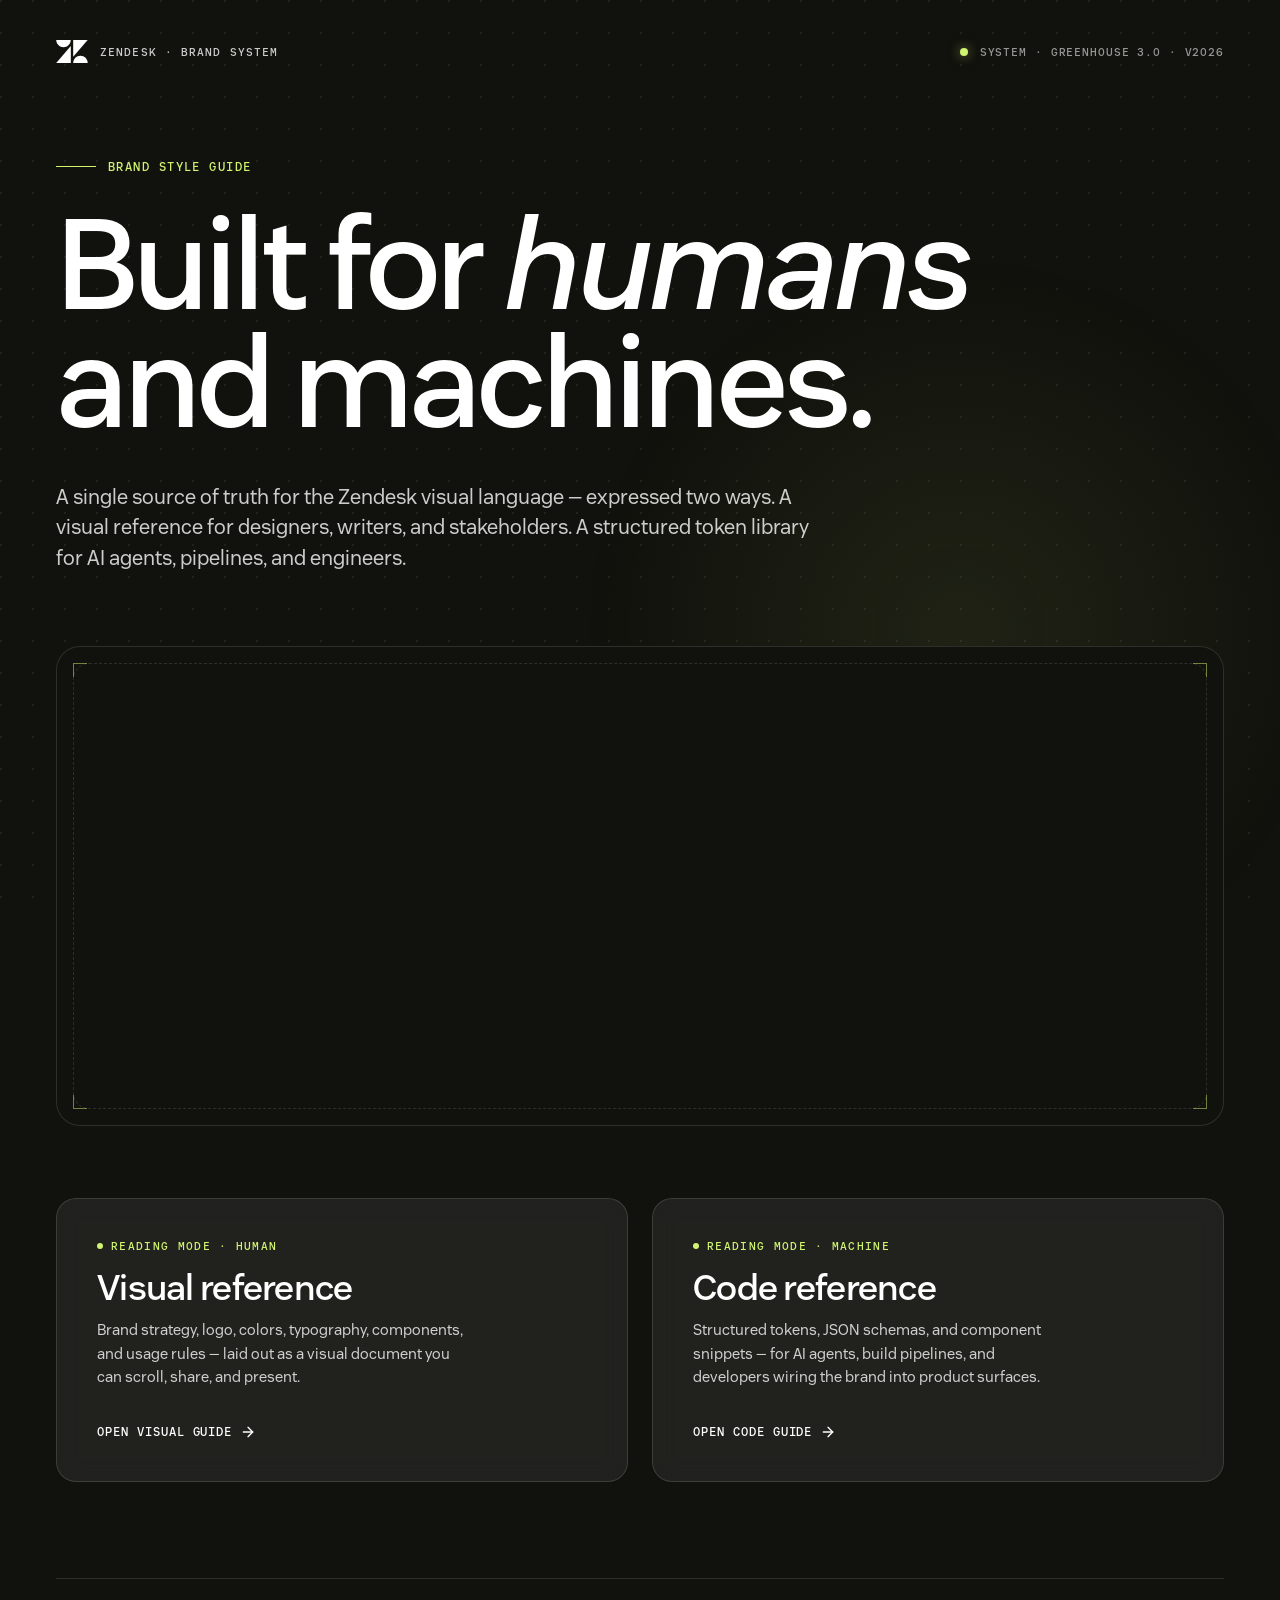
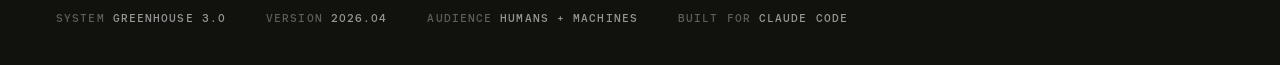
<file: index.html>
<!DOCTYPE html>
<html lang="en">
<head>
    <meta charset="UTF-8">
    <meta name="viewport" content="width=device-width, initial-scale=1.0">
    <title>Zendesk Brand Style Guide</title>
    <style>
        /* ============================================================
           FONTS
           ============================================================ */
        @font-face {
            font-family: 'Zendesk Sans';
            src: url('fonts/zendesk-sans/ZendeskSans-Regular.woff2') format('woff2');
            font-weight: 400;
            font-style: normal;
            font-display: swap;
        }
        @font-face {
            font-family: 'Zendesk Sans';
            src: url('fonts/zendesk-sans/ZendeskSans-Medium.woff2') format('woff2');
            font-weight: 500;
            font-style: normal;
            font-display: swap;
        }
        @font-face {
            font-family: 'Zendesk Sans';
            src: url('fonts/zendesk-sans/ZendeskSans-MediumItalic.woff2') format('woff2');
            font-weight: 500;
            font-style: italic;
            font-display: swap;
        }
        @font-face {
            font-family: 'Zendesk Sans';
            src: url('fonts/zendesk-sans/ZendeskSans-SemiBold.woff2') format('woff2');
            font-weight: 600;
            font-style: normal;
            font-display: swap;
        }
        @font-face {
            font-family: 'Zendesk Mono';
            src: url('fonts/zendesk-mono/ZendeskMono-Regular.woff2') format('woff2');
            font-weight: 400;
            font-style: normal;
            font-display: swap;
        }
        @font-face {
            font-family: 'Zendesk Mono';
            src: url('fonts/zendesk-mono/ZendeskMono-Medium.woff2') format('woff2');
            font-weight: 500;
            font-style: normal;
            font-display: swap;
        }

        /* ============================================================
           TOKENS
           ============================================================ */
        :root {
            --color-licorice: #11110D;
            --color-coconut: #FFFFFF;
            --color-coconut-79: rgba(255, 255, 255, 0.79);
            --color-coconut-56: rgba(255, 255, 255, 0.56);
            --color-coconut-32: rgba(255, 255, 255, 0.32);
            --color-coconut-12: rgba(255, 255, 255, 0.12);
            --color-coconut-7: rgba(255, 255, 255, 0.07);
            --color-matcha: #D1F470;
            --color-matcha-200: #B8DB5C;
            --color-shamrock: #2D4C33;

            --font-sans: 'Zendesk Sans', -apple-system, BlinkMacSystemFont, sans-serif;
            --font-mono: 'Zendesk Mono', ui-monospace, 'SF Mono', Menlo, monospace;

            --s-8: 8px;
            --s-12: 12px;
            --s-16: 16px;
            --s-24: 24px;
            --s-32: 32px;
            --s-40: 40px;
            --s-56: 56px;
            --s-72: 72px;
            --s-96: 96px;
            --s-120: 120px;

            --content-max: 1200px;
        }

        * { margin: 0; padding: 0; box-sizing: border-box; }

        html { scroll-behavior: smooth; }

        body {
            font-family: var(--font-sans);
            background: var(--color-licorice);
            color: var(--color-coconut);
            min-height: 100vh;
            overflow-x: hidden;
            position: relative;
            -webkit-font-smoothing: antialiased;
        }

        /* Fixed dot grid background — echoes machine reference page */
        body::before {
            content: '';
            position: fixed;
            inset: 0;
            background-image: radial-gradient(circle at 1px 1px, var(--color-coconut-7) 1px, transparent 0);
            background-size: 32px 32px;
            pointer-events: none;
            z-index: 0;
        }

        /* Shamrock radial glow bottom-right — echoes machine reference page */
        body::after {
            content: '';
            position: fixed;
            bottom: -20%;
            right: -10%;
            width: 70vw;
            height: 70vw;
            max-width: 1000px;
            max-height: 1000px;
            background: radial-gradient(circle, rgba(209, 244, 112, 0.08) 0%, transparent 60%);
            pointer-events: none;
            z-index: 0;
        }

        /* ============================================================
           LAYOUT
           ============================================================ */
        .page {
            position: relative;
            z-index: 1;
            min-height: 100vh;
            display: flex;
            flex-direction: column;
            padding: var(--s-40) var(--s-56);
        }

        .header {
            display: flex;
            align-items: center;
            justify-content: space-between;
            margin-bottom: var(--s-96);
        }

        .brand {
            display: flex;
            align-items: center;
            gap: var(--s-12);
        }

        .brand__mark {
            width: 32px;
            height: 23px;
        }

        .brand__text {
            font-family: var(--font-mono);
            font-size: 11px;
            font-weight: 500;
            letter-spacing: 0.1em;
            text-transform: uppercase;
            color: var(--color-coconut-79);
        }

        .status {
            display: flex;
            align-items: center;
            gap: var(--s-12);
            font-family: var(--font-mono);
            font-size: 11px;
            font-weight: 500;
            letter-spacing: 0.08em;
            text-transform: uppercase;
            color: var(--color-coconut-56);
        }

        .status__dot {
            width: 8px;
            height: 8px;
            border-radius: 50%;
            background: var(--color-matcha);
            box-shadow: 0 0 12px rgba(209, 244, 112, 0.6);
            animation: pulse 2s ease-in-out infinite;
        }

        @keyframes pulse {
            0%, 100% { opacity: 1; }
            50% { opacity: 0.4; }
        }

        .hero {
            flex: 1;
            display: flex;
            flex-direction: column;
            justify-content: center;
            max-width: var(--content-max);
            margin: 0 auto;
            width: 100%;
        }

        .hero__supertitle {
            font-family: var(--font-mono);
            font-size: 12px;
            font-weight: 500;
            letter-spacing: 0.12em;
            text-transform: uppercase;
            color: var(--color-matcha);
            margin-bottom: var(--s-32);
            display: flex;
            align-items: center;
            gap: var(--s-12);
        }

        .hero__supertitle::before {
            content: '';
            width: 40px;
            height: 1px;
            background: var(--color-matcha);
        }

        .hero__title {
            font-family: var(--font-sans);
            font-size: clamp(64px, 10vw, 140px);
            font-weight: 500;
            line-height: 0.92;
            letter-spacing: -0.03em;
            margin-bottom: var(--s-40);
            max-width: 14ch;
        }

        .hero__title em {
            font-style: italic;
            font-weight: 400;
        }

        .hero__lede {
            font-size: clamp(18px, 1.6vw, 22px);
            font-weight: 400;
            line-height: 1.5;
            color: var(--color-coconut-79);
            max-width: 58ch;
            margin-bottom: var(--s-72);
        }

        /* ============================================================
           MOTION PLACEHOLDER — drop a video/Lottie/image here later
           ============================================================ */
        .motion {
            position: relative;
            width: 100%;
            aspect-ratio: 21 / 9;
            max-height: 480px;
            border-radius: 24px;
            overflow: hidden;
            background: var(--color-licorice);
            border: 1px solid var(--color-coconut-12);
            margin-bottom: var(--s-72);
            display: flex;
            align-items: center;
            justify-content: center;
        }

        /* When a video or img is dropped in, it fills the slot */
        .motion video,
        .motion img,
        .motion iframe {
            position: absolute;
            inset: 0;
            width: 100%;
            height: 100%;
            object-fit: cover;
            display: block;
        }

        /* Placeholder content — hide this once real asset is added by adding .motion--loaded */
        .motion__placeholder {
            position: relative;
            display: flex;
            flex-direction: column;
            align-items: center;
            gap: var(--s-24);
            z-index: 1;
        }

        .motion--loaded .motion__placeholder { display: none; }

        .motion__frame {
            position: absolute;
            inset: var(--s-16);
            border: 1px dashed var(--color-coconut-12);
            border-radius: 16px;
            pointer-events: none;
        }

        .motion__corner {
            position: absolute;
            width: 14px;
            height: 14px;
            border: 1px solid var(--color-matcha);
            opacity: 0.5;
        }
        .motion__corner--tl { top: var(--s-16); left: var(--s-16); border-right: 0; border-bottom: 0; }
        .motion__corner--tr { top: var(--s-16); right: var(--s-16); border-left: 0; border-bottom: 0; }
        .motion__corner--bl { bottom: var(--s-16); left: var(--s-16); border-right: 0; border-top: 0; }
        .motion__corner--br { bottom: var(--s-16); right: var(--s-16); border-left: 0; border-top: 0; }

        .motion__pulse {
            width: 80px;
            height: 80px;
            border-radius: 50%;
            background: rgba(209, 244, 112, 0.1);
            display: flex;
            align-items: center;
            justify-content: center;
            position: relative;
        }

        .motion__pulse::before,
        .motion__pulse::after {
            content: '';
            position: absolute;
            inset: 0;
            border-radius: 50%;
            border: 1px solid var(--color-matcha);
            animation: ring 2.4s ease-out infinite;
        }
        .motion__pulse::after {
            animation-delay: 1.2s;
        }

        @keyframes ring {
            0% { transform: scale(0.9); opacity: 0.8; }
            100% { transform: scale(1.8); opacity: 0; }
        }

        .motion__pulse svg {
            width: 28px;
            height: 28px;
            fill: var(--color-matcha);
            position: relative;
            z-index: 1;
        }

        .motion__label {
            font-family: var(--font-mono);
            font-size: 11px;
            font-weight: 500;
            letter-spacing: 0.12em;
            text-transform: uppercase;
            color: var(--color-coconut-56);
            text-align: center;
        }

        .motion__label strong {
            color: var(--color-matcha);
            font-weight: 500;
            display: block;
            margin-bottom: 4px;
        }

        /* ============================================================
           ROUTE CARDS
           ============================================================ */
        .routes {
            display: grid;
            grid-template-columns: 1fr 1fr;
            gap: var(--s-24);
            margin-bottom: var(--s-96);
        }

        .route {
            position: relative;
            display: block;
            padding: var(--s-40);
            border-radius: 20px;
            text-decoration: none;
            color: inherit;
            border: 1px solid var(--color-coconut-12);
            background: var(--color-coconut-7);
            backdrop-filter: blur(12px);
            -webkit-backdrop-filter: blur(12px);
            transition: border-color 0.2s ease, transform 0.2s ease, background 0.2s ease;
            overflow: hidden;
        }

        .route::after {
            content: '';
            position: absolute;
            inset: 0;
            background: radial-gradient(circle at 80% 0%, rgba(209, 244, 112, 0.12), transparent 60%);
            opacity: 0;
            transition: opacity 0.3s ease;
            pointer-events: none;
        }

        .route:hover {
            border-color: var(--color-matcha);
            transform: translateY(-2px);
        }

        .route:hover::after {
            opacity: 1;
        }

        .route__tag {
            font-family: var(--font-mono);
            font-size: 11px;
            font-weight: 500;
            letter-spacing: 0.12em;
            text-transform: uppercase;
            color: var(--color-matcha);
            margin-bottom: var(--s-16);
            display: flex;
            align-items: center;
            gap: var(--s-8);
        }

        .route__tag::before {
            content: '';
            width: 6px;
            height: 6px;
            border-radius: 50%;
            background: var(--color-matcha);
        }

        .route__title {
            font-size: 36px;
            font-weight: 500;
            line-height: 1.05;
            letter-spacing: -0.02em;
            margin-bottom: var(--s-12);
        }

        .route__desc {
            font-size: 15px;
            line-height: 1.55;
            color: var(--color-coconut-79);
            margin-bottom: var(--s-32);
            max-width: 42ch;
        }

        .route__cta {
            display: inline-flex;
            align-items: center;
            gap: var(--s-8);
            font-family: var(--font-mono);
            font-size: 12px;
            font-weight: 500;
            letter-spacing: 0.08em;
            text-transform: uppercase;
            color: var(--color-coconut);
        }

        .route__cta svg {
            width: 16px;
            height: 16px;
            transition: transform 0.2s ease;
        }

        .route:hover .route__cta svg {
            transform: translateX(4px);
        }

        /* ============================================================
           FOOTER META
           ============================================================ */
        .meta {
            display: flex;
            flex-wrap: wrap;
            gap: var(--s-40);
            padding-top: var(--s-32);
            border-top: 1px solid var(--color-coconut-12);
            font-family: var(--font-mono);
            font-size: 11px;
            font-weight: 500;
            letter-spacing: 0.1em;
            text-transform: uppercase;
            color: var(--color-coconut-56);
        }

        .meta__item {
            display: flex;
            gap: var(--s-8);
        }

        .meta__label {
            color: var(--color-coconut-32);
        }

        /* ============================================================
           RESPONSIVE
           ============================================================ */
        @media (max-width: 900px) {
            .page { padding: var(--s-32) var(--s-32); }
            .header { margin-bottom: var(--s-72); }
            .routes { grid-template-columns: 1fr; }
            .route__title { font-size: 28px; }
            .motion { aspect-ratio: 16 / 10; }
        }

        @media (max-width: 560px) {
            .page { padding: var(--s-24); }
            .status span:not(.status__dot) { display: none; }
            .hero__lede { font-size: 16px; }
            .route { padding: var(--s-32) var(--s-24); }
            .meta { gap: var(--s-24); }
        }
    </style>
</head>
<body>
    <div class="page">
        <!-- HEADER -->
        <header class="header">
            <div class="brand">
                <svg class="brand__mark" viewBox="0 0 144 105" fill="none" xmlns="http://www.w3.org/2000/svg">
                    <path d="M77.4095 104.5C77.5392 86.3085 92.3259 71.6016 110.548 71.6016C128.77 71.6016 143.556 86.3085 143.686 104.5L77.4095 104.5Z" fill="#FFFFFF"/>
                    <path d="M143.5 0H77.5V77L143.5 0Z" fill="#FFFFFF"/>
                    <path d="M66.2766 0C66.1468 18.1914 51.3605 32.8983 33.1385 32.8984C14.9165 32.8984 0.12976 18.1915 0 0L66.2766 0Z" fill="#FFFFFF"/>
                    <path d="M0 104.5L66.5 104.5L66.5 27.5L0 104.5Z" fill="#FFFFFF"/>
                </svg>
                <div class="brand__text">Zendesk · Brand System</div>
            </div>
            <div class="status">
                <span class="status__dot"></span>
                <span>System · Greenhouse 3.0 · v2026</span>
            </div>
        </header>

        <!-- HERO -->
        <main class="hero">
            <div class="hero__supertitle">Brand Style Guide</div>
            <h1 class="hero__title">Built for <em>humans</em> and machines.</h1>
            <p class="hero__lede">A single source of truth for the Zendesk visual language — expressed two ways. A visual reference for designers, writers, and stakeholders. A structured token library for AI agents, pipelines, and engineers.</p>

            <!-- MOTION PLACEHOLDER
                 To replace with real asset:
                 1. Add a <video autoplay muted loop playsinline> or <img> inside .motion
                 2. Add class "motion--loaded" to the .motion element to hide the placeholder
            -->
            <div class="motion motion--loaded" id="motion-slot">
                <video autoplay muted loop playsinline>
                    <source src="logo-expand.mp4" type="video/mp4">
                </video>
                <div class="motion__frame"></div>
                <div class="motion__corner motion__corner--tl"></div>
                <div class="motion__corner motion__corner--tr"></div>
                <div class="motion__corner motion__corner--bl"></div>
                <div class="motion__corner motion__corner--br"></div>
            </div>

            <!-- ROUTES -->
            <div class="routes">
                <a href="zendesk-brand-visual-reference.html" class="route">
                    <div class="route__tag">Reading Mode · Human</div>
                    <h2 class="route__title">Visual reference</h2>
                    <p class="route__desc">Brand strategy, logo, colors, typography, components, and usage rules — laid out as a visual document you can scroll, share, and present.</p>
                    <span class="route__cta">
                        Open visual guide
                        <svg viewBox="0 0 24 24" fill="none" stroke="currentColor" stroke-width="2" stroke-linecap="round" stroke-linejoin="round">
                            <line x1="5" y1="12" x2="19" y2="12"/>
                            <polyline points="12 5 19 12 12 19"/>
                        </svg>
                    </span>
                </a>

                <a href="zendesk-brand-code-reference.html" class="route">
                    <div class="route__tag">Reading Mode · Machine</div>
                    <h2 class="route__title">Code reference</h2>
                    <p class="route__desc">Structured tokens, JSON schemas, and component snippets — for AI agents, build pipelines, and developers wiring the brand into product surfaces.</p>
                    <span class="route__cta">
                        Open code guide
                        <svg viewBox="0 0 24 24" fill="none" stroke="currentColor" stroke-width="2" stroke-linecap="round" stroke-linejoin="round">
                            <line x1="5" y1="12" x2="19" y2="12"/>
                            <polyline points="12 5 19 12 12 19"/>
                        </svg>
                    </span>
                </a>
            </div>

            <!-- META -->
            <div class="meta">
                <div class="meta__item"><span class="meta__label">System</span><span>Greenhouse 3.0</span></div>
                <div class="meta__item"><span class="meta__label">Version</span><span>2026.04</span></div>
                <div class="meta__item"><span class="meta__label">Audience</span><span>Humans + Machines</span></div>
                <div class="meta__item"><span class="meta__label">Built for</span><span>Claude Code</span></div>
            </div>
        </main>
    </div>
</body>
</html>
</file>
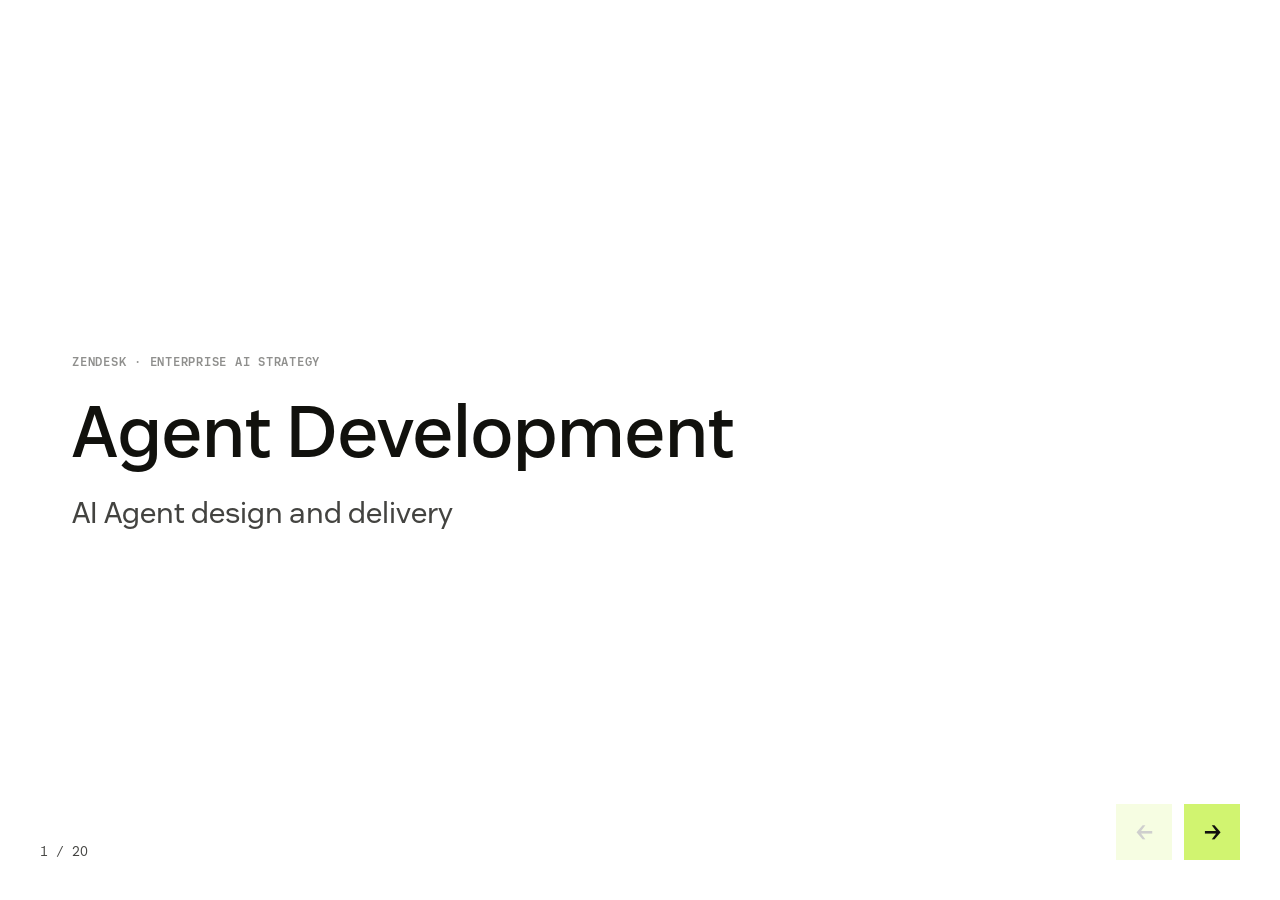
<file: agent-development-presentation.html>
<!DOCTYPE html>
<html lang="en">
<head>
    <meta charset="UTF-8">
    <meta name="viewport" content="width=device-width, initial-scale=1.0">
    <title>Agent Development - Zendesk</title>
    <style>
        /* ===== FONT FACE DECLARATIONS ===== */
        @font-face {
            font-family: 'Zendesk Sans';
            src: url('fonts/zendesk-sans/ZendeskSans-Light.woff2') format('woff2');
            font-weight: 300;
            font-style: normal;
        }

        @font-face {
            font-family: 'Zendesk Sans';
            src: url('fonts/zendesk-sans/ZendeskSans-Regular.woff2') format('woff2');
            font-weight: 400;
            font-style: normal;
        }

        @font-face {
            font-family: 'Zendesk Sans';
            src: url('fonts/zendesk-sans/ZendeskSans-Medium.woff2') format('woff2');
            font-weight: 500;
            font-style: normal;
        }

        @font-face {
            font-family: 'Zendesk Sans';
            src: url('fonts/zendesk-sans/ZendeskSans-SemiBold.woff2') format('woff2');
            font-weight: 600;
            font-style: normal;
        }

        @font-face {
            font-family: 'Zendesk Sans';
            src: url('fonts/zendesk-sans/ZendeskSans-Bold.woff2') format('woff2');
            font-weight: 700;
            font-style: normal;
        }

        @font-face {
            font-family: 'Zendesk Mono';
            src: url('fonts/zendesk-mono/ZendeskMono-Regular.woff2') format('woff2');
            font-weight: 400;
            font-style: normal;
        }

        @font-face {
            font-family: 'Zendesk Mono';
            src: url('fonts/zendesk-mono/ZendeskMono-SemiBold.woff2') format('woff2');
            font-weight: 600;
            font-style: normal;
        }

        /* ===== ZENDESK DESIGN TOKENS ===== */
        :root {
            --color-coconut: #FFFFFF;
            --color-licorice: #11110D;
            --color-matcha: #D1F470;
            --color-sesame: #F5F5F2;
            --color-sesame-200: #E5E5E2;
            --color-licorice-79: rgba(17, 17, 13, 0.79);
            --color-licorice-47: rgba(17, 17, 13, 0.47);
            --color-licorice-18: rgba(17, 17, 13, 0.18);
            --color-licorice-11: rgba(17, 17, 13, 0.11);
            --color-licorice-5: rgba(17, 17, 13, 0.05);

            --spacer-16: 16px;
            --spacer-24: 24px;
            --spacer-40: 40px;
            --spacer-56: 56px;
            --spacer-72: 72px;
            --spacer-96: 96px;

            --font-family: 'Zendesk Sans', -apple-system, BlinkMacSystemFont, 'Segoe UI', sans-serif;
            --font-mono: 'Zendesk Mono', 'Courier New', monospace;
        }

        * {
            margin: 0;
            padding: 0;
            box-sizing: border-box;
        }

        body {
            font-family: var(--font-family);
            background: var(--color-coconut);
            color: var(--color-licorice);
            overflow: hidden;
        }

        /* ===== SLIDE CONTAINER ===== */
        .presentation {
            width: 100vw;
            height: 100vh;
            position: relative;
        }

        .slide {
            width: 100%;
            height: 100%;
            position: absolute;
            top: 0;
            left: 0;
            display: none;
            padding: var(--spacer-96) var(--spacer-72);
            background: var(--color-coconut);
        }

        .slide.active {
            display: flex;
            flex-direction: column;
            justify-content: center;
        }

        /* Dark slide variant */
        .slide-dark {
            background: var(--color-licorice);
            color: var(--color-coconut);
        }

        /* ===== TYPOGRAPHY ===== */
        h1 {
            font-size: 72px;
            font-weight: 500;
            line-height: 1.1;
            margin-bottom: var(--spacer-24);
            color: inherit;
        }

        h2 {
            font-size: 42px;
            font-weight: 500;
            line-height: 1.15;
            margin-bottom: var(--spacer-24);
            color: inherit;
        }

        h3 {
            font-size: 30px;
            font-weight: 500;
            line-height: 1.15;
            margin-bottom: var(--spacer-16);
            color: inherit;
        }

        h4 {
            font-size: 21px;
            font-weight: 500;
            line-height: 1.25;
            margin-bottom: var(--spacer-16);
            color: inherit;
        }

        p {
            font-size: 21px;
            font-weight: 400;
            line-height: 1.25;
            margin-bottom: var(--spacer-16);
            color: inherit;
        }

        .subtitle {
            font-size: 30px;
            font-weight: 400;
            line-height: 1.15;
            color: var(--color-licorice-79);
        }

        .slide-dark .subtitle {
            color: var(--color-matcha);
        }

        .supertitle {
            font-family: var(--font-mono);
            font-size: 12px;
            font-weight: 600;
            letter-spacing: 0.75px;
            text-transform: uppercase;
            margin-bottom: var(--spacer-24);
            color: var(--color-licorice-47);
        }

        .slide-dark .supertitle {
            color: var(--color-matcha);
        }

        /* ===== LISTS ===== */
        ul, ol {
            margin-left: var(--spacer-24);
            margin-bottom: var(--spacer-24);
        }

        li {
            font-size: 21px;
            line-height: 1.5;
            margin-bottom: 12px;
            color: inherit;
        }

        li ul, li ol {
            margin-top: 12px;
            margin-bottom: 0;
        }

        li li {
            font-size: 18px;
        }

        /* ===== LINKS ===== */
        a {
            color: var(--color-licorice);
            text-decoration: underline;
            text-decoration-color: var(--color-matcha);
            text-decoration-thickness: 2px;
            text-underline-offset: 3px;
            transition: all 0.2s;
        }

        a:hover {
            background-color: var(--color-matcha);
            text-decoration: none;
        }

        .slide-dark a {
            color: var(--color-matcha);
            text-decoration-color: var(--color-matcha);
        }

        .slide-dark a:hover {
            color: var(--color-licorice);
            background-color: var(--color-matcha);
        }

        /* ===== TWO COLUMN LAYOUT ===== */
        .two-column {
            display: grid;
            grid-template-columns: 1fr 1fr;
            gap: var(--spacer-72);
        }

        .column h3 {
            margin-bottom: var(--spacer-16);
        }

        .column p {
            font-size: 18px;
            line-height: 1.45;
        }

        /* ===== THREE COLUMN LAYOUT ===== */
        .three-column {
            display: grid;
            grid-template-columns: repeat(3, 1fr);
            gap: var(--spacer-40);
        }

        .book h4 {
            font-size: 18px;
            margin-bottom: 12px;
        }

        .book p, .book li {
            font-size: 15px;
            line-height: 1.45;
        }

        .book-title {
            text-decoration: underline;
            text-decoration-color: var(--color-matcha);
            text-decoration-thickness: 2px;
            margin-bottom: 12px;
            display: inline-block;
        }

        /* ===== CODE BLOCKS ===== */
        pre {
            background: var(--color-licorice);
            color: var(--color-coconut);
            padding: var(--spacer-24);
            border-radius: 2px;
            overflow-x: auto;
            font-family: var(--font-mono);
            font-size: 13px;
            line-height: 1.6;
            margin-bottom: var(--spacer-24);
        }

        code {
            font-family: var(--font-mono);
            font-size: 13px;
        }

        /* ===== ACCENT BOX ===== */
        .accent-box {
            background: var(--color-sesame);
            padding: var(--spacer-40);
            border-radius: 2px;
            margin-bottom: var(--spacer-24);
        }

        .accent-box p {
            font-size: 18px;
        }

        /* ===== NAVIGATION ===== */
        .nav {
            position: fixed;
            bottom: var(--spacer-40);
            right: var(--spacer-40);
            display: flex;
            gap: 12px;
            z-index: 1000;
        }

        .nav-button {
            width: 56px;
            height: 56px;
            border: none;
            background: var(--color-matcha);
            color: var(--color-licorice);
            font-size: 24px;
            font-weight: 600;
            cursor: pointer;
            transition: all 0.2s;
            font-family: var(--font-family);
        }

        .nav-button:hover:not(:disabled) {
            background: var(--color-licorice);
            color: var(--color-matcha);
        }

        .nav-button:disabled {
            opacity: 0.2;
            cursor: not-allowed;
        }

        /* ===== COUNTER ===== */
        .counter {
            position: fixed;
            bottom: var(--spacer-40);
            left: var(--spacer-40);
            font-family: var(--font-mono);
            font-size: 13px;
            color: var(--color-licorice-79);
        }
    </style>
</head>
<body>
    <div class="presentation">

        <!-- Slide 1: Title -->
        <section class="slide active">
            <div class="supertitle">Zendesk · Enterprise AI Strategy</div>
            <h1>Agent Development</h1>
            <p class="subtitle">AI Agent design and delivery</p>
        </section>

        <!-- Slide 2: Speaker -->
        <section class="slide">
            <h2>Daniel Watrous</h2>
            <p class="subtitle">Sr. Principal, Enterprise AI Strategy</p>
            <p><a href="https://software.danielwatrous.com/">software.danielwatrous.com</a></p>
        </section>

        <!-- Slide 3: Agenda -->
        <section class="slide">
            <h2>Agenda</h2>
            <ul>
                <li>What is an Agent?</li>
                <li>Linear vs. Non-linear</li>
                <li>Don't be unoriginal</li>
                <li>Expectation and iteration</li>
                <li>Agent Flow</li>
                <li>Platforms, libraries, approaches, etc.</li>
                <li>Triggers & Autonomy</li>
                <li>Build your first agent</li>
                <li>Survey :)</li>
            </ul>
        </section>

        <!-- Slide 4: What is an Agent? -->
        <section class="slide">
            <h2>What is an Agent?<br>(The Historical Context)</h2>
            <ul>
                <li>The Etymology of "Agency": In 2020 (pre-gen AI), an "agent" was a representative (like a real estate or travel agent) <strong>authorized to act on behalf of a principal</strong>.</li>
                <li>The "New Hire / Intern" Mental Model:
                    <ul>
                        <li>Start by thinking about the agent as a human and write a <strong>Job Description</strong> (System Prompt) and a <strong>Scope of Authority</strong> (Tools).</li>
                        <li>They are capable, but lack your specific "company knowledge" and other nuances of how to perform and evaluate work.</li>
                    </ul>
                </li>
                <li>Core Concept: AI as a delegated representative with <strong>accountability</strong> and methods for measuring success or reporting outcomes for external <strong>measurement of success</strong></li>
                <li><strong>You are the principal!</strong></li>
            </ul>
        </section>

        <!-- Slide 5: Psychology -->
        <section class="slide">
            <h2>Does psychology apply to AI?</h2>
            <div class="two-column">
                <div class="column">
                    <h4>Priming</h4>
                    <p><strong>Priming</strong> in psychology is the unconscious, implicit memory process where exposure to a stimulus (word, image, scent) influences responses to later stimuli.</p>
                    <p><strong>How to use:</strong> Mention a person, technology, approach or to activate related parts of the LLM "brain".</p>
                    <p><strong>Example:</strong> In the style of Zig Ziglar, give me a brief motivational email to my sales team.</p>
                    <p><a href="https://en.wikipedia.org/wiki/Priming_(psychology)">Learn more</a></p>
                </div>
                <div class="column">
                    <h4>The IKEA effect</h4>
                    <p><strong>The IKEA effect</strong> is a cognitive bias where people disproportionately value, love, or overpay for products they partially created or assembled themselves.</p>
                    <p><strong>How this factors in:</strong> When we use AI to build tools, there is an increased tendency to value our tool/application disproportionately higher than other tools.</p>
                    <p><a href="https://www.hbs.edu/ris/Publication%20Files/11-091.pdf">Learn more</a></p>
                </div>
            </div>
        </section>

        <!-- Slide 6: Books -->
        <section class="slide">
            <h3>Book Break (How to approach AI thinking)</h3>
            <div class="three-column">
                <div class="book">
                    <h4 class="book-title">Thinking, Fast and Slow</h4>
                    <p>Daniel Kahneman explains two systems our brain uses to operate in the world, as well as how bias and confidence work. There is significant overlap when exploring AI solutions.</p>
                </div>
                <div class="book">
                    <h4 class="book-title">Genius Makers</h4>
                    <p>Easy to follow non-technical history of how we got to where we are with AI today. This leads to a more nuanced and accurate understanding of what AI is actually doing.</p>
                </div>
                <div class="book">
                    <h4 class="book-title">The E-Myth Revisited</h4>
                    <p>The three personas Gerber presents are Technician, Manager and Entrepreneur. The Technician and Manager roles are a good target for AI adoption.</p>
                </div>
            </div>
        </section>

        <!-- Slide 7: Linear vs Non-linear -->
        <section class="slide">
            <h2>Linear vs. Non-linear</h2>
            <ul>
                <li>By default, humans tend to think in linear ways
                    <ul>
                        <li>E.g. Do X and Y to product outcome Z</li>
                    </ul>
                </li>
                <li>Many AI projects are focused on existing linear processes and simply try to replace the human with AI without rationalizing the process</li>
                <li>Non-linear starts with the business outcome and focuses on the strengths of AI to reimagine processes</li>
                <li>Humans don't scale well, but AI can</li>
            </ul>
        </section>

        <!-- Slide 8: Example -->
        <section class="slide">
            <h3>Example: Review Closed Cases</h3>
            <p style="margin-bottom: var(--spacer-40);">Existing workflow: Supervisors views report of all cases with a 1 or 2 star rating and escalates where needed.</p>
            <div class="two-column">
                <div class="column">
                    <h4>Linear</h4>
                    <ul>
                        <li>Have AI read the report and evaluate the cases for escalation</li>
                        <li>Generate new report for escalations</li>
                    </ul>
                </div>
                <div class="column">
                    <h4>Non-linear</h4>
                    <ul>
                        <li>Let AI review every case, regardless of user rating</li>
                        <li>Assess for alignment of rating and user sentiment and duration or other metrics</li>
                        <li>For each case where there is misalignment or need for escalation, an agent can reopen and assign the case</li>
                    </ul>
                </div>
            </div>
        </section>

        <!-- Slide 9: Be Original -->
        <section class="slide">
            <h2>Be original</h2>
            <div class="two-column">
                <div class="column">
                    <p>Use AI to generate slides. This is very common and makes sense where slides are needed.</p>
                    <p><strong>Output:</strong> 16x9 slides</p>
                </div>
                <div class="column">
                    <p>Use AI to generate highly visual, interactive and AI-infused interfaces that can be used to present and collaborate with others.</p>
                    <p><strong>Output:</strong> An AI coded UI with rich visualizations and interactive elements, including AI interactions</p>
                </div>
            </div>
        </section>

        <!-- Slide 10: Expectation -->
        <section class="slide">
            <h2>Expectation and Iteration</h2>
            <p><a href="https://software.danielwatrous.com/ai-are-we-holding-it-to-unrealistic-standards/">software.danielwatrous.com/ai-are-we-holding-it-to-unrealistic-standards/</a></p>
            <div class="accent-box" style="margin-top: var(--spacer-40);">
                <p>Visual comparison: realistic vs. unrealistic expectations<br>(Photo showing contrast between realistic and illustrated person)</p>
            </div>
        </section>

        <!-- Slide 11: No-code Options -->
        <section class="slide">
            <h2>No-code Agent Options</h2>
            <div class="two-column">
                <div class="column">
                    <p><strong>Gemini:</strong> <a href="https://gemini.google.com">gemini.google.com</a></p>
                    <p>VPN: Not required</p>
                </div>
                <div class="column">
                    <p><strong>ChatGPT + others:</strong><br><a href="https://chatgpt-libre.zende.sk/c/new">chatgpt-libre.zende.sk/c/new</a></p>
                    <p>VPN: Required</p>
                </div>
            </div>
        </section>

        <!-- Slide 12: Agent Flow -->
        <section class="slide">
            <h2>Agent Flow</h2>
            <div class="accent-box" style="margin-top: var(--spacer-40);">
                <p>Agent flow diagram: User → Agent (with numbered steps 1-7) → LLM, Tool, MCP, and sub-Agent</p>
            </div>
            <p><a href="https://google.github.io/adk-docs/runtime/#how-it-works-a-simplified-invocation">google.github.io/adk-docs/runtime</a></p>
        </section>

        <!-- Slide 13: Data flow no-code -->
        <section class="slide">
            <h2>Data flow for no-code agents</h2>
            <div class="accent-box" style="margin-top: var(--spacer-40);">
                <p>Data flow diagram:<br>User manually fetches data → Input Data → Agent → Output Data</p>
            </div>
        </section>

        <!-- Slide 14: Data flow code -->
        <section class="slide">
            <h2>Data flow for low/high-code agents</h2>
            <div class="accent-box" style="margin-top: var(--spacer-40);">
                <p>Enhanced data flow diagram:<br>Agent can fetch from Input Data, User gives to Agent, Agent generates processed data, Agent can fetch/action on Output Data</p>
            </div>
        </section>

        <!-- Slide 15: Build a Gem -->
        <section class="slide slide-dark">
            <h1>Let's build a Gem (Agent)</h1>
        </section>

        <!-- Slide 16: Platforms -->
        <section class="slide">
            <h2>Platforms, libraries, approaches, etc.</h2>
            <ul>
                <li>Google ADK: <a href="https://google.github.io/adk-docs/">google.github.io/adk-docs/</a></li>
                <li>Genkit: <a href="https://genkit.dev/">genkit.dev/</a></li>
                <li>LangChain: <a href="https://docs.langchain.com/oss/python/langchain/agents">docs.langchain.com/oss/python/langchain/agents</a></li>
                <li>LangGraph: <a href="https://www.langchain.com/langgraph">langchain.com/langgraph</a></li>
                <li>CrewAI: <a href="https://docs.crewai.com/en/concepts/agents">docs.crewai.com/en/concepts/agents</a></li>
            </ul>
            <p style="margin-top: var(--spacer-24);">These are all pretty new, so it's early to pick a winner. Look for capital and ability to invest long term or activity level of the community.</p>
        </section>

        <!-- Slide 17: Triggers -->
        <section class="slide">
            <h2>Triggers & Autonomy</h2>
            <ul>
                <li>Agents are often deployed as any other application: API (REST), but sometimes use a specific protocol.</li>
                <li>Agents can be executed by: CRON, infinite loop, polling, subscribing, direct API call, CLI, application initiated, etc.
                    <ul>
                        <li>Going back to the intern analogy, you might: email, chat, call, text, stop by, etc.</li>
                        <li>An agent may use the above methods to trigger another sub-agent</li>
                    </ul>
                </li>
                <li>"Autonomous" agents will STILL be called in one of the above ways</li>
            </ul>
        </section>

        <!-- Slide 18: Build First Agent -->
        <section class="slide">
            <h2>Build your first agent</h2>
            <ul>
                <li>Assumptions for this agent:
                    <ul>
                        <li>Connected to Palo VPN</li>
                        <li>Use OpenAI token from <a href="https://ai-gateway.zende.sk/tokens">ai-gateway.zende.sk/tokens</a></li>
                        <li>Use Google ADK</li>
                        <li>Use Docker (can run locally if you want to)</li>
                    </ul>
                </li>
                <li>Follow the build tutorials: <a href="https://google.github.io/adk-docs/get-started/python/">google.github.io/adk-docs/get-started/python/</a></li>
            </ul>
        </section>

        <!-- Slide 19: Docker Command -->
        <section class="slide">
            <h3>Build your first agent... continued</h3>
            <pre><code>docker run -it --rm \
  --name adk-workshop-gateway \
  -p 8000:8000 \
  -v "$(pwd):/app" \
  -w /app \
  -e OPENAI_API_KEY="your_gateway_api_key_or_token" \
  -e OPENAI_API_BASE="https://ai-gateway.zende.sk/v1" \
  python:3.11 \
  bash -c "pip install google-adk litellm openai && bash"</code></pre>
        </section>

        <!-- Slide 20: Python Code -->
        <section class="slide">
            <h3>Build your first agent... continued</h3>
            <pre><code>import os
from google.adk.agents.llm_agent import Agent
from google.adk.models.lite_llm import LiteLlm

# 1. Configure the model to use the Zendesk Gateway
model = LiteLlm(
    model='openai/gpt-4o',
    api_base=os.getenv("OPENAI_API_BASE"),
    api_key=os.getenv("OPENAI_API_KEY")
)

# 2. Mock tool implementation
def get_current_time(city: str) -> dict:
    """Returns the current time in a specified city."""
    return {"status": "success", "city": city, "time": "12:30 AM"}

# 3. Initialize the Agent
root_agent = Agent(
    model=model,
    name='root_agent',
    description="Tells the current time in a specified city.",
    instructions="You are a helpful assistant.",
    tools=[get_current_time],
)</code></pre>
        </section>

    </div>

    <!-- Navigation -->
    <div class="nav">
        <button class="nav-button" id="prevBtn">←</button>
        <button class="nav-button" id="nextBtn">→</button>
    </div>

    <!-- Counter -->
    <div class="counter">
        <span id="currentSlide">1</span> / 20
    </div>

    <script>
        let currentSlide = 0;
        const slides = document.querySelectorAll('.slide');
        const prevBtn = document.getElementById('prevBtn');
        const nextBtn = document.getElementById('nextBtn');
        const currentSlideSpan = document.getElementById('currentSlide');

        function showSlide(n) {
            slides[currentSlide].classList.remove('active');
            currentSlide = n;
            slides[currentSlide].classList.add('active');
            currentSlideSpan.textContent = currentSlide + 1;

            prevBtn.disabled = currentSlide === 0;
            nextBtn.disabled = currentSlide === slides.length - 1;
        }

        prevBtn.addEventListener('click', () => {
            if (currentSlide > 0) showSlide(currentSlide - 1);
        });

        nextBtn.addEventListener('click', () => {
            if (currentSlide < slides.length - 1) showSlide(currentSlide + 1);
        });

        document.addEventListener('keydown', (e) => {
            if (e.key === 'ArrowLeft' && currentSlide > 0) {
                showSlide(currentSlide - 1);
            } else if ((e.key === 'ArrowRight' || e.key === ' ') && currentSlide < slides.length - 1) {
                e.preventDefault();
                showSlide(currentSlide + 1);
            }
        });

        showSlide(0);
    </script>
</body>
</html>
</file>
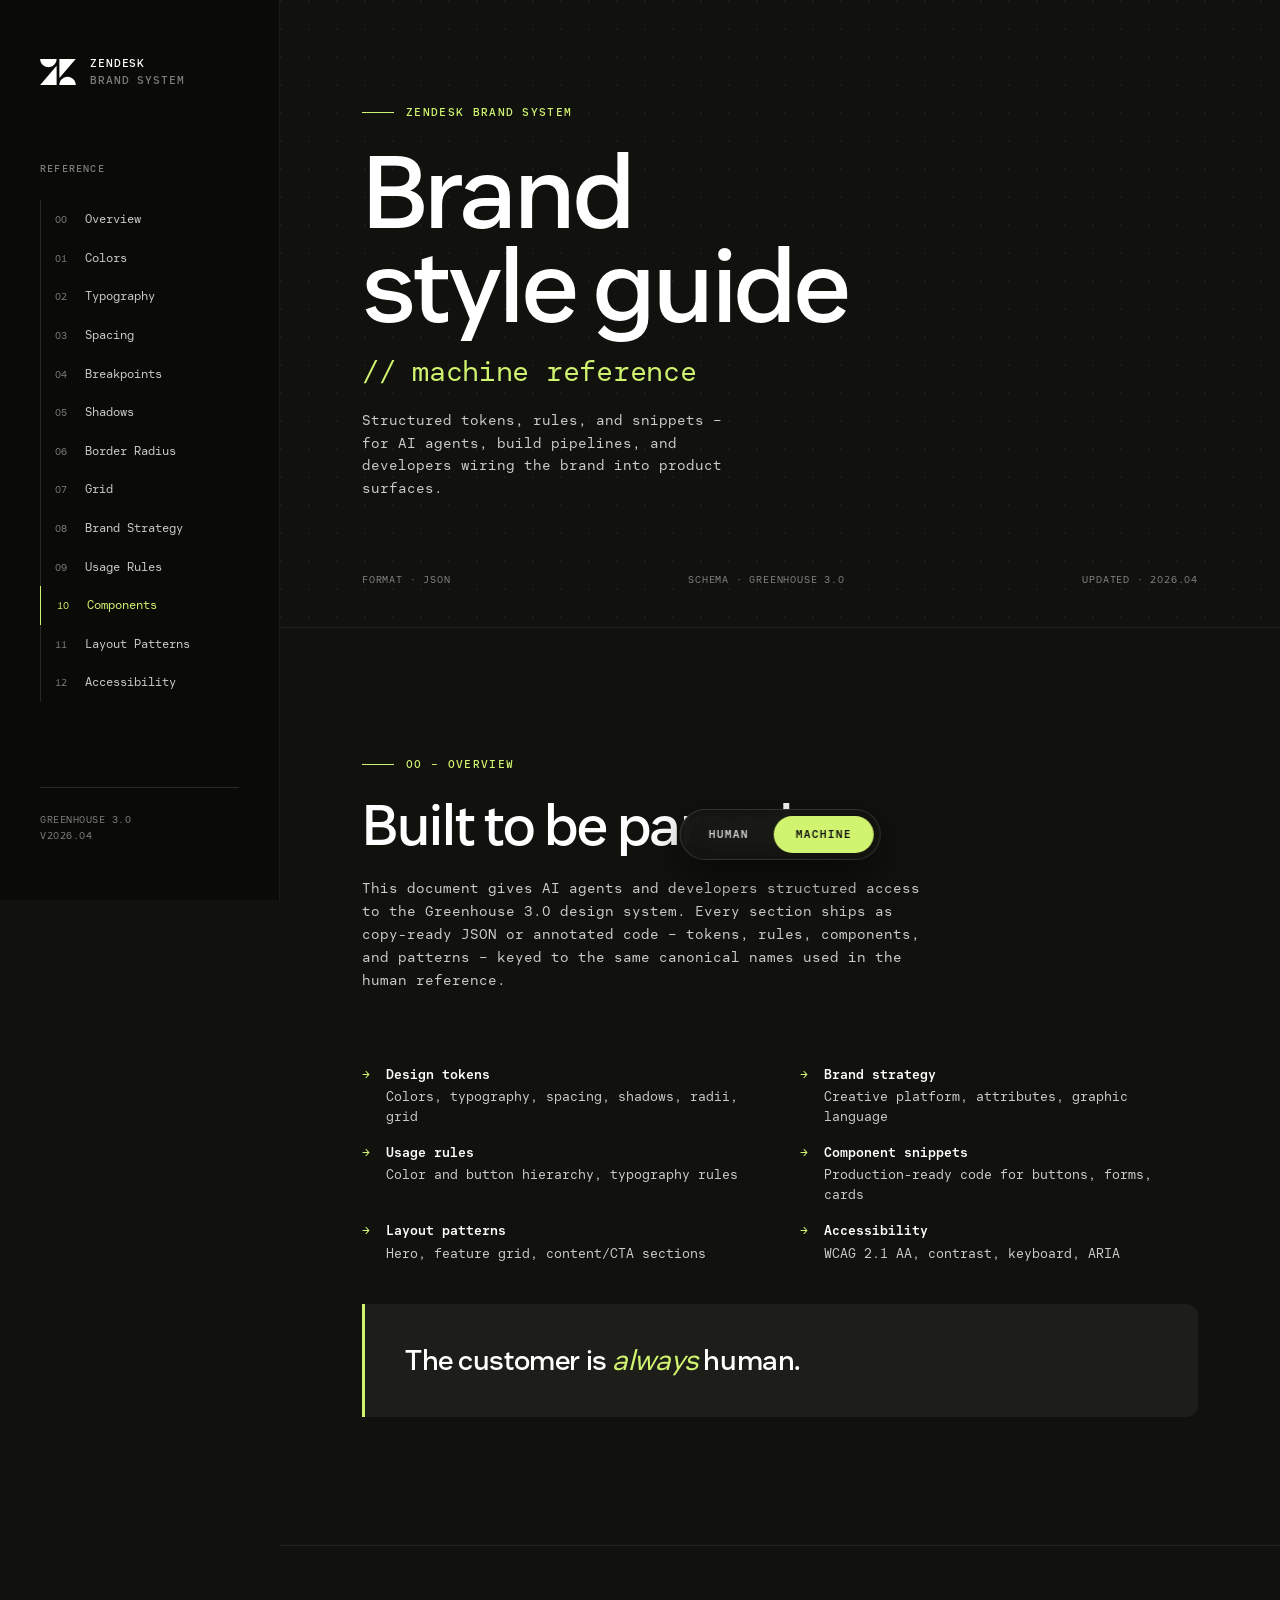
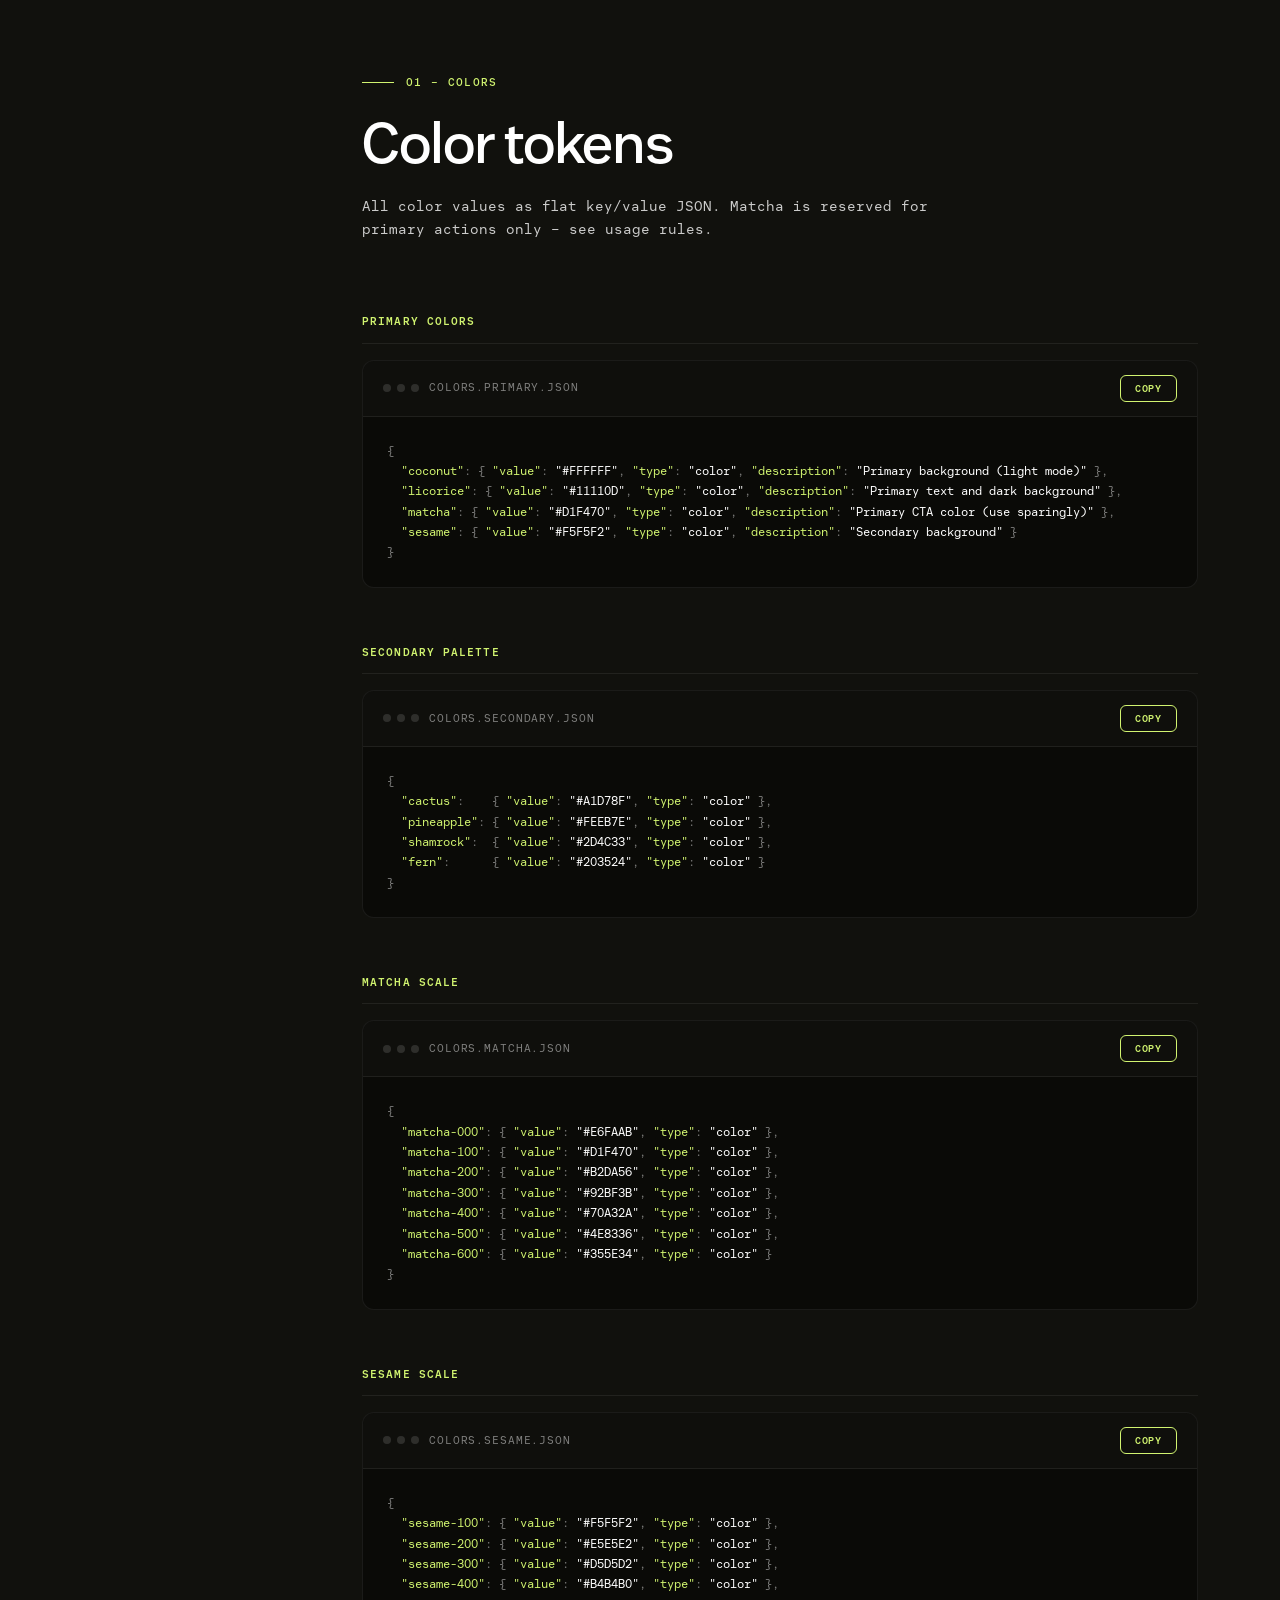
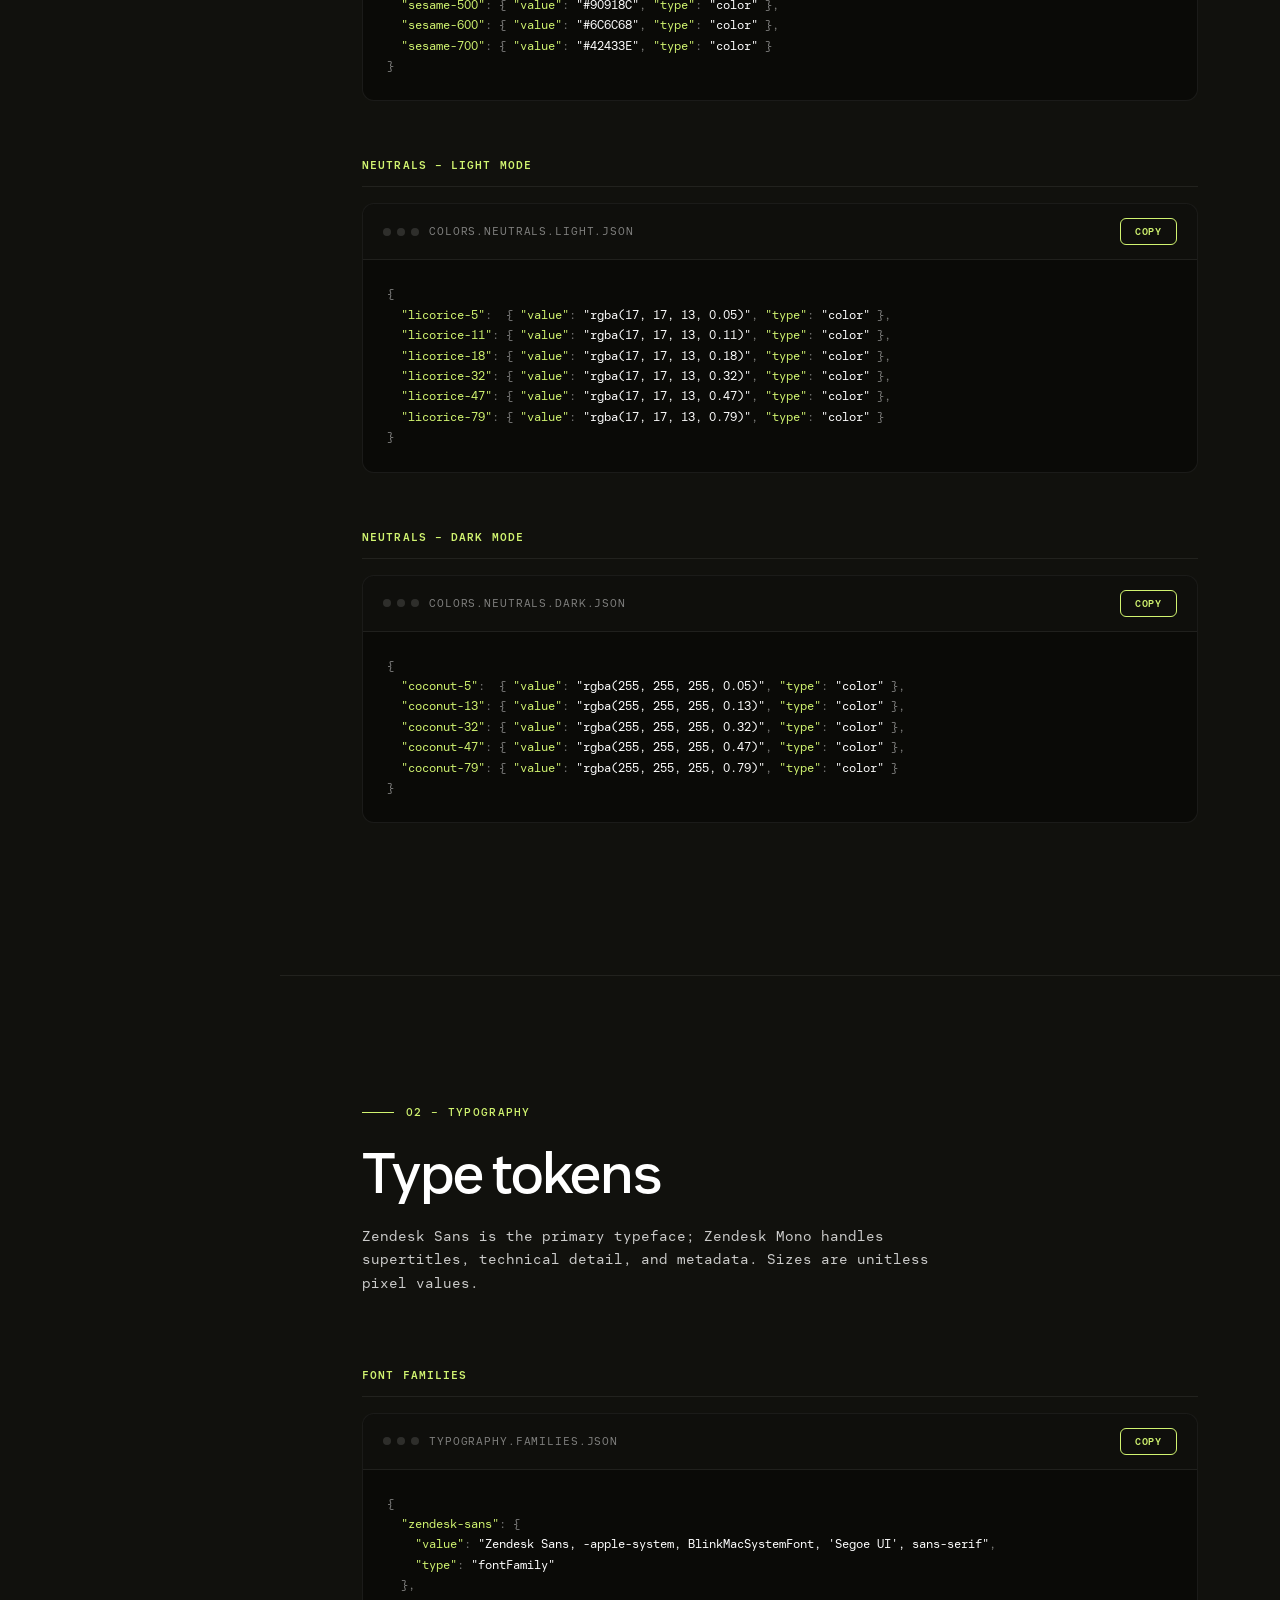
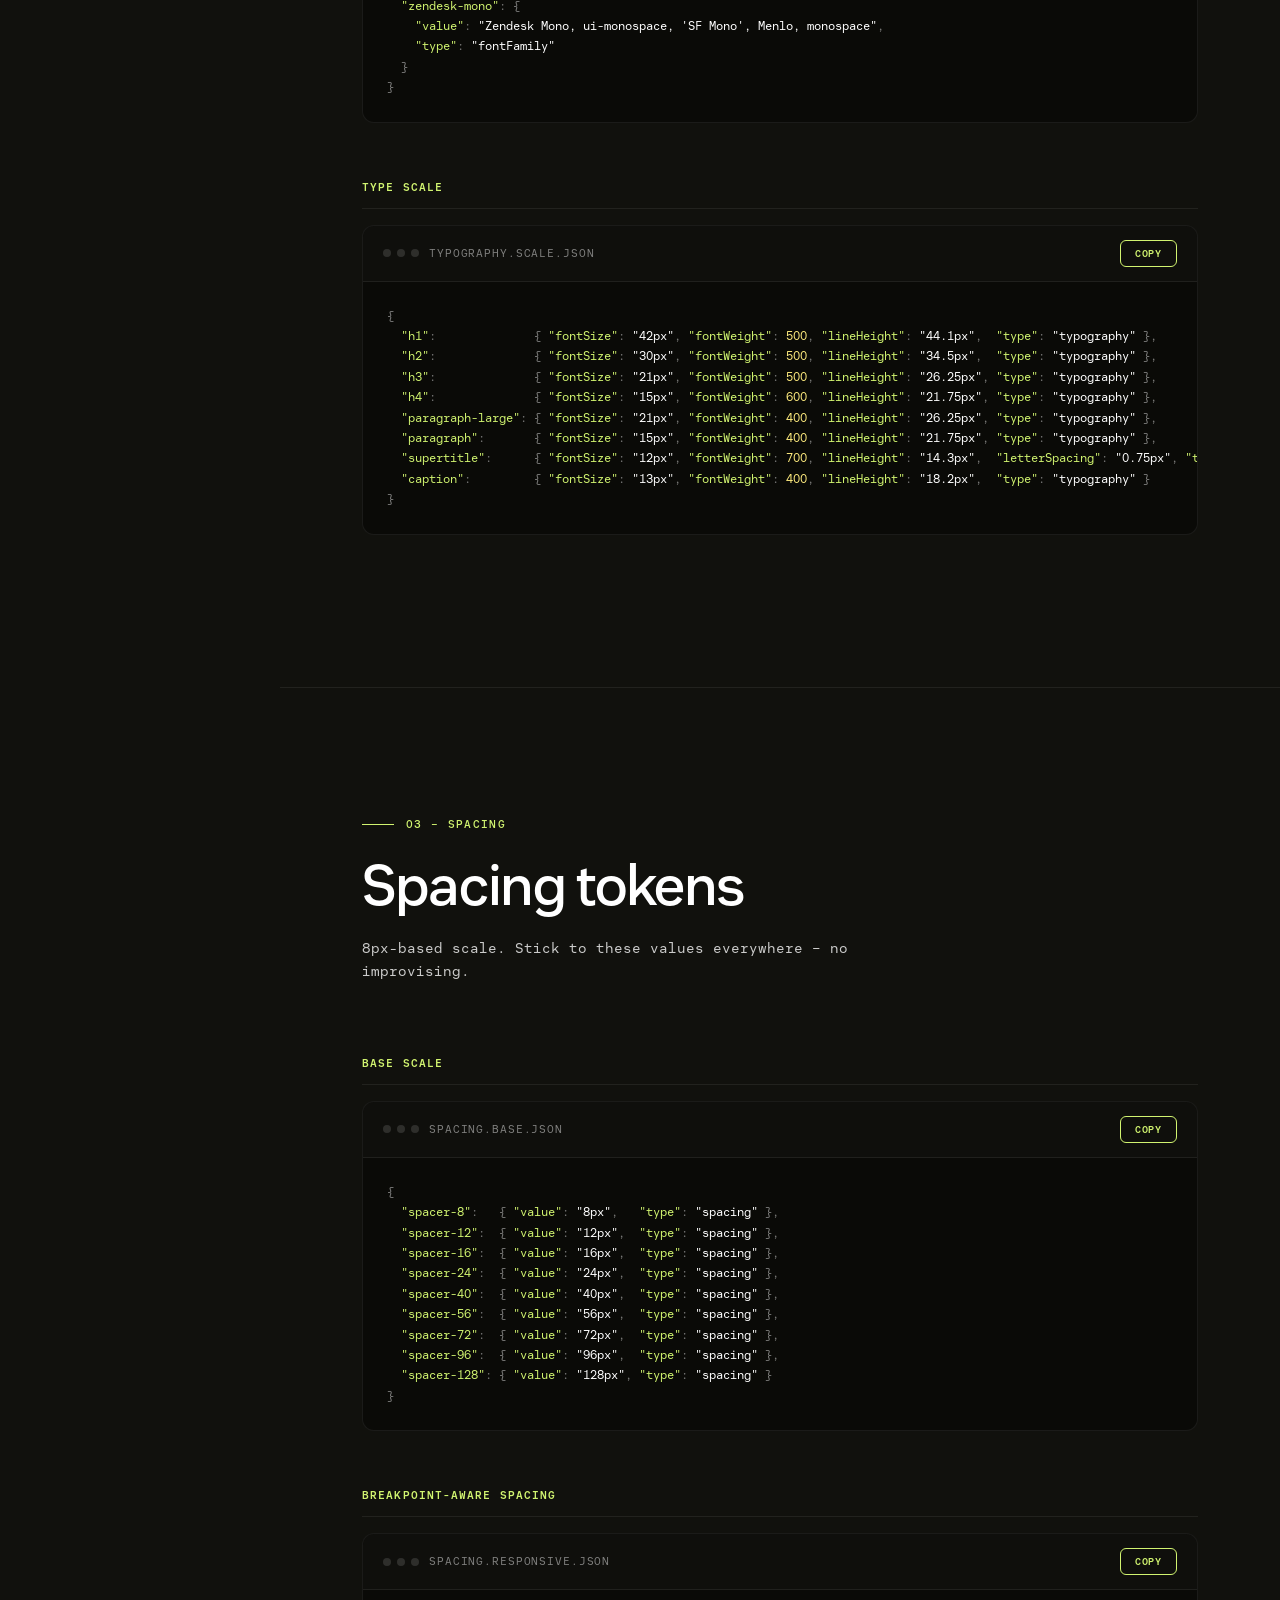
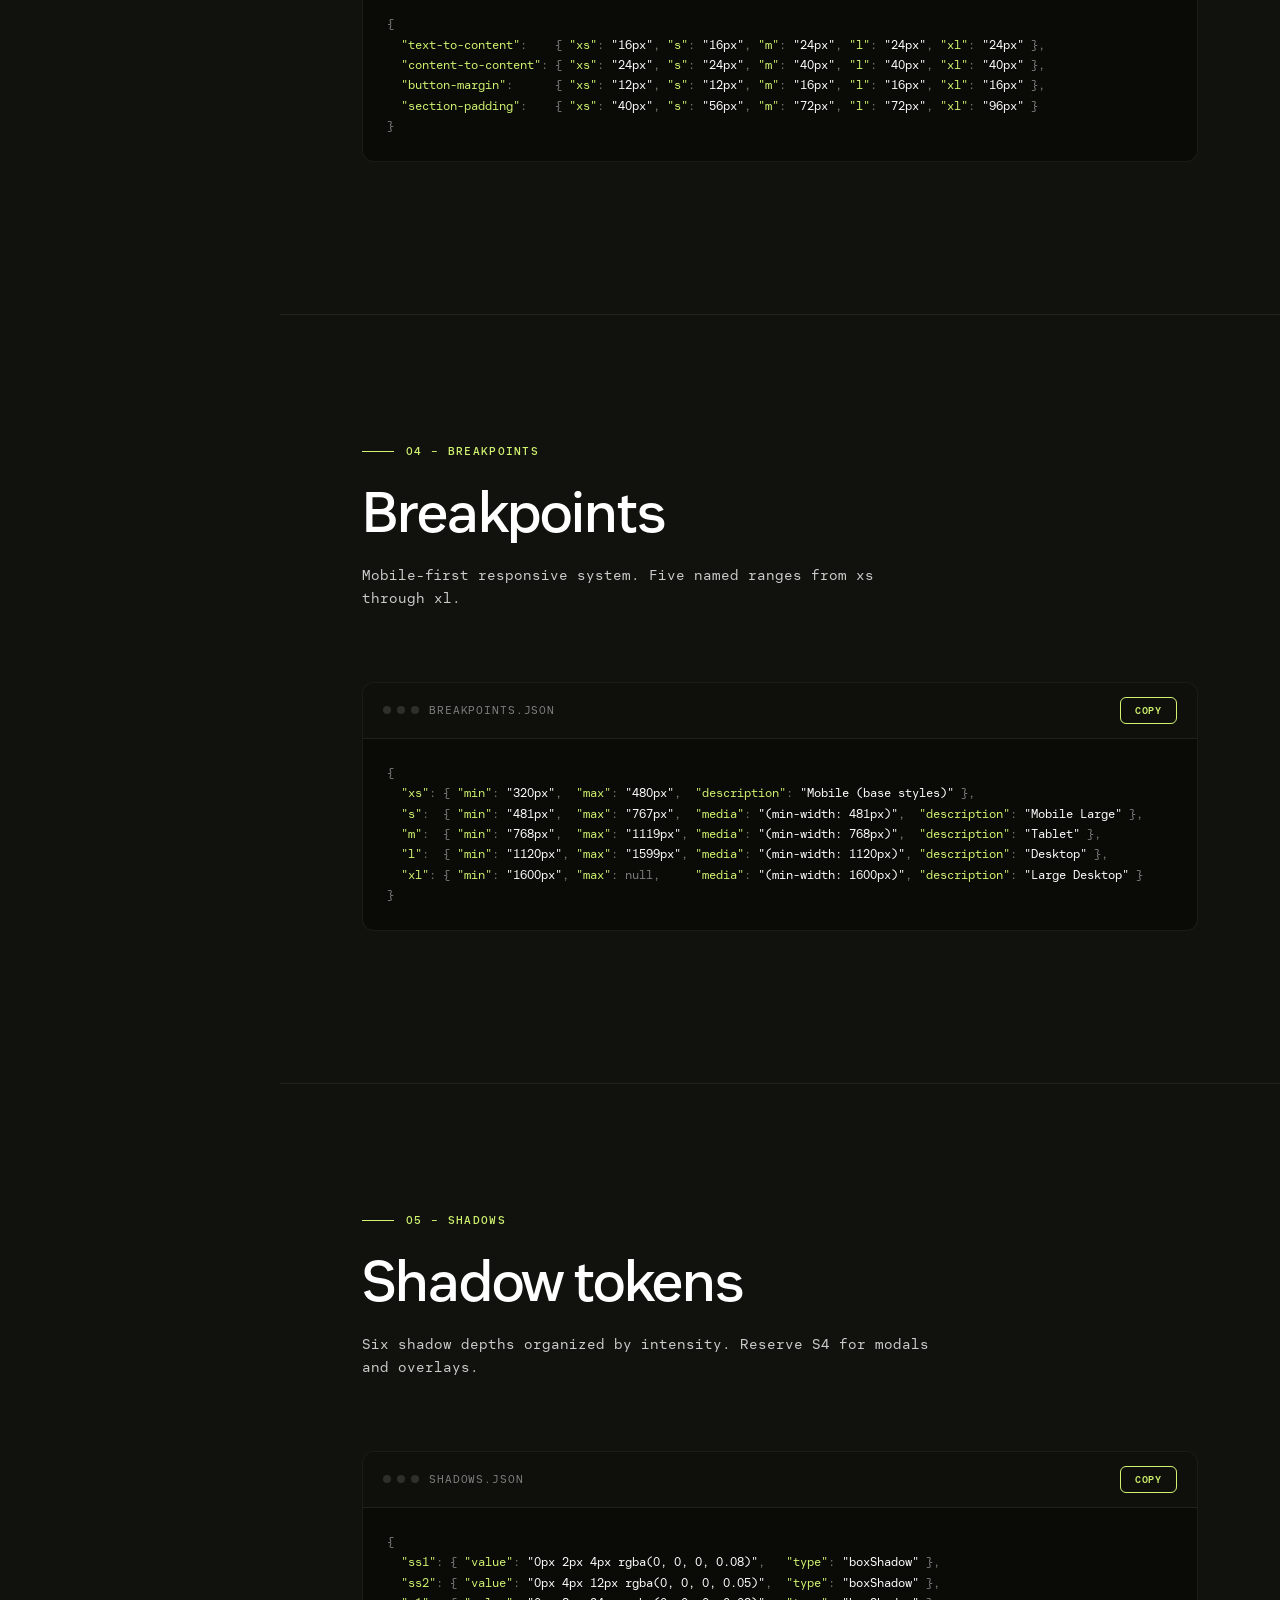
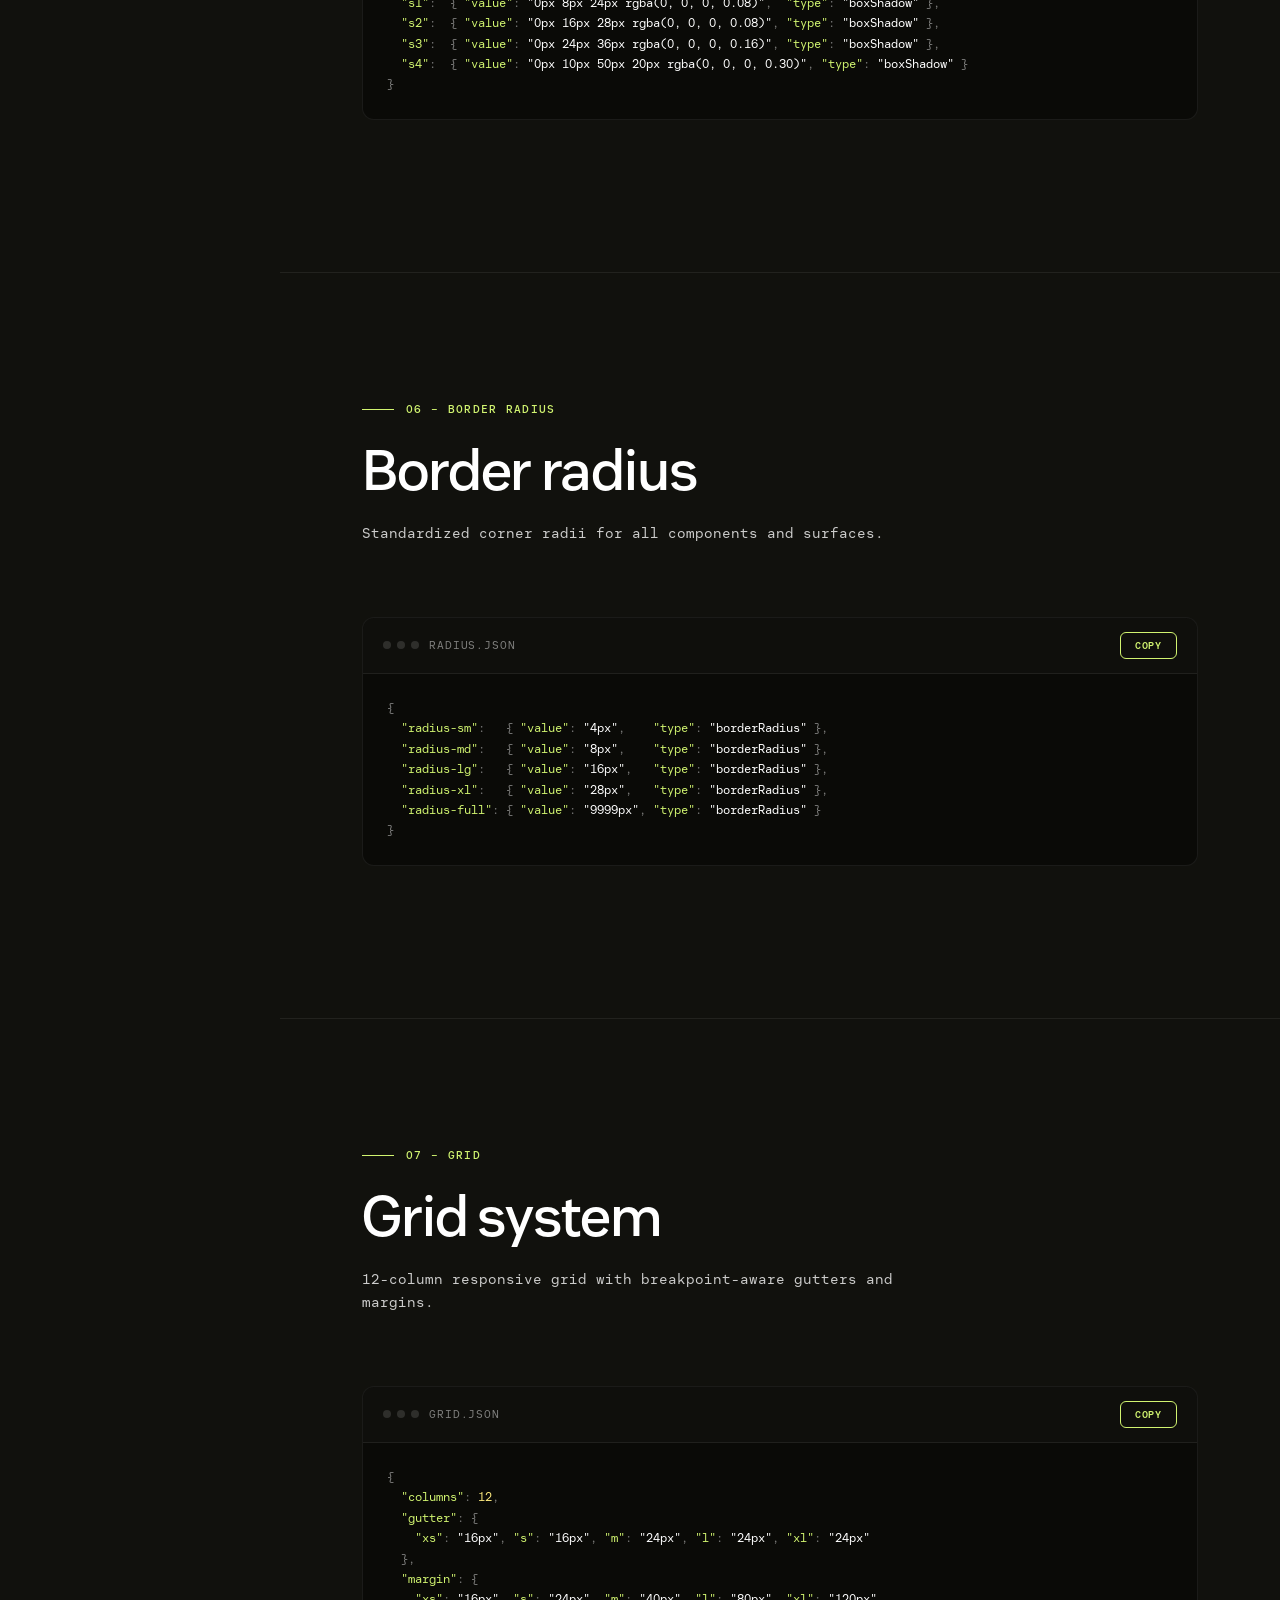
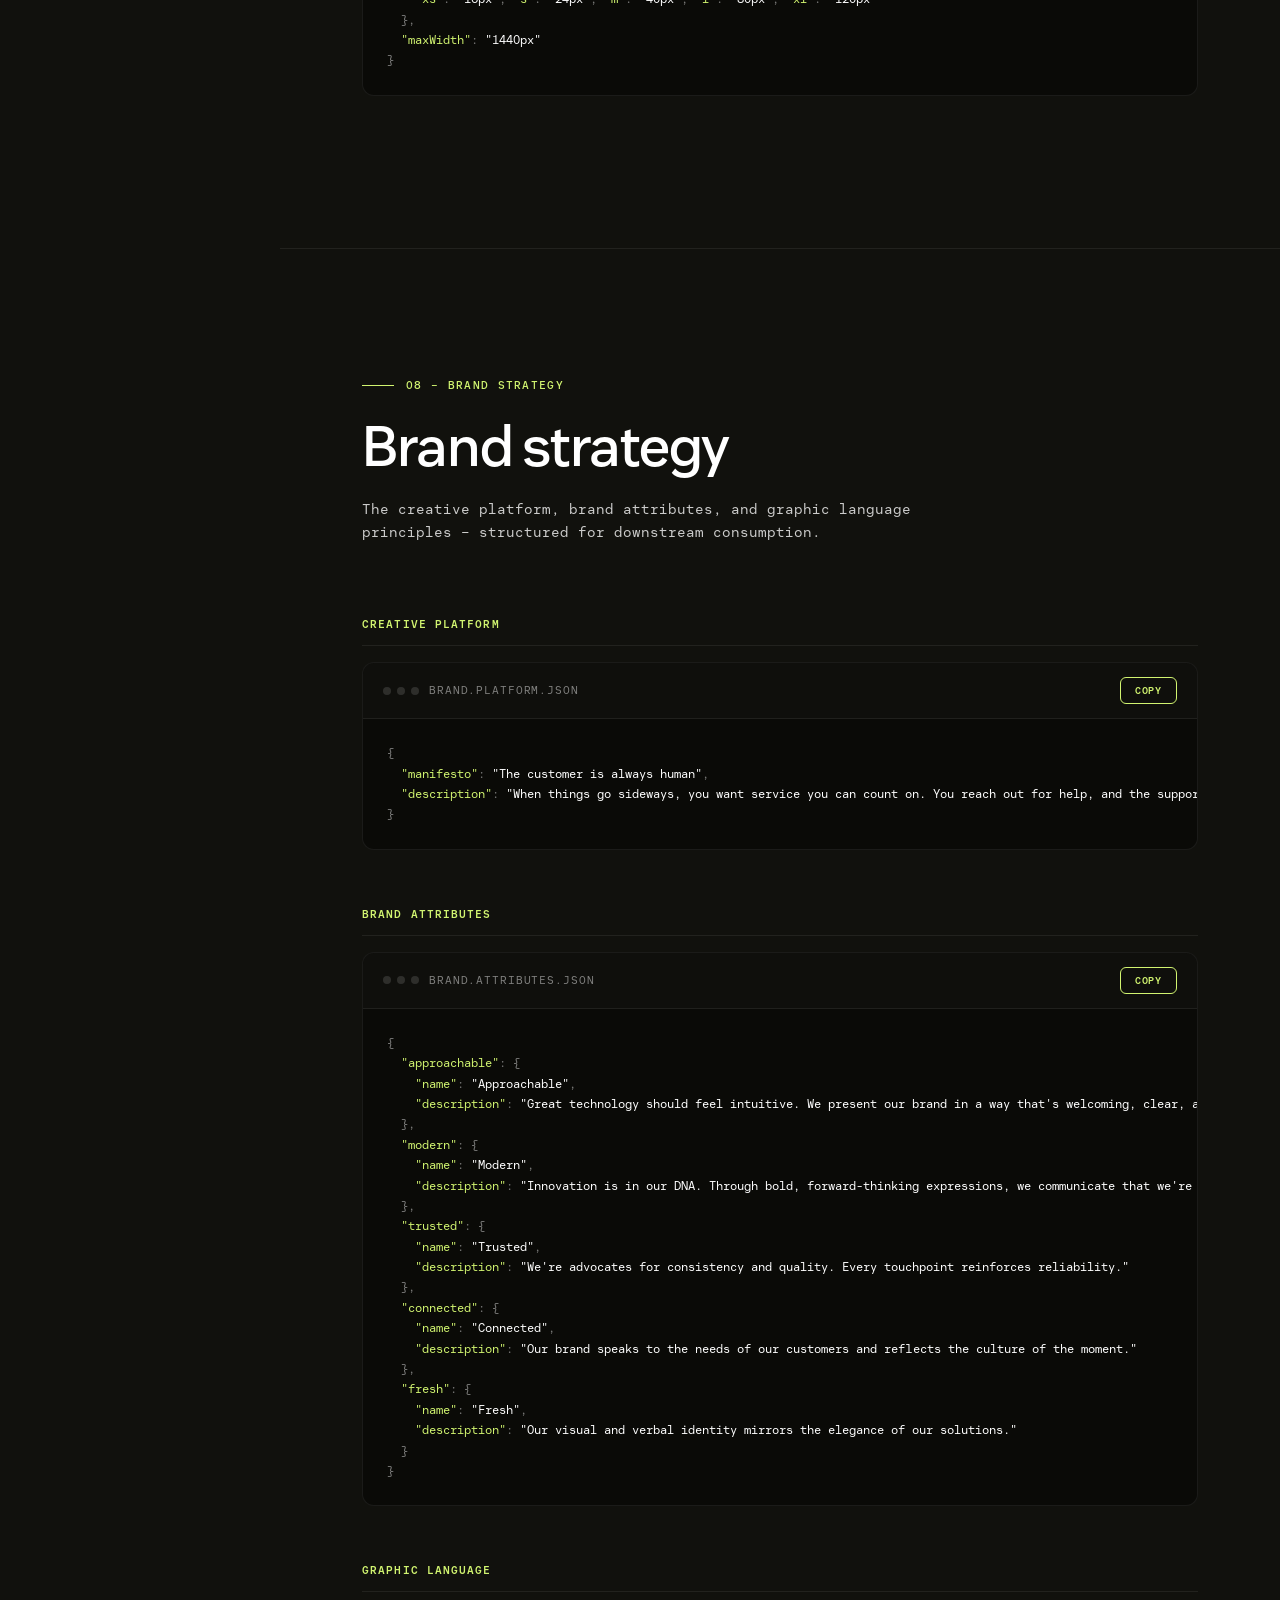
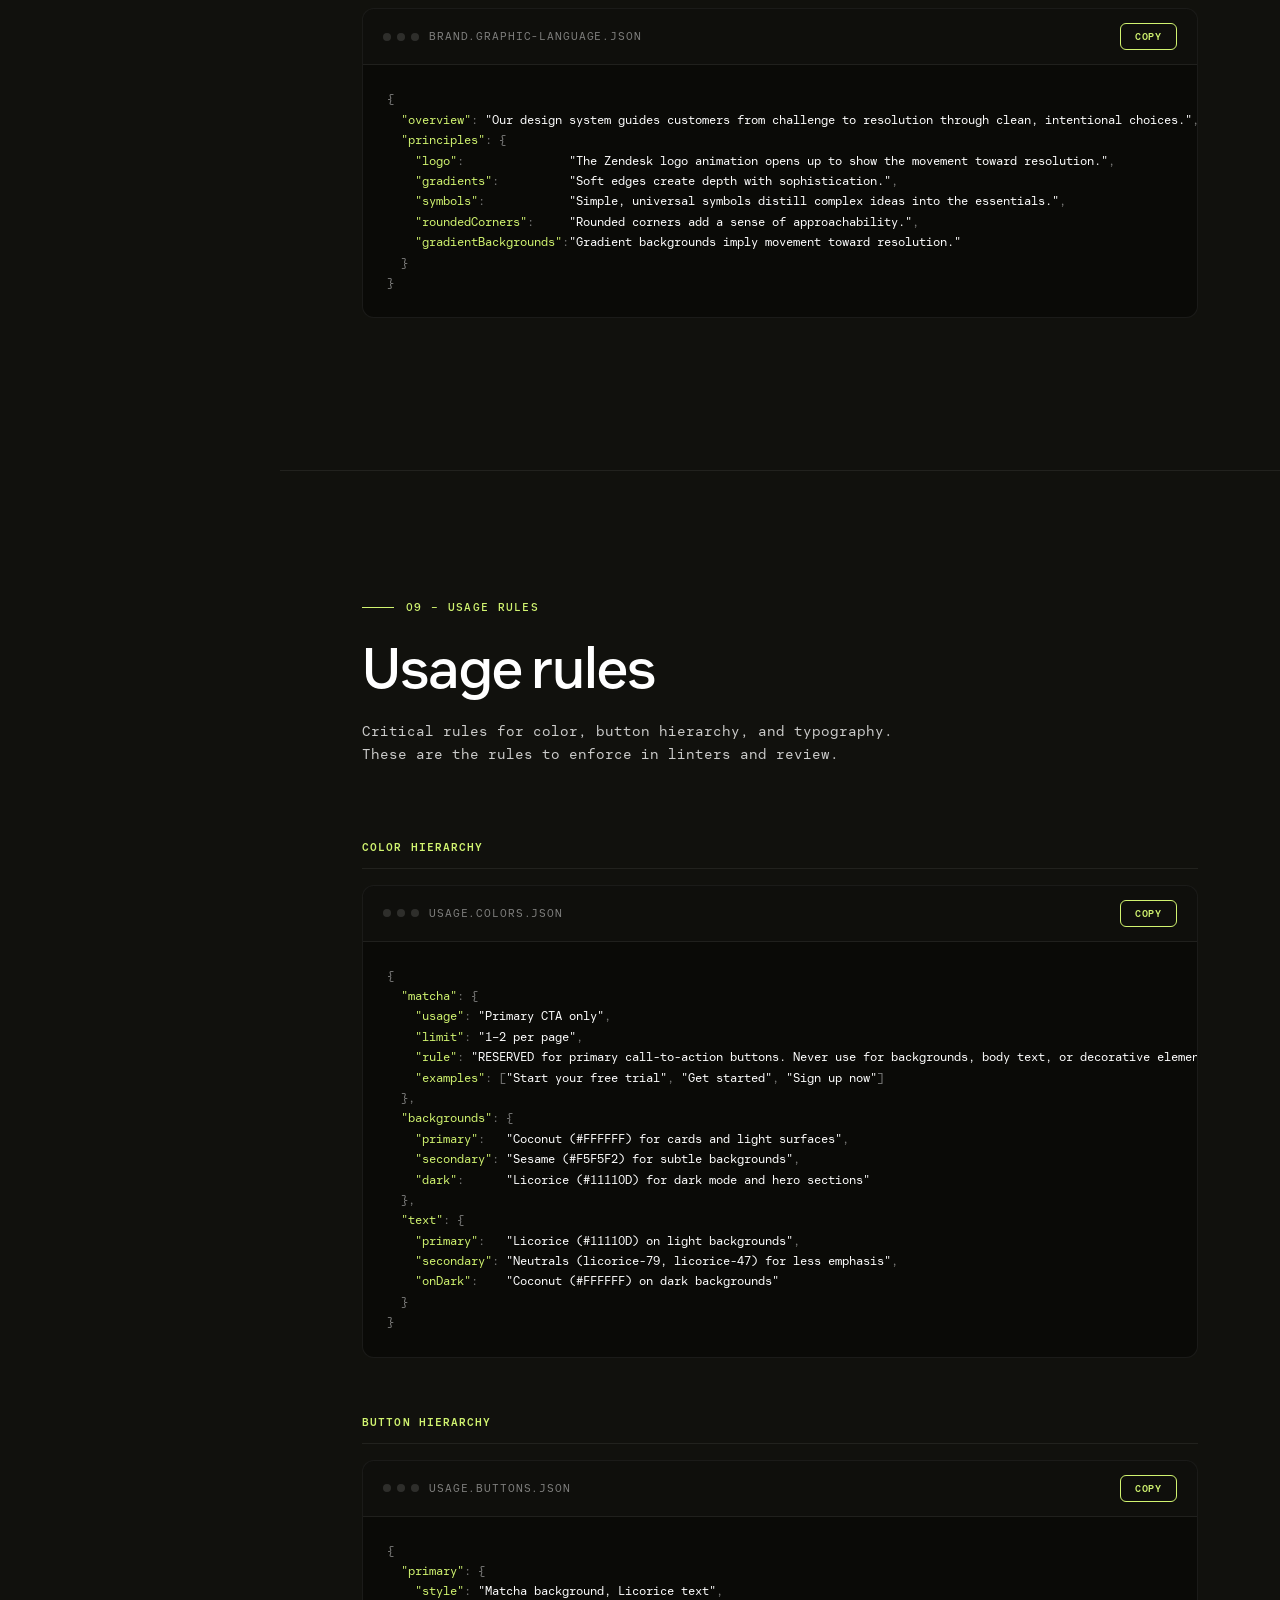
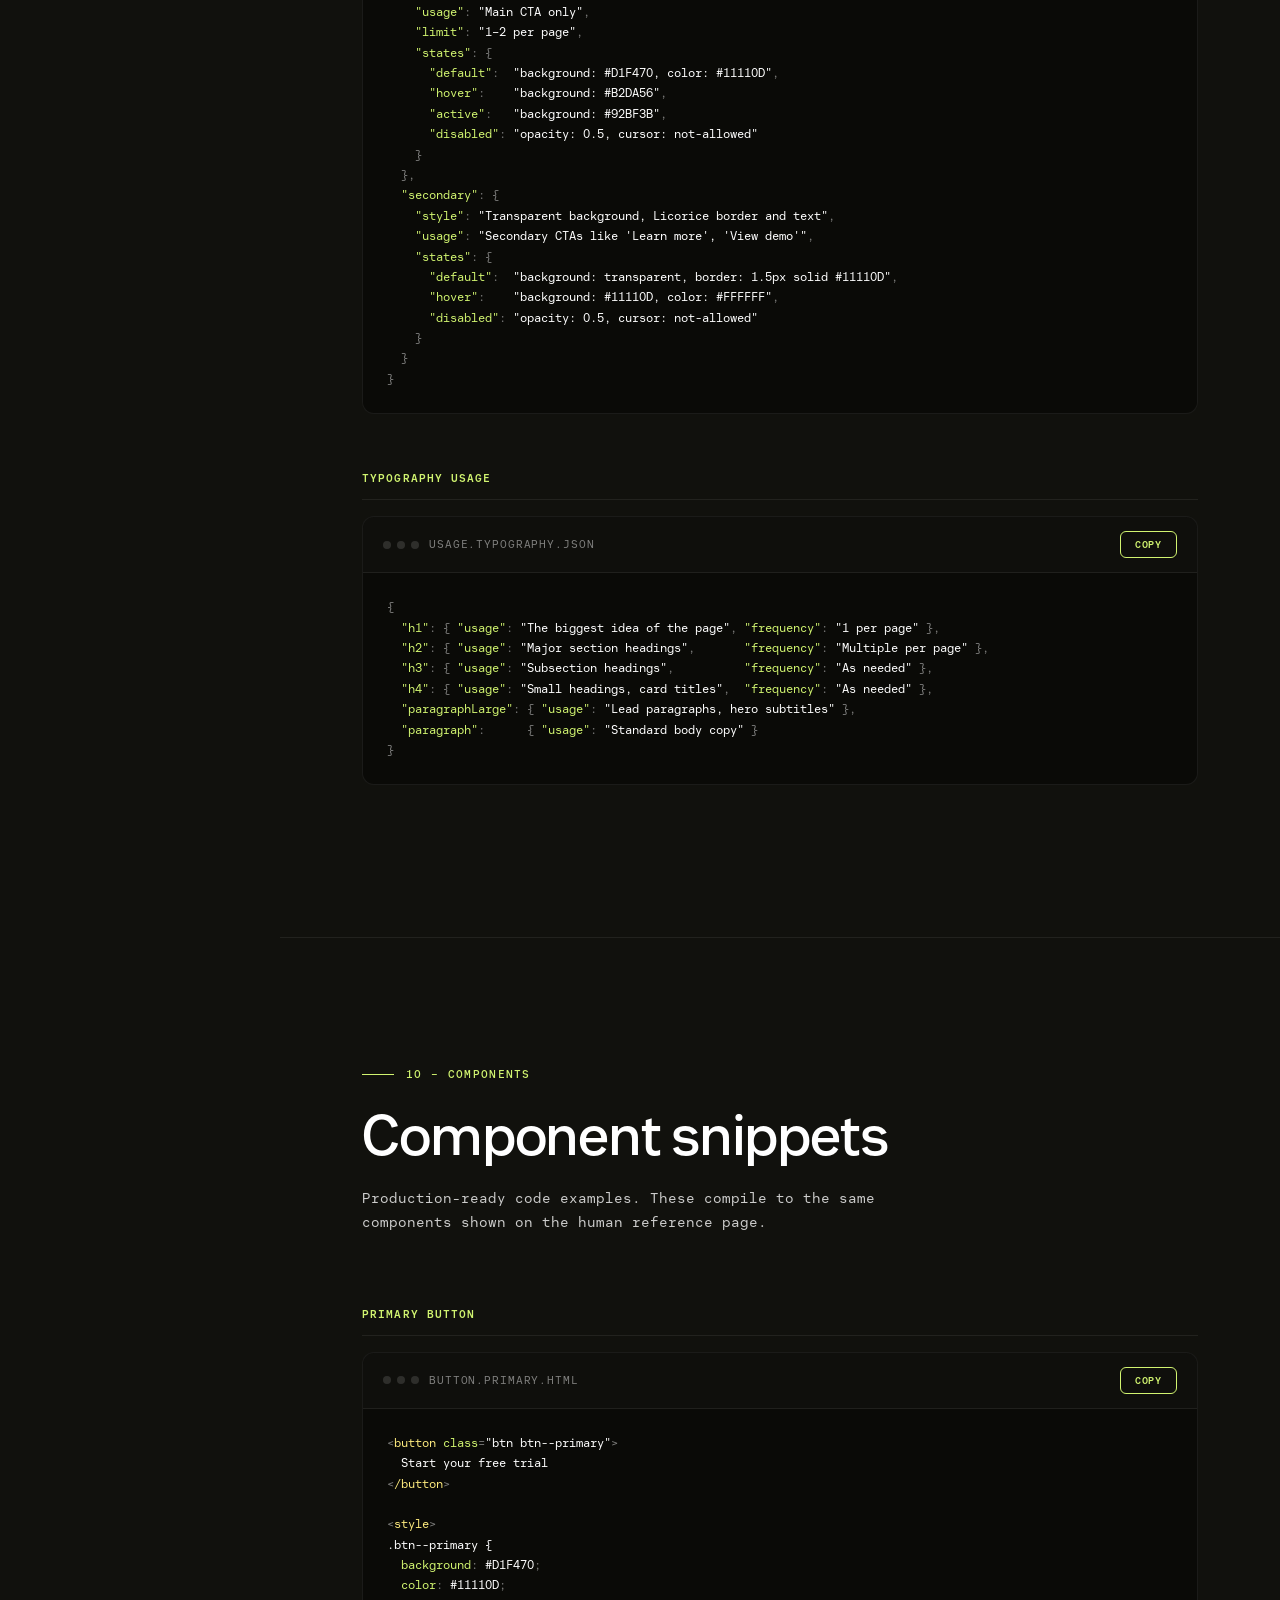
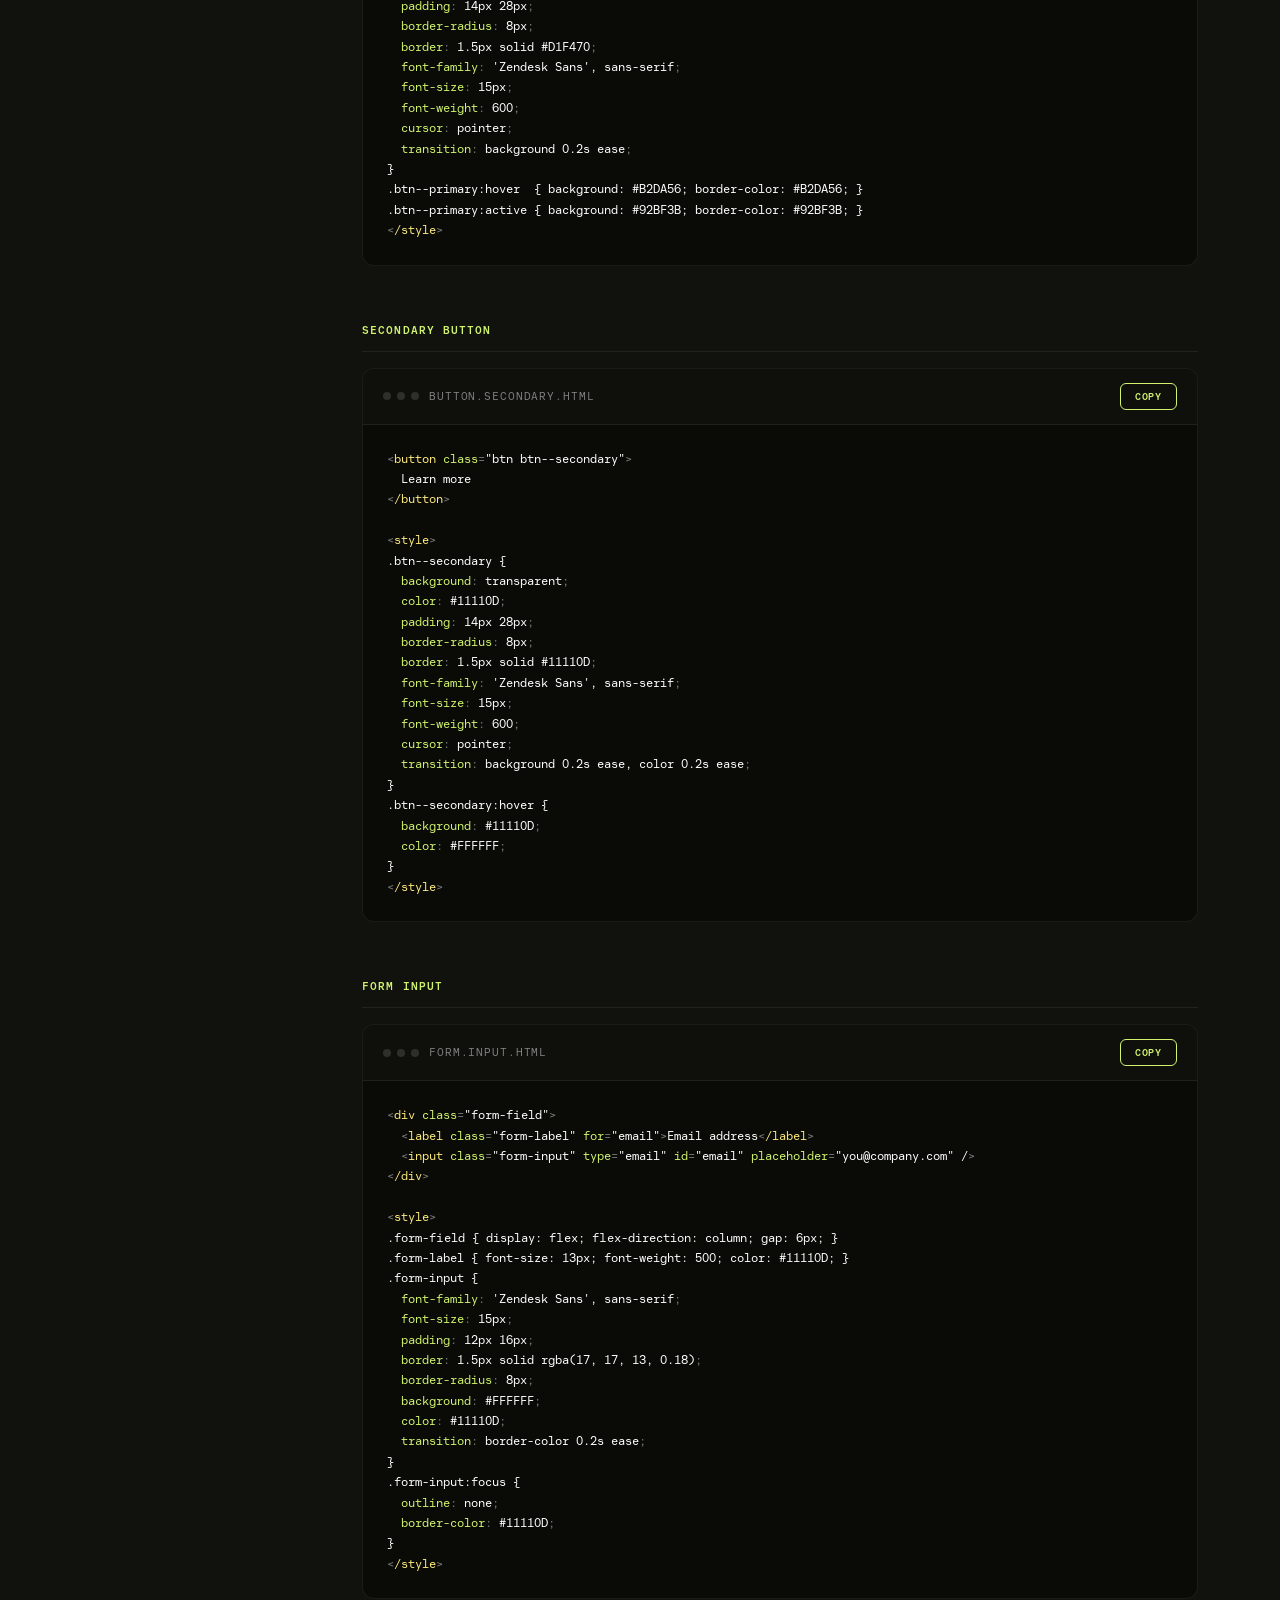
<file: zendesk-brand-code-reference.html>
<!DOCTYPE html>
<html lang="en">
<head>
    <meta charset="UTF-8">
    <meta name="viewport" content="width=device-width, initial-scale=1.0">
    <title>Zendesk Brand Style Guide — Machine Reference</title>
    <style>
        /* ============================================================
           FONTS — Mono primary, Sans for the H1 only
           ============================================================ */
        @font-face { font-family: 'Zendesk Sans'; src: url('fonts/zendesk-sans/ZendeskSans-Regular.woff2') format('woff2'); font-weight: 400; font-style: normal; }
        @font-face { font-family: 'Zendesk Sans'; src: url('fonts/zendesk-sans/ZendeskSans-Medium.woff2') format('woff2'); font-weight: 500; font-style: normal; }
        @font-face { font-family: 'Zendesk Mono'; src: url('fonts/zendesk-mono/ZendeskMono-Regular.woff2') format('woff2'); font-weight: 400; font-style: normal; }
        @font-face { font-family: 'Zendesk Mono'; src: url('fonts/zendesk-mono/ZendeskMono-Medium.woff2') format('woff2'); font-weight: 500; font-style: normal; }
        @font-face { font-family: 'Zendesk Mono'; src: url('fonts/zendesk-mono/ZendeskMono-SemiBold.woff2') format('woff2'); font-weight: 600; font-style: normal; }
        @font-face { font-family: 'Zendesk Mono'; src: url('fonts/zendesk-mono/ZendeskMono-Bold.woff2') format('woff2'); font-weight: 700; font-style: normal; }

        /* ============================================================
           TOKENS
           ============================================================ */
        :root {
            --color-licorice: #11110D;
            --color-coconut: #FFFFFF;
            --color-matcha: #D1F470;
            --color-matcha-dim: #A8C955;
            --color-sesame: #F5F5F2;
            --color-pineapple: #FEEB7E;
            --color-cactus: #A1D78F;

            --color-coconut-79: rgba(255, 255, 255, 0.79);
            --color-coconut-47: rgba(255, 255, 255, 0.47);
            --color-coconut-32: rgba(255, 255, 255, 0.32);
            --color-coconut-13: rgba(255, 255, 255, 0.13);
            --color-coconut-7: rgba(255, 255, 255, 0.07);
            --color-coconut-5: rgba(255, 255, 255, 0.05);

            /* Syntax highlighting palette */
            --syn-key: #D1F470;
            --syn-string: #FFFFFF;
            --syn-number: #FEEB7E;
            --syn-bool: #A1D78F;
            --syn-null: rgba(255, 255, 255, 0.47);
            --syn-punct: rgba(255, 255, 255, 0.47);
            --syn-comment: rgba(255, 255, 255, 0.32);
            --syn-tag: #FEEB7E;
            --syn-attr: #D1F470;

            --font-sans: 'Zendesk Sans', -apple-system, BlinkMacSystemFont, sans-serif;
            --font-mono: 'Zendesk Mono', ui-monospace, 'SF Mono', Menlo, monospace;

            --s-4: 4px; --s-8: 8px; --s-12: 12px; --s-16: 16px;
            --s-24: 24px; --s-40: 40px; --s-56: 56px; --s-72: 72px;
            --s-96: 96px; --s-128: 128px;

            --nav-width: 280px;
            --content-max: 980px;
        }

        *, *::before, *::after { margin: 0; padding: 0; box-sizing: border-box; }

        html { scroll-behavior: smooth; }

        body {
            font-family: var(--font-mono);
            background: var(--color-licorice);
            color: var(--color-coconut);
            line-height: 1.55;
            -webkit-font-smoothing: antialiased;
            text-rendering: optimizeLegibility;
        }

        a { color: inherit; }
        button { font-family: inherit; }

        /* ============================================================
           SIDEBAR — same shape as human page, inverted accent
           ============================================================ */
        .nav {
            position: fixed;
            top: 0;
            left: 0;
            width: var(--nav-width);
            height: 100vh;
            background: #0A0A07;
            border-right: 1px solid var(--color-coconut-7);
            padding: var(--s-56) var(--s-40);
            display: flex;
            flex-direction: column;
            z-index: 100;
            overflow-y: auto;
        }

        .nav__brand {
            display: flex;
            align-items: center;
            gap: 14px;
            margin-bottom: var(--s-72);
        }

        .nav__mark {
            width: 36px;
            height: 26px;
            flex-shrink: 0;
        }

        .nav__brand-text {
            font-family: var(--font-mono);
            font-size: 11px;
            font-weight: 500;
            letter-spacing: 0.08em;
            text-transform: uppercase;
            color: var(--color-coconut);
            line-height: 1.4;
        }

        .nav__brand-text span {
            display: block;
            color: var(--color-coconut-47);
            margin-top: 2px;
        }

        .nav__heading {
            font-family: var(--font-mono);
            font-size: 10px;
            font-weight: 500;
            letter-spacing: 0.12em;
            text-transform: uppercase;
            color: var(--color-coconut-47);
            margin-bottom: var(--s-24);
        }

        .nav__menu {
            display: flex;
            flex-direction: column;
            margin-bottom: var(--s-56);
        }

        .nav__item {
            display: flex;
            align-items: baseline;
            gap: 12px;
            padding: 10px 0 10px 14px;
            font-family: var(--font-mono);
            font-size: 12px;
            font-weight: 400;
            color: var(--color-coconut-79);
            text-decoration: none;
            border-left: 1px solid var(--color-coconut-13);
            transition: color 0.2s ease, border-color 0.2s ease, padding-left 0.2s ease;
        }

        .nav__item:hover {
            color: var(--color-coconut);
            border-left-color: var(--color-coconut-32);
        }

        .nav__item--active {
            color: var(--color-matcha);
            border-left-color: var(--color-matcha);
            padding-left: 16px;
        }

        .nav__num {
            font-family: var(--font-mono);
            font-size: 10px;
            color: var(--color-coconut-47);
            min-width: 18px;
        }

        .nav__item--active .nav__num { color: var(--color-matcha); }

        .nav__footer {
            margin-top: auto;
            padding-top: var(--s-24);
            border-top: 1px solid var(--color-coconut-13);
            font-family: var(--font-mono);
            font-size: 10px;
            color: var(--color-coconut-47);
            letter-spacing: 0.05em;
            text-transform: uppercase;
            line-height: 1.6;
        }

        /* ============================================================
           PAGE
           ============================================================ */
        .page {
            margin-left: var(--nav-width);
            min-height: 100vh;
        }

        .container {
            max-width: var(--content-max);
            margin: 0 auto;
            padding: 0 var(--s-72);
        }

        /* ============================================================
           HERO — sibling to human page
           ============================================================ */
        .hero {
            padding: var(--s-96) 0 var(--s-128);
            position: relative;
            overflow: hidden;
            border-bottom: 1px solid var(--color-coconut-7);
        }

        .hero__inner {
            max-width: var(--content-max);
            margin: 0 auto;
            padding: 0 var(--s-72);
            position: relative;
            z-index: 1;
        }

        .hero__supertitle {
            font-family: var(--font-mono);
            font-size: 11px;
            font-weight: 500;
            letter-spacing: 0.12em;
            text-transform: uppercase;
            color: var(--color-matcha);
            margin-bottom: var(--s-24);
            display: inline-flex;
            align-items: center;
            gap: 12px;
        }

        .hero__supertitle::before {
            content: '';
            display: inline-block;
            width: 32px;
            height: 1px;
            background: var(--color-matcha);
        }

        .hero__title {
            font-family: var(--font-sans);
            font-size: clamp(56px, 8vw, 108px);
            font-weight: 500;
            line-height: 0.92;
            letter-spacing: -0.025em;
            color: var(--color-coconut);
            margin-bottom: var(--s-24);
        }

        .hero__title em {
            font-family: var(--font-mono);
            font-style: normal;
            font-weight: 400;
            color: var(--color-matcha);
            font-size: clamp(18px, 2.25vw, 28px);
            display: block;
            letter-spacing: -0.01em;
            line-height: 1;
            margin-top: var(--s-24);
        }

        .hero__subtitle {
            font-family: var(--font-mono);
            font-size: 14px;
            line-height: 1.6;
            color: var(--color-coconut-79);
            max-width: 380px;
        }

        .hero__art {
            position: relative;
            aspect-ratio: 1 / 1;
            max-width: 380px;
            margin-left: auto;
        }

        .hero__art svg {
            width: 100%;
            height: 100%;
            display: block;
        }

        /* Subtle dot grid background */
        .hero::after {
            content: '';
            position: absolute;
            inset: 0;
            background-image: radial-gradient(circle at 1px 1px, var(--color-coconut-7) 1px, transparent 0);
            background-size: 28px 28px;
            opacity: 0.6;
            pointer-events: none;
        }

        .hero__meta {
            position: absolute;
            bottom: var(--s-40);
            left: 50%;
            transform: translateX(-50%);
            max-width: var(--content-max);
            width: 100%;
            padding: 0 var(--s-72);
            display: flex;
            justify-content: space-between;
            font-family: var(--font-mono);
            font-size: 10px;
            color: var(--color-coconut-47);
            text-transform: uppercase;
            letter-spacing: 0.08em;
            z-index: 1;
        }

        /* ============================================================
           SECTIONS
           ============================================================ */
        .section {
            padding: var(--s-128) 0;
            position: relative;
            border-bottom: 1px solid var(--color-coconut-7);
        }

        .section:last-of-type { border-bottom: none; }

        .section__marker {
            font-family: var(--font-mono);
            font-size: 11px;
            font-weight: 500;
            letter-spacing: 0.12em;
            text-transform: uppercase;
            color: var(--color-matcha);
            margin-bottom: var(--s-24);
            display: flex;
            align-items: center;
            gap: 12px;
        }

        .section__marker::before {
            content: '';
            width: 32px;
            height: 1px;
            background: var(--color-matcha);
        }

        .section__title {
            font-family: var(--font-sans);
            font-size: clamp(36px, 4.5vw, 56px);
            font-weight: 500;
            line-height: 1;
            letter-spacing: -0.02em;
            color: var(--color-coconut);
            margin-bottom: var(--s-24);
        }

        .section__lede {
            font-family: var(--font-mono);
            font-size: 14px;
            line-height: 1.65;
            color: var(--color-coconut-79);
            max-width: 580px;
            margin-bottom: var(--s-72);
        }

        .section__subhead {
            font-family: var(--font-mono);
            font-size: 11px;
            font-weight: 600;
            text-transform: uppercase;
            letter-spacing: 0.1em;
            color: var(--color-matcha);
            margin-top: var(--s-56);
            margin-bottom: var(--s-16);
            padding-bottom: var(--s-12);
            border-bottom: 1px solid var(--color-coconut-7);
        }

        .section__subhead:first-of-type { margin-top: 0; }

        /* ============================================================
           CODE BLOCKS — with syntax highlighting
           ============================================================ */
        .code-block {
            background: #0A0A07;
            border: 1px solid var(--color-coconut-7);
            border-radius: 12px;
            margin-bottom: var(--s-24);
            position: relative;
            overflow: hidden;
        }

        .code-block__head {
            display: flex;
            align-items: center;
            justify-content: space-between;
            padding: 14px 20px;
            border-bottom: 1px solid var(--color-coconut-7);
            background: rgba(255, 255, 255, 0.02);
        }

        .code-block__name {
            font-family: var(--font-mono);
            font-size: 11px;
            color: var(--color-coconut-47);
            text-transform: uppercase;
            letter-spacing: 0.08em;
            display: flex;
            align-items: center;
            gap: 10px;
        }

        .code-block__dots {
            display: flex;
            gap: 6px;
        }

        .code-block__dots span {
            width: 8px;
            height: 8px;
            border-radius: 50%;
            background: var(--color-coconut-13);
        }

        .code-block__dots span:nth-child(2) { background: var(--color-coconut-13); }
        .code-block__dots span:nth-child(3) { background: var(--color-coconut-13); }

        .copy-button {
            background: transparent;
            color: var(--color-matcha);
            border: 1px solid var(--color-matcha);
            padding: 6px 14px;
            border-radius: 6px;
            font-family: var(--font-mono);
            font-size: 10px;
            font-weight: 600;
            text-transform: uppercase;
            letter-spacing: 0.08em;
            cursor: pointer;
            transition: background 0.15s ease, color 0.15s ease;
        }

        .copy-button:hover {
            background: var(--color-matcha);
            color: var(--color-licorice);
        }

        .copy-button.copied {
            background: var(--color-matcha);
            color: var(--color-licorice);
            border-color: var(--color-matcha);
        }

        .code-block pre {
            font-family: var(--font-mono);
            font-size: 12px;
            line-height: 1.7;
            color: var(--color-coconut);
            padding: 24px;
            overflow-x: auto;
            white-space: pre;
            tab-size: 2;
        }

        /* Syntax highlighting */
        .syn-key      { color: var(--syn-key); }
        .syn-string   { color: var(--syn-string); }
        .syn-number   { color: var(--syn-number); }
        .syn-bool     { color: var(--syn-bool); }
        .syn-null     { color: var(--syn-null); }
        .syn-punct    { color: var(--syn-punct); }
        .syn-comment  { color: var(--syn-comment); font-style: italic; }
        .syn-tag      { color: var(--syn-tag); }
        .syn-attr     { color: var(--syn-attr); }

        /* ============================================================
           OVERVIEW LIST
           ============================================================ */
        .overview-list {
            list-style: none;
            display: grid;
            grid-template-columns: 1fr 1fr;
            gap: var(--s-16) var(--s-40);
            margin-top: var(--s-40);
            margin-bottom: var(--s-40);
        }

        .overview-list li {
            font-family: var(--font-mono);
            font-size: 13px;
            color: var(--color-coconut-79);
            line-height: 1.55;
            padding-left: 24px;
            position: relative;
        }

        .overview-list li::before {
            content: '→';
            position: absolute;
            left: 0;
            top: 0;
            color: var(--color-matcha);
        }

        .overview-list strong {
            color: var(--color-coconut);
            font-weight: 600;
            display: block;
            margin-bottom: 2px;
        }

        .overview-quote {
            font-family: var(--font-sans);
            font-size: 28px;
            font-weight: 500;
            line-height: 1.2;
            letter-spacing: -0.015em;
            color: var(--color-coconut);
            padding: var(--s-40);
            border-left: 3px solid var(--color-matcha);
            background: var(--color-coconut-5);
            border-radius: 0 12px 12px 0;
            margin-top: var(--s-40);
        }

        .overview-quote em {
            font-style: italic;
            font-weight: 300;
            color: var(--color-matcha);
        }

        /* ============================================================
           FLOATING TOGGLE
           ============================================================ */
        .toggle {
            position: fixed;
            bottom: var(--s-40);
            left: 50%;
            transform: translateX(calc(-50% + var(--nav-width) / 2));
            background: rgba(20, 20, 16, 0.95);
            backdrop-filter: blur(10px);
            -webkit-backdrop-filter: blur(10px);
            padding: 6px;
            border-radius: 999px;
            display: flex;
            gap: 4px;
            z-index: 200;
            border: 1px solid var(--color-coconut-13);
            box-shadow: 0 16px 40px rgba(0, 0, 0, 0.5);
        }

        .toggle__btn {
            font-family: var(--font-mono);
            font-size: 11px;
            font-weight: 600;
            letter-spacing: 0.08em;
            text-transform: uppercase;
            padding: 10px 22px;
            border-radius: 999px;
            border: none;
            background: transparent;
            color: var(--color-coconut-79);
            text-decoration: none;
            cursor: pointer;
            transition: all 0.2s ease;
        }

        .toggle__btn:hover { color: var(--color-coconut); }

        .toggle__btn--active {
            background: var(--color-matcha);
            color: var(--color-licorice);
        }

        /* ============================================================
           RESPONSIVE
           ============================================================ */
        @media (max-width: 1024px) {
            .nav { transform: translateX(-100%); }
            .page { margin-left: 0; }
            .toggle { transform: translateX(-50%); }
            .hero__inner { grid-template-columns: 1fr; }
            .hero__art { max-width: 280px; margin-left: 0; }
            .overview-list { grid-template-columns: 1fr; }
        }

        @media (max-width: 640px) {
            .container,
            .hero__inner { padding: 0 var(--s-24); }
            .code-block pre { font-size: 11px; padding: 16px; }
        }
    </style>
</head>
<body>

    <!-- ============================================================
         SIDEBAR
         ============================================================ -->
    <nav class="nav">
        <div class="nav__brand">
            <svg class="nav__mark" viewBox="0 0 144 105" fill="none" xmlns="http://www.w3.org/2000/svg">
                <path d="M77.4095 104.5C77.5392 86.3085 92.3259 71.6016 110.548 71.6016C128.77 71.6016 143.556 86.3085 143.686 104.5L77.4095 104.5Z" fill="#FFFFFF"/>
                <path d="M143.5 0H77.5V77L143.5 0Z" fill="#FFFFFF"/>
                <path d="M66.2766 0C66.1468 18.1914 51.3605 32.8983 33.1385 32.8984C14.9165 32.8984 0.12976 18.1915 0 0L66.2766 0Z" fill="#FFFFFF"/>
                <path d="M0 104.5L66.5 104.5L66.5 27.5L0 104.5Z" fill="#FFFFFF"/>
            </svg>
            <div class="nav__brand-text">
                Zendesk
                <span>Brand System</span>
            </div>
        </div>

        <div class="nav__heading">Reference</div>
        <div class="nav__menu">
            <a href="#overview" class="nav__item nav__item--active"><span class="nav__num">00</span>Overview</a>
            <a href="#colors" class="nav__item"><span class="nav__num">01</span>Colors</a>
            <a href="#typography" class="nav__item"><span class="nav__num">02</span>Typography</a>
            <a href="#spacing" class="nav__item"><span class="nav__num">03</span>Spacing</a>
            <a href="#breakpoints" class="nav__item"><span class="nav__num">04</span>Breakpoints</a>
            <a href="#shadows" class="nav__item"><span class="nav__num">05</span>Shadows</a>
            <a href="#radius" class="nav__item"><span class="nav__num">06</span>Border Radius</a>
            <a href="#grid" class="nav__item"><span class="nav__num">07</span>Grid</a>
            <a href="#brand" class="nav__item"><span class="nav__num">08</span>Brand Strategy</a>
            <a href="#usage" class="nav__item"><span class="nav__num">09</span>Usage Rules</a>
            <a href="#components" class="nav__item"><span class="nav__num">10</span>Components</a>
            <a href="#patterns" class="nav__item"><span class="nav__num">11</span>Layout Patterns</a>
            <a href="#a11y" class="nav__item"><span class="nav__num">12</span>Accessibility</a>
        </div>

        <div class="nav__footer">
            Greenhouse 3.0<br>
            v2026.04
        </div>
    </nav>

    <!-- ============================================================
         PAGE
         ============================================================ -->
    <main class="page">

        <!-- HERO -->
        <section class="hero">
            <div class="hero__inner">
                <div>
                    <div class="hero__supertitle">Zendesk Brand System</div>
                    <h1 class="hero__title">Brand<br>style guide<em>// machine reference</em></h1>
                    <p class="hero__subtitle">Structured tokens, rules, and snippets — for AI agents, build pipelines, and developers wiring the brand into product surfaces.</p>
                </div>
            </div>
            <div class="hero__meta">
                <span>Format · JSON</span>
                <span>Schema · Greenhouse 3.0</span>
                <span>Updated · 2026.04</span>
            </div>
        </section>

        <!-- OVERVIEW -->
        <section class="section" id="overview">
            <div class="container">
                <div class="section__marker">00 — Overview</div>
                <h2 class="section__title">Built to be parsed.</h2>
                <p class="section__lede">This document gives AI agents and developers structured access to the Greenhouse 3.0 design system. Every section ships as copy-ready JSON or annotated code — tokens, rules, components, and patterns — keyed to the same canonical names used in the human reference.</p>

                <ul class="overview-list">
                    <li><strong>Design tokens</strong>Colors, typography, spacing, shadows, radii, grid</li>
                    <li><strong>Brand strategy</strong>Creative platform, attributes, graphic language</li>
                    <li><strong>Usage rules</strong>Color and button hierarchy, typography rules</li>
                    <li><strong>Component snippets</strong>Production-ready code for buttons, forms, cards</li>
                    <li><strong>Layout patterns</strong>Hero, feature grid, content/CTA sections</li>
                    <li><strong>Accessibility</strong>WCAG 2.1 AA, contrast, keyboard, ARIA</li>
                </ul>

                <p class="overview-quote">The customer is <em>always</em> human.</p>
            </div>
        </section>

        <!-- COLORS -->
        <section class="section" id="colors">
            <div class="container">
                <div class="section__marker">01 — Colors</div>
                <h2 class="section__title">Color tokens</h2>
                <p class="section__lede">All color values as flat key/value JSON. Matcha is reserved for primary actions only — see usage rules.</p>

                <div class="section__subhead">Primary colors</div>
                <div class="code-block">
                    <div class="code-block__head">
                        <div class="code-block__name"><span class="code-block__dots"><span></span><span></span><span></span></span>colors.primary.json</div>
                        <button class="copy-button" data-target="json-colors-primary">Copy</button>
                    </div>
                    <pre data-json id="json-colors-primary">{
  "coconut": { "value": "#FFFFFF", "type": "color", "description": "Primary background (light mode)" },
  "licorice": { "value": "#11110D", "type": "color", "description": "Primary text and dark background" },
  "matcha": { "value": "#D1F470", "type": "color", "description": "Primary CTA color (use sparingly)" },
  "sesame": { "value": "#F5F5F2", "type": "color", "description": "Secondary background" }
}</pre>
                </div>

                <div class="section__subhead">Secondary palette</div>
                <div class="code-block">
                    <div class="code-block__head">
                        <div class="code-block__name"><span class="code-block__dots"><span></span><span></span><span></span></span>colors.secondary.json</div>
                        <button class="copy-button" data-target="json-colors-secondary">Copy</button>
                    </div>
                    <pre data-json id="json-colors-secondary">{
  "cactus":    { "value": "#A1D78F", "type": "color" },
  "pineapple": { "value": "#FEEB7E", "type": "color" },
  "shamrock":  { "value": "#2D4C33", "type": "color" },
  "fern":      { "value": "#203524", "type": "color" }
}</pre>
                </div>

                <div class="section__subhead">Matcha scale</div>
                <div class="code-block">
                    <div class="code-block__head">
                        <div class="code-block__name"><span class="code-block__dots"><span></span><span></span><span></span></span>colors.matcha.json</div>
                        <button class="copy-button" data-target="json-colors-matcha">Copy</button>
                    </div>
                    <pre data-json id="json-colors-matcha">{
  "matcha-000": { "value": "#E6FAAB", "type": "color" },
  "matcha-100": { "value": "#D1F470", "type": "color" },
  "matcha-200": { "value": "#B2DA56", "type": "color" },
  "matcha-300": { "value": "#92BF3B", "type": "color" },
  "matcha-400": { "value": "#70A32A", "type": "color" },
  "matcha-500": { "value": "#4E8336", "type": "color" },
  "matcha-600": { "value": "#355E34", "type": "color" }
}</pre>
                </div>

                <div class="section__subhead">Sesame scale</div>
                <div class="code-block">
                    <div class="code-block__head">
                        <div class="code-block__name"><span class="code-block__dots"><span></span><span></span><span></span></span>colors.sesame.json</div>
                        <button class="copy-button" data-target="json-colors-sesame">Copy</button>
                    </div>
                    <pre data-json id="json-colors-sesame">{
  "sesame-100": { "value": "#F5F5F2", "type": "color" },
  "sesame-200": { "value": "#E5E5E2", "type": "color" },
  "sesame-300": { "value": "#D5D5D2", "type": "color" },
  "sesame-400": { "value": "#B4B4B0", "type": "color" },
  "sesame-500": { "value": "#90918C", "type": "color" },
  "sesame-600": { "value": "#6C6C68", "type": "color" },
  "sesame-700": { "value": "#42433E", "type": "color" }
}</pre>
                </div>

                <div class="section__subhead">Neutrals — light mode</div>
                <div class="code-block">
                    <div class="code-block__head">
                        <div class="code-block__name"><span class="code-block__dots"><span></span><span></span><span></span></span>colors.neutrals.light.json</div>
                        <button class="copy-button" data-target="json-colors-neutrals-light">Copy</button>
                    </div>
                    <pre data-json id="json-colors-neutrals-light">{
  "licorice-5":  { "value": "rgba(17, 17, 13, 0.05)", "type": "color" },
  "licorice-11": { "value": "rgba(17, 17, 13, 0.11)", "type": "color" },
  "licorice-18": { "value": "rgba(17, 17, 13, 0.18)", "type": "color" },
  "licorice-32": { "value": "rgba(17, 17, 13, 0.32)", "type": "color" },
  "licorice-47": { "value": "rgba(17, 17, 13, 0.47)", "type": "color" },
  "licorice-79": { "value": "rgba(17, 17, 13, 0.79)", "type": "color" }
}</pre>
                </div>

                <div class="section__subhead">Neutrals — dark mode</div>
                <div class="code-block">
                    <div class="code-block__head">
                        <div class="code-block__name"><span class="code-block__dots"><span></span><span></span><span></span></span>colors.neutrals.dark.json</div>
                        <button class="copy-button" data-target="json-colors-neutrals-dark">Copy</button>
                    </div>
                    <pre data-json id="json-colors-neutrals-dark">{
  "coconut-5":  { "value": "rgba(255, 255, 255, 0.05)", "type": "color" },
  "coconut-13": { "value": "rgba(255, 255, 255, 0.13)", "type": "color" },
  "coconut-32": { "value": "rgba(255, 255, 255, 0.32)", "type": "color" },
  "coconut-47": { "value": "rgba(255, 255, 255, 0.47)", "type": "color" },
  "coconut-79": { "value": "rgba(255, 255, 255, 0.79)", "type": "color" }
}</pre>
                </div>
            </div>
        </section>

        <!-- TYPOGRAPHY -->
        <section class="section" id="typography">
            <div class="container">
                <div class="section__marker">02 — Typography</div>
                <h2 class="section__title">Type tokens</h2>
                <p class="section__lede">Zendesk Sans is the primary typeface; Zendesk Mono handles supertitles, technical detail, and metadata. Sizes are unitless pixel values.</p>

                <div class="section__subhead">Font families</div>
                <div class="code-block">
                    <div class="code-block__head">
                        <div class="code-block__name"><span class="code-block__dots"><span></span><span></span><span></span></span>typography.families.json</div>
                        <button class="copy-button" data-target="json-type-families">Copy</button>
                    </div>
                    <pre data-json id="json-type-families">{
  "zendesk-sans": {
    "value": "Zendesk Sans, -apple-system, BlinkMacSystemFont, 'Segoe UI', sans-serif",
    "type": "fontFamily"
  },
  "zendesk-mono": {
    "value": "Zendesk Mono, ui-monospace, 'SF Mono', Menlo, monospace",
    "type": "fontFamily"
  }
}</pre>
                </div>

                <div class="section__subhead">Type scale</div>
                <div class="code-block">
                    <div class="code-block__head">
                        <div class="code-block__name"><span class="code-block__dots"><span></span><span></span><span></span></span>typography.scale.json</div>
                        <button class="copy-button" data-target="json-type-scale">Copy</button>
                    </div>
                    <pre data-json id="json-type-scale">{
  "h1":              { "fontSize": "42px", "fontWeight": 500, "lineHeight": "44.1px",  "type": "typography" },
  "h2":              { "fontSize": "30px", "fontWeight": 500, "lineHeight": "34.5px",  "type": "typography" },
  "h3":              { "fontSize": "21px", "fontWeight": 500, "lineHeight": "26.25px", "type": "typography" },
  "h4":              { "fontSize": "15px", "fontWeight": 600, "lineHeight": "21.75px", "type": "typography" },
  "paragraph-large": { "fontSize": "21px", "fontWeight": 400, "lineHeight": "26.25px", "type": "typography" },
  "paragraph":       { "fontSize": "15px", "fontWeight": 400, "lineHeight": "21.75px", "type": "typography" },
  "supertitle":      { "fontSize": "12px", "fontWeight": 700, "lineHeight": "14.3px",  "letterSpacing": "0.75px", "type": "typography" },
  "caption":         { "fontSize": "13px", "fontWeight": 400, "lineHeight": "18.2px",  "type": "typography" }
}</pre>
                </div>
            </div>
        </section>

        <!-- SPACING -->
        <section class="section" id="spacing">
            <div class="container">
                <div class="section__marker">03 — Spacing</div>
                <h2 class="section__title">Spacing tokens</h2>
                <p class="section__lede">8px-based scale. Stick to these values everywhere — no improvising.</p>

                <div class="section__subhead">Base scale</div>
                <div class="code-block">
                    <div class="code-block__head">
                        <div class="code-block__name"><span class="code-block__dots"><span></span><span></span><span></span></span>spacing.base.json</div>
                        <button class="copy-button" data-target="json-spacing-base">Copy</button>
                    </div>
                    <pre data-json id="json-spacing-base">{
  "spacer-8":   { "value": "8px",   "type": "spacing" },
  "spacer-12":  { "value": "12px",  "type": "spacing" },
  "spacer-16":  { "value": "16px",  "type": "spacing" },
  "spacer-24":  { "value": "24px",  "type": "spacing" },
  "spacer-40":  { "value": "40px",  "type": "spacing" },
  "spacer-56":  { "value": "56px",  "type": "spacing" },
  "spacer-72":  { "value": "72px",  "type": "spacing" },
  "spacer-96":  { "value": "96px",  "type": "spacing" },
  "spacer-128": { "value": "128px", "type": "spacing" }
}</pre>
                </div>

                <div class="section__subhead">Breakpoint-aware spacing</div>
                <div class="code-block">
                    <div class="code-block__head">
                        <div class="code-block__name"><span class="code-block__dots"><span></span><span></span><span></span></span>spacing.responsive.json</div>
                        <button class="copy-button" data-target="json-spacing-responsive">Copy</button>
                    </div>
                    <pre data-json id="json-spacing-responsive">{
  "text-to-content":    { "xs": "16px", "s": "16px", "m": "24px", "l": "24px", "xl": "24px" },
  "content-to-content": { "xs": "24px", "s": "24px", "m": "40px", "l": "40px", "xl": "40px" },
  "button-margin":      { "xs": "12px", "s": "12px", "m": "16px", "l": "16px", "xl": "16px" },
  "section-padding":    { "xs": "40px", "s": "56px", "m": "72px", "l": "72px", "xl": "96px" }
}</pre>
                </div>
            </div>
        </section>

        <!-- BREAKPOINTS -->
        <section class="section" id="breakpoints">
            <div class="container">
                <div class="section__marker">04 — Breakpoints</div>
                <h2 class="section__title">Breakpoints</h2>
                <p class="section__lede">Mobile-first responsive system. Five named ranges from xs through xl.</p>

                <div class="code-block">
                    <div class="code-block__head">
                        <div class="code-block__name"><span class="code-block__dots"><span></span><span></span><span></span></span>breakpoints.json</div>
                        <button class="copy-button" data-target="json-breakpoints">Copy</button>
                    </div>
                    <pre data-json id="json-breakpoints">{
  "xs": { "min": "320px",  "max": "480px",  "description": "Mobile (base styles)" },
  "s":  { "min": "481px",  "max": "767px",  "media": "(min-width: 481px)",  "description": "Mobile Large" },
  "m":  { "min": "768px",  "max": "1119px", "media": "(min-width: 768px)",  "description": "Tablet" },
  "l":  { "min": "1120px", "max": "1599px", "media": "(min-width: 1120px)", "description": "Desktop" },
  "xl": { "min": "1600px", "max": null,     "media": "(min-width: 1600px)", "description": "Large Desktop" }
}</pre>
                </div>
            </div>
        </section>

        <!-- SHADOWS -->
        <section class="section" id="shadows">
            <div class="container">
                <div class="section__marker">05 — Shadows</div>
                <h2 class="section__title">Shadow tokens</h2>
                <p class="section__lede">Six shadow depths organized by intensity. Reserve S4 for modals and overlays.</p>

                <div class="code-block">
                    <div class="code-block__head">
                        <div class="code-block__name"><span class="code-block__dots"><span></span><span></span><span></span></span>shadows.json</div>
                        <button class="copy-button" data-target="json-shadows">Copy</button>
                    </div>
                    <pre data-json id="json-shadows">{
  "ss1": { "value": "0px 2px 4px rgba(0, 0, 0, 0.08)",   "type": "boxShadow" },
  "ss2": { "value": "0px 4px 12px rgba(0, 0, 0, 0.05)",  "type": "boxShadow" },
  "s1":  { "value": "0px 8px 24px rgba(0, 0, 0, 0.08)",  "type": "boxShadow" },
  "s2":  { "value": "0px 16px 28px rgba(0, 0, 0, 0.08)", "type": "boxShadow" },
  "s3":  { "value": "0px 24px 36px rgba(0, 0, 0, 0.16)", "type": "boxShadow" },
  "s4":  { "value": "0px 10px 50px 20px rgba(0, 0, 0, 0.30)", "type": "boxShadow" }
}</pre>
                </div>
            </div>
        </section>

        <!-- RADIUS -->
        <section class="section" id="radius">
            <div class="container">
                <div class="section__marker">06 — Border Radius</div>
                <h2 class="section__title">Border radius</h2>
                <p class="section__lede">Standardized corner radii for all components and surfaces.</p>

                <div class="code-block">
                    <div class="code-block__head">
                        <div class="code-block__name"><span class="code-block__dots"><span></span><span></span><span></span></span>radius.json</div>
                        <button class="copy-button" data-target="json-radius">Copy</button>
                    </div>
                    <pre data-json id="json-radius">{
  "radius-sm":   { "value": "4px",    "type": "borderRadius" },
  "radius-md":   { "value": "8px",    "type": "borderRadius" },
  "radius-lg":   { "value": "16px",   "type": "borderRadius" },
  "radius-xl":   { "value": "28px",   "type": "borderRadius" },
  "radius-full": { "value": "9999px", "type": "borderRadius" }
}</pre>
                </div>
            </div>
        </section>

        <!-- GRID -->
        <section class="section" id="grid">
            <div class="container">
                <div class="section__marker">07 — Grid</div>
                <h2 class="section__title">Grid system</h2>
                <p class="section__lede">12-column responsive grid with breakpoint-aware gutters and margins.</p>

                <div class="code-block">
                    <div class="code-block__head">
                        <div class="code-block__name"><span class="code-block__dots"><span></span><span></span><span></span></span>grid.json</div>
                        <button class="copy-button" data-target="json-grid">Copy</button>
                    </div>
                    <pre data-json id="json-grid">{
  "columns": 12,
  "gutter": {
    "xs": "16px", "s": "16px", "m": "24px", "l": "24px", "xl": "24px"
  },
  "margin": {
    "xs": "16px", "s": "24px", "m": "40px", "l": "80px", "xl": "120px"
  },
  "maxWidth": "1440px"
}</pre>
                </div>
            </div>
        </section>

        <!-- BRAND STRATEGY -->
        <section class="section" id="brand">
            <div class="container">
                <div class="section__marker">08 — Brand Strategy</div>
                <h2 class="section__title">Brand strategy</h2>
                <p class="section__lede">The creative platform, brand attributes, and graphic language principles — structured for downstream consumption.</p>

                <div class="section__subhead">Creative platform</div>
                <div class="code-block">
                    <div class="code-block__head">
                        <div class="code-block__name"><span class="code-block__dots"><span></span><span></span><span></span></span>brand.platform.json</div>
                        <button class="copy-button" data-target="json-brand-platform">Copy</button>
                    </div>
                    <pre data-json id="json-brand-platform">{
  "manifesto": "The customer is always human",
  "description": "When things go sideways, you want service you can count on. You reach out for help, and the support you receive feels just right. Zendesk is behind it all — ensuring you get exactly what you need when you need it. We're committed to every interaction ending in resolution, no matter what comes your way."
}</pre>
                </div>

                <div class="section__subhead">Brand attributes</div>
                <div class="code-block">
                    <div class="code-block__head">
                        <div class="code-block__name"><span class="code-block__dots"><span></span><span></span><span></span></span>brand.attributes.json</div>
                        <button class="copy-button" data-target="json-brand-attributes">Copy</button>
                    </div>
                    <pre data-json id="json-brand-attributes">{
  "approachable": {
    "name": "Approachable",
    "description": "Great technology should feel intuitive. We present our brand in a way that's welcoming, clear, and easy to understand — no jargon, no barriers."
  },
  "modern": {
    "name": "Modern",
    "description": "Innovation is in our DNA. Through bold, forward-thinking expressions, we communicate that we're not just keeping up with the future — we're building it."
  },
  "trusted": {
    "name": "Trusted",
    "description": "We're advocates for consistency and quality. Every touchpoint reinforces reliability."
  },
  "connected": {
    "name": "Connected",
    "description": "Our brand speaks to the needs of our customers and reflects the culture of the moment."
  },
  "fresh": {
    "name": "Fresh",
    "description": "Our visual and verbal identity mirrors the elegance of our solutions."
  }
}</pre>
                </div>

                <div class="section__subhead">Graphic language</div>
                <div class="code-block">
                    <div class="code-block__head">
                        <div class="code-block__name"><span class="code-block__dots"><span></span><span></span><span></span></span>brand.graphic-language.json</div>
                        <button class="copy-button" data-target="json-graphic-language">Copy</button>
                    </div>
                    <pre data-json id="json-graphic-language">{
  "overview": "Our design system guides customers from challenge to resolution through clean, intentional choices.",
  "principles": {
    "logo":               "The Zendesk logo animation opens up to show the movement toward resolution.",
    "gradients":          "Soft edges create depth with sophistication.",
    "symbols":            "Simple, universal symbols distill complex ideas into the essentials.",
    "roundedCorners":     "Rounded corners add a sense of approachability.",
    "gradientBackgrounds":"Gradient backgrounds imply movement toward resolution."
  }
}</pre>
                </div>
            </div>
        </section>

        <!-- USAGE RULES -->
        <section class="section" id="usage">
            <div class="container">
                <div class="section__marker">09 — Usage Rules</div>
                <h2 class="section__title">Usage rules</h2>
                <p class="section__lede">Critical rules for color, button hierarchy, and typography. These are the rules to enforce in linters and review.</p>

                <div class="section__subhead">Color hierarchy</div>
                <div class="code-block">
                    <div class="code-block__head">
                        <div class="code-block__name"><span class="code-block__dots"><span></span><span></span><span></span></span>usage.colors.json</div>
                        <button class="copy-button" data-target="json-usage-colors">Copy</button>
                    </div>
                    <pre data-json id="json-usage-colors">{
  "matcha": {
    "usage": "Primary CTA only",
    "limit": "1–2 per page",
    "rule": "RESERVED for primary call-to-action buttons. Never use for backgrounds, body text, or decorative elements.",
    "examples": ["Start your free trial", "Get started", "Sign up now"]
  },
  "backgrounds": {
    "primary":   "Coconut (#FFFFFF) for cards and light surfaces",
    "secondary": "Sesame (#F5F5F2) for subtle backgrounds",
    "dark":      "Licorice (#11110D) for dark mode and hero sections"
  },
  "text": {
    "primary":   "Licorice (#11110D) on light backgrounds",
    "secondary": "Neutrals (licorice-79, licorice-47) for less emphasis",
    "onDark":    "Coconut (#FFFFFF) on dark backgrounds"
  }
}</pre>
                </div>

                <div class="section__subhead">Button hierarchy</div>
                <div class="code-block">
                    <div class="code-block__head">
                        <div class="code-block__name"><span class="code-block__dots"><span></span><span></span><span></span></span>usage.buttons.json</div>
                        <button class="copy-button" data-target="json-usage-buttons">Copy</button>
                    </div>
                    <pre data-json id="json-usage-buttons">{
  "primary": {
    "style": "Matcha background, Licorice text",
    "usage": "Main CTA only",
    "limit": "1–2 per page",
    "states": {
      "default":  "background: #D1F470, color: #11110D",
      "hover":    "background: #B2DA56",
      "active":   "background: #92BF3B",
      "disabled": "opacity: 0.5, cursor: not-allowed"
    }
  },
  "secondary": {
    "style": "Transparent background, Licorice border and text",
    "usage": "Secondary CTAs like 'Learn more', 'View demo'",
    "states": {
      "default":  "background: transparent, border: 1.5px solid #11110D",
      "hover":    "background: #11110D, color: #FFFFFF",
      "disabled": "opacity: 0.5, cursor: not-allowed"
    }
  }
}</pre>
                </div>

                <div class="section__subhead">Typography usage</div>
                <div class="code-block">
                    <div class="code-block__head">
                        <div class="code-block__name"><span class="code-block__dots"><span></span><span></span><span></span></span>usage.typography.json</div>
                        <button class="copy-button" data-target="json-usage-typography">Copy</button>
                    </div>
                    <pre data-json id="json-usage-typography">{
  "h1": { "usage": "The biggest idea of the page", "frequency": "1 per page" },
  "h2": { "usage": "Major section headings",       "frequency": "Multiple per page" },
  "h3": { "usage": "Subsection headings",          "frequency": "As needed" },
  "h4": { "usage": "Small headings, card titles",  "frequency": "As needed" },
  "paragraphLarge": { "usage": "Lead paragraphs, hero subtitles" },
  "paragraph":      { "usage": "Standard body copy" }
}</pre>
                </div>
            </div>
        </section>

        <!-- COMPONENT EXAMPLES -->
        <section class="section" id="components">
            <div class="container">
                <div class="section__marker">10 — Components</div>
                <h2 class="section__title">Component snippets</h2>
                <p class="section__lede">Production-ready code examples. These compile to the same components shown on the human reference page.</p>

                <div class="section__subhead">Primary button</div>
                <div class="code-block">
                    <div class="code-block__head">
                        <div class="code-block__name"><span class="code-block__dots"><span></span><span></span><span></span></span>button.primary.html</div>
                        <button class="copy-button" data-target="snippet-btn-primary">Copy</button>
                    </div>
                    <pre data-html id="snippet-btn-primary">&lt;button class="btn btn--primary"&gt;
  Start your free trial
&lt;/button&gt;

&lt;style&gt;
.btn--primary {
  background: #D1F470;
  color: #11110D;
  padding: 14px 28px;
  border-radius: 8px;
  border: 1.5px solid #D1F470;
  font-family: 'Zendesk Sans', sans-serif;
  font-size: 15px;
  font-weight: 600;
  cursor: pointer;
  transition: background 0.2s ease;
}
.btn--primary:hover  { background: #B2DA56; border-color: #B2DA56; }
.btn--primary:active { background: #92BF3B; border-color: #92BF3B; }
&lt;/style&gt;</pre>
                </div>

                <div class="section__subhead">Secondary button</div>
                <div class="code-block">
                    <div class="code-block__head">
                        <div class="code-block__name"><span class="code-block__dots"><span></span><span></span><span></span></span>button.secondary.html</div>
                        <button class="copy-button" data-target="snippet-btn-secondary">Copy</button>
                    </div>
                    <pre data-html id="snippet-btn-secondary">&lt;button class="btn btn--secondary"&gt;
  Learn more
&lt;/button&gt;

&lt;style&gt;
.btn--secondary {
  background: transparent;
  color: #11110D;
  padding: 14px 28px;
  border-radius: 8px;
  border: 1.5px solid #11110D;
  font-family: 'Zendesk Sans', sans-serif;
  font-size: 15px;
  font-weight: 600;
  cursor: pointer;
  transition: background 0.2s ease, color 0.2s ease;
}
.btn--secondary:hover {
  background: #11110D;
  color: #FFFFFF;
}
&lt;/style&gt;</pre>
                </div>

                <div class="section__subhead">Form input</div>
                <div class="code-block">
                    <div class="code-block__head">
                        <div class="code-block__name"><span class="code-block__dots"><span></span><span></span><span></span></span>form.input.html</div>
                        <button class="copy-button" data-target="snippet-form-input">Copy</button>
                    </div>
                    <pre data-html id="snippet-form-input">&lt;div class="form-field"&gt;
  &lt;label class="form-label" for="email"&gt;Email address&lt;/label&gt;
  &lt;input class="form-input" type="email" id="email" placeholder="you@company.com" /&gt;
&lt;/div&gt;

&lt;style&gt;
.form-field { display: flex; flex-direction: column; gap: 6px; }
.form-label { font-size: 13px; font-weight: 500; color: #11110D; }
.form-input {
  font-family: 'Zendesk Sans', sans-serif;
  font-size: 15px;
  padding: 12px 16px;
  border: 1.5px solid rgba(17, 17, 13, 0.18);
  border-radius: 8px;
  background: #FFFFFF;
  color: #11110D;
  transition: border-color 0.2s ease;
}
.form-input:focus {
  outline: none;
  border-color: #11110D;
}
&lt;/style&gt;</pre>
                </div>

                <div class="section__subhead">Card</div>
                <div class="code-block">
                    <div class="code-block__head">
                        <div class="code-block__name"><span class="code-block__dots"><span></span><span></span><span></span></span>card.html</div>
                        <button class="copy-button" data-target="snippet-card">Copy</button>
                    </div>
                    <pre data-html id="snippet-card">&lt;div class="card"&gt;
  &lt;div class="card__icon"&gt;&lt;/div&gt;
  &lt;h3 class="card__title"&gt;Design tokens&lt;/h3&gt;
  &lt;p class="card__body"&gt;Consistent colors, spacing, and typography variables.&lt;/p&gt;
&lt;/div&gt;

&lt;style&gt;
.card {
  background: #FFFFFF;
  border: 1px solid rgba(17, 17, 13, 0.11);
  border-radius: 16px;
  padding: 40px;
  transition: border-color 0.3s ease, transform 0.3s ease;
}
.card:hover {
  border-color: rgba(17, 17, 13, 0.32);
  transform: translateY(-2px);
}
.card__icon {
  width: 48px;
  height: 48px;
  background: #D1F470;
  border-radius: 8px;
  margin-bottom: 24px;
}
.card__title { font-size: 19px; font-weight: 500; margin-bottom: 8px; }
.card__body  { font-size: 14px; color: rgba(17, 17, 13, 0.79); line-height: 1.55; }
&lt;/style&gt;</pre>
                </div>
            </div>
        </section>

        <!-- LAYOUT PATTERNS -->
        <section class="section" id="patterns">
            <div class="container">
                <div class="section__marker">11 — Layout Patterns</div>
                <h2 class="section__title">Layout patterns</h2>
                <p class="section__lede">Composable layout templates for common page sections, all using the design tokens.</p>

                <div class="section__subhead">Hero — split layout</div>
                <div class="code-block">
                    <div class="code-block__head">
                        <div class="code-block__name"><span class="code-block__dots"><span></span><span></span><span></span></span>pattern.hero.html</div>
                        <button class="copy-button" data-target="snippet-hero">Copy</button>
                    </div>
                    <pre data-html id="snippet-hero">&lt;section class="hero"&gt;
  &lt;div class="hero__inner"&gt;
    &lt;div&gt;
      &lt;p class="hero__supertitle"&gt;ZENDESK BRAND SYSTEM&lt;/p&gt;
      &lt;h1 class="hero__title"&gt;Brand style guide&lt;/h1&gt;
      &lt;p class="hero__subtitle"&gt;
        Zendesk's AI-friendly digital design library.
      &lt;/p&gt;
      &lt;button class="btn btn--primary"&gt;Get started&lt;/button&gt;
    &lt;/div&gt;
    &lt;div class="hero__art"&gt;&lt;!-- visual --&gt;&lt;/div&gt;
  &lt;/div&gt;
&lt;/section&gt;

&lt;style&gt;
.hero {
  background: #F5F5F2;
  padding: 96px 0 128px;
}
.hero__inner {
  max-width: 1080px;
  margin: 0 auto;
  padding: 0 72px;
  display: grid;
  grid-template-columns: 1.1fr 1fr;
  gap: 72px;
  align-items: center;
}
.hero__title {
  font-size: clamp(64px, 9vw, 120px);
  font-weight: 500;
  line-height: 0.92;
  letter-spacing: -0.025em;
  margin-bottom: 24px;
}
@media (max-width: 768px) {
  .hero__inner { grid-template-columns: 1fr; padding: 0 24px; }
}
&lt;/style&gt;</pre>
                </div>

                <div class="section__subhead">Feature grid — 3 columns</div>
                <div class="code-block">
                    <div class="code-block__head">
                        <div class="code-block__name"><span class="code-block__dots"><span></span><span></span><span></span></span>pattern.feature-grid.html</div>
                        <button class="copy-button" data-target="snippet-grid">Copy</button>
                    </div>
                    <pre data-html id="snippet-grid">&lt;section class="features"&gt;
  &lt;h2&gt;Features&lt;/h2&gt;
  &lt;div class="features__grid"&gt;
    &lt;div class="card"&gt;...&lt;/div&gt;
    &lt;div class="card"&gt;...&lt;/div&gt;
    &lt;div class="card"&gt;...&lt;/div&gt;
  &lt;/div&gt;
&lt;/section&gt;

&lt;style&gt;
.features { padding: 96px 56px; max-width: 1080px; margin: 0 auto; }
.features h2 {
  font-family: 'Zendesk Sans', sans-serif;
  font-size: 56px;
  font-weight: 500;
  letter-spacing: -0.02em;
  margin-bottom: 72px;
}
.features__grid {
  display: grid;
  grid-template-columns: repeat(3, 1fr);
  gap: 24px;
}
@media (max-width: 1024px) { .features__grid { grid-template-columns: 1fr 1fr; } }
@media (max-width: 640px)  { .features__grid { grid-template-columns: 1fr; } }
&lt;/style&gt;</pre>
                </div>
            </div>
        </section>

        <!-- ACCESSIBILITY -->
        <section class="section" id="a11y">
            <div class="container">
                <div class="section__marker">12 — Accessibility</div>
                <h2 class="section__title">Accessibility</h2>
                <p class="section__lede">WCAG 2.1 AA compliance is a non-negotiable baseline. These rules apply to every component built on the system.</p>

                <div class="section__subhead">Color contrast requirements</div>
                <div class="code-block">
                    <div class="code-block__head">
                        <div class="code-block__name"><span class="code-block__dots"><span></span><span></span><span></span></span>a11y.contrast.json</div>
                        <button class="copy-button" data-target="json-a11y-contrast">Copy</button>
                    </div>
                    <pre data-json id="json-a11y-contrast">{
  "standard": "WCAG 2.1 Level AA",
  "requirements": {
    "normalText":        { "minimum": "4.5:1", "description": "Text under 18px or 14px bold" },
    "largeText":         { "minimum": "3:1",   "description": "Text 18px+ or 14px+ bold" },
    "uiComponents":      { "minimum": "3:1",   "description": "Borders, icons, focus indicators" }
  },
  "validatedPairs": {
    "licorice-on-coconut": { "ratio": "19.4:1", "passes": ["AA", "AAA"] },
    "coconut-on-licorice": { "ratio": "19.4:1", "passes": ["AA", "AAA"] },
    "licorice-on-matcha":  { "ratio": "13.8:1", "passes": ["AA", "AAA"] }
  }
}</pre>
                </div>

                <div class="section__subhead">Keyboard navigation</div>
                <div class="code-block">
                    <div class="code-block__head">
                        <div class="code-block__name"><span class="code-block__dots"><span></span><span></span><span></span></span>a11y.keyboard.json</div>
                        <button class="copy-button" data-target="json-a11y-keyboard">Copy</button>
                    </div>
                    <pre data-json id="json-a11y-keyboard">{
  "rules": [
    "All interactive elements must be reachable via Tab",
    "Focus indicators must be visible (matcha 3px outline, 2px offset)",
    "Logical tab order matches visual order",
    "Skip links provided for main content",
    "Modals trap focus and restore on close",
    "Esc closes modals and overlays"
  ]
}</pre>
                </div>
            </div>
        </section>

    </main>

    <!-- ============================================================
         FLOATING TOGGLE
         ============================================================ -->
    <div class="toggle">
        <a href="zendesk-brand-visual-reference.html" class="toggle__btn">Human</a>
        <a href="zendesk-brand-code-reference.html" class="toggle__btn toggle__btn--active">Machine</a>
    </div>

    <script>
        /* ============================================================
           SYNTAX HIGHLIGHTING — JSON + HTML/CSS
           Hand-rolled, no dependencies.
           ============================================================ */
        function escapeHtml(s) {
            return s.replace(/&/g, '&amp;').replace(/</g, '&lt;').replace(/>/g, '&gt;');
        }

        function highlightJSON(text) {
            // Strategy: tokenize char-by-char respecting strings.
            // We unescape the source from textContent (already raw).
            const tokens = [];
            let i = 0;
            const n = text.length;
            while (i < n) {
                const c = text[i];
                if (c === '"') {
                    // Find end of string
                    let j = i + 1;
                    while (j < n && text[j] !== '"') {
                        if (text[j] === '\\') j += 2;
                        else j++;
                    }
                    const str = text.substring(i, j + 1);
                    // Determine if this is a key (followed by colon) or string value
                    let k = j + 1;
                    while (k < n && /\s/.test(text[k])) k++;
                    const isKey = text[k] === ':';
                    tokens.push({ type: isKey ? 'key' : 'string', value: str });
                    i = j + 1;
                } else if (/[\d-]/.test(c) && (i === 0 || /[\s,:\[\{]/.test(text[i - 1]))) {
                    let j = i;
                    while (j < n && /[\d.\-eE+]/.test(text[j])) j++;
                    tokens.push({ type: 'number', value: text.substring(i, j) });
                    i = j;
                } else if (text.substr(i, 4) === 'true' || text.substr(i, 5) === 'false') {
                    const len = text.substr(i, 4) === 'true' ? 4 : 5;
                    tokens.push({ type: 'bool', value: text.substr(i, len) });
                    i += len;
                } else if (text.substr(i, 4) === 'null') {
                    tokens.push({ type: 'null', value: 'null' });
                    i += 4;
                } else if (/[\{\}\[\],:]/.test(c)) {
                    tokens.push({ type: 'punct', value: c });
                    i++;
                } else {
                    tokens.push({ type: 'text', value: c });
                    i++;
                }
            }

            return tokens.map(t => {
                if (t.type === 'text') return escapeHtml(t.value);
                return `<span class="syn-${t.type}">${escapeHtml(t.value)}</span>`;
            }).join('');
        }

        function highlightHTML(text) {
            // Input is already-escaped HTML. Split into segments by &lt;...&gt; tag markers,
            // then highlight tags and attribute pairs inside tag segments, and property:value
            // pairs inside text segments (for <style> block content).
            const parts = [];
            let i = 0;
            while (i < text.length) {
                if (text.substr(i, 4) === '&lt;') {
                    const end = text.indexOf('&gt;', i);
                    if (end === -1) { parts.push({ kind: 'text', value: text.substring(i) }); break; }
                    parts.push({ kind: 'tag', value: text.substring(i + 4, end) });
                    i = end + 4;
                } else {
                    const next = text.indexOf('&lt;', i);
                    const end = next === -1 ? text.length : next;
                    parts.push({ kind: 'text', value: text.substring(i, end) });
                    i = end;
                }
            }
            return parts.map(p => {
                if (p.kind === 'tag') {
                    const inner = p.value;
                    const m = inner.match(/^(\/?[a-zA-Z0-9-]+)/);
                    if (m) {
                        const tagName = m[1];
                        let rest = inner.substring(tagName.length);
                        rest = rest.replace(/([a-zA-Z-]+)(=)("[^"]*")/g, (_, a, eq, v) =>
                            `<span class="syn-attr">${a}</span><span class="syn-punct">${eq}</span><span class="syn-string">${v}</span>`);
                        return `<span class="syn-punct">&lt;</span><span class="syn-tag">${tagName}</span>${rest}<span class="syn-punct">&gt;</span>`;
                    }
                    return `<span class="syn-punct">&lt;</span>${inner}<span class="syn-punct">&gt;</span>`;
                }
                // Text between tags: highlight CSS property:value; lines
                return p.value.replace(/^(\s*)([a-z-]+)(\s*:\s*)([^;\n]+)(;)/gm, (_, ws, prop, sep, val, semi) =>
                    `${ws}<span class="syn-attr">${prop}</span><span class="syn-punct">${sep}</span><span class="syn-string">${val}</span><span class="syn-punct">${semi}</span>`);
            }).join('');
        }

        document.querySelectorAll('pre[data-json]').forEach(pre => {
            const raw = pre.textContent;
            pre.innerHTML = highlightJSON(raw);
            pre.setAttribute('data-raw', raw);
        });

        document.querySelectorAll('pre[data-html]').forEach(pre => {
            // Author wrote escaped HTML literally; textContent gives us the literal "&lt;..."
            // But the browser already converted those entities when parsing. So innerHTML at this
            // moment shows the actual unescaped tags as text. We re-escape and highlight.
            const raw = pre.textContent;
            const escaped = escapeHtml(raw);
            pre.innerHTML = highlightHTML(escaped);
            pre.setAttribute('data-raw', raw);
        });

        /* ============================================================
           COPY BUTTONS
           ============================================================ */
        document.querySelectorAll('.copy-button').forEach(btn => {
            btn.addEventListener('click', async () => {
                const targetId = btn.getAttribute('data-target');
                const target = document.getElementById(targetId);
                if (!target) return;
                const raw = target.getAttribute('data-raw') || target.textContent;
                try {
                    await navigator.clipboard.writeText(raw);
                } catch (e) {
                    // Fallback
                    const ta = document.createElement('textarea');
                    ta.value = raw;
                    document.body.appendChild(ta);
                    ta.select();
                    document.execCommand('copy');
                    document.body.removeChild(ta);
                }
                const originalText = btn.textContent;
                btn.textContent = 'Copied ✓';
                btn.classList.add('copied');
                setTimeout(() => {
                    btn.textContent = originalText;
                    btn.classList.remove('copied');
                }, 1500);
            });
        });

        /* ============================================================
           ACTIVE NAV ON SCROLL
           ============================================================ */
        const sections = document.querySelectorAll('section[id]');
        const navItems = document.querySelectorAll('.nav__item');

        const observer = new IntersectionObserver((entries) => {
            entries.forEach(entry => {
                if (entry.isIntersecting) {
                    const id = entry.target.id;
                    navItems.forEach(item => {
                        item.classList.toggle('nav__item--active', item.getAttribute('href') === '#' + id);
                    });
                }
            });
        }, { rootMargin: '-40% 0px -55% 0px' });

        sections.forEach(section => observer.observe(section));
    </script>
</body>
</html>
</file>
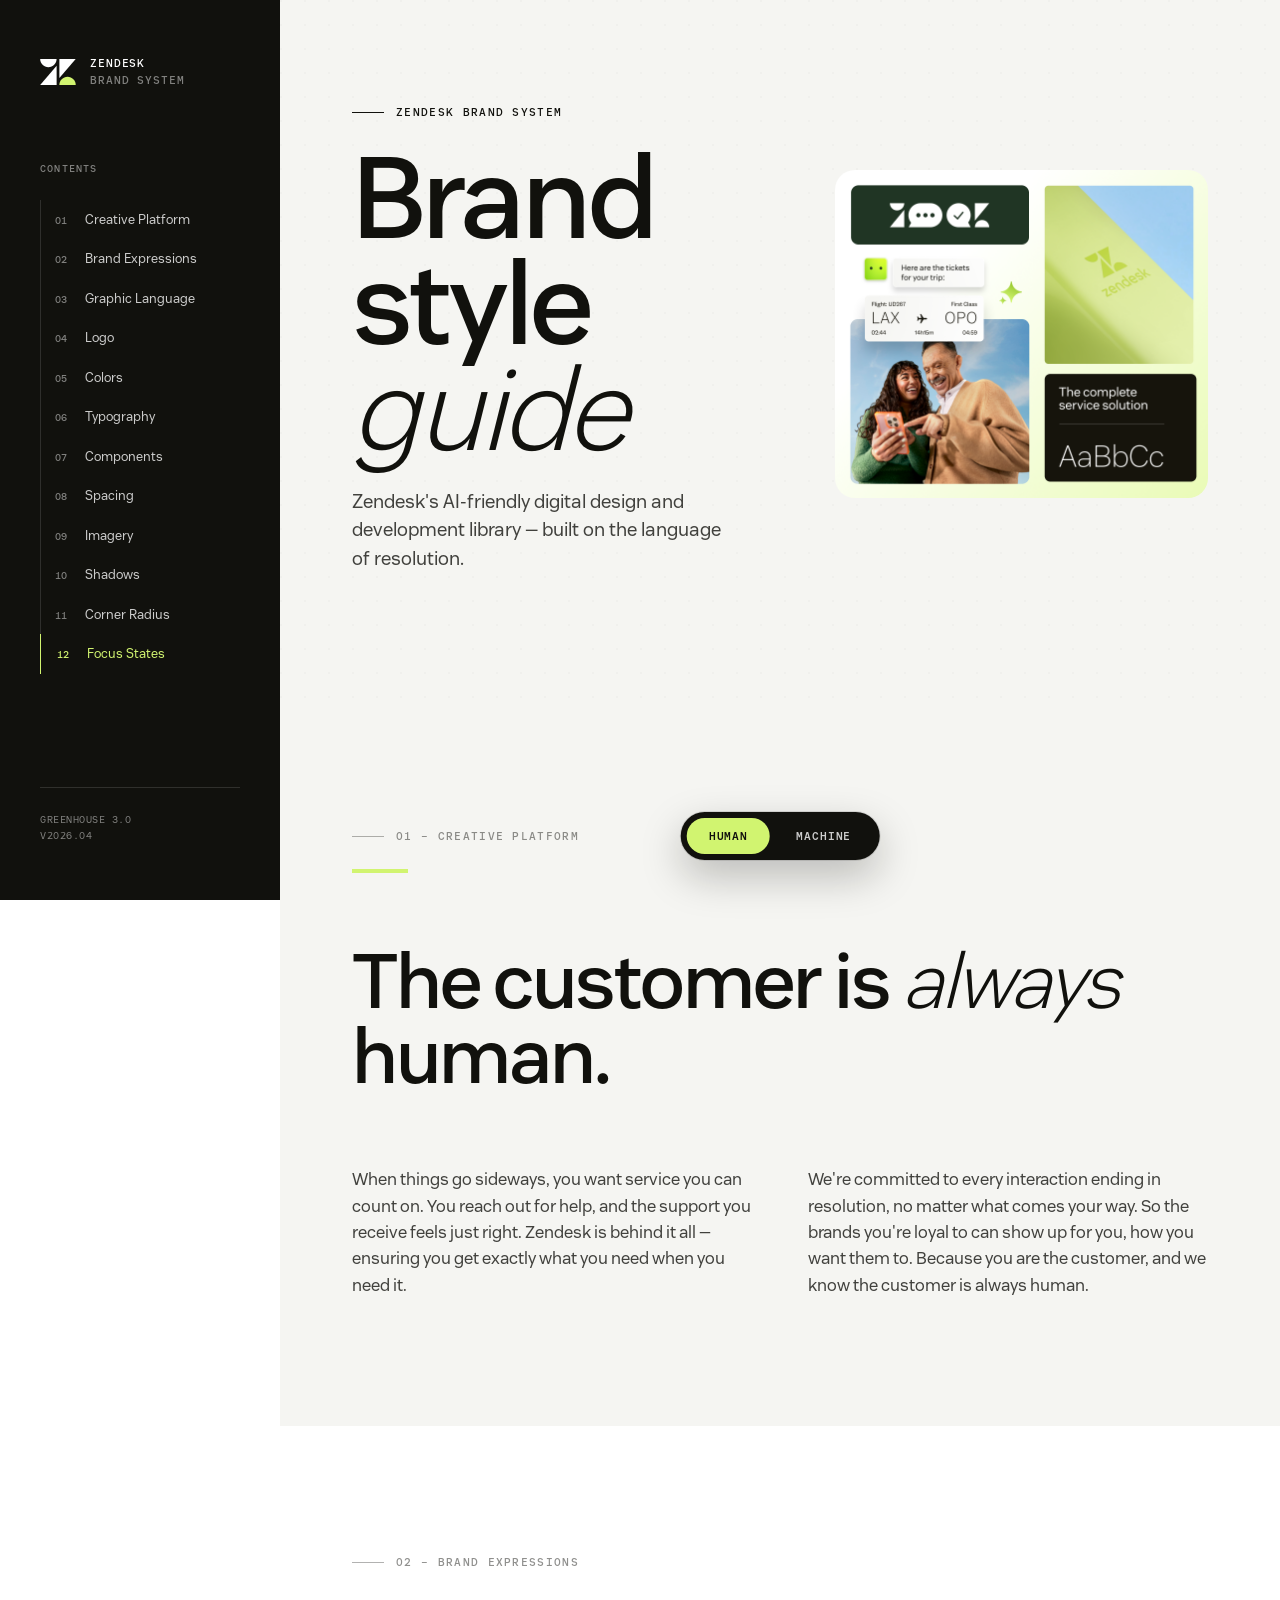
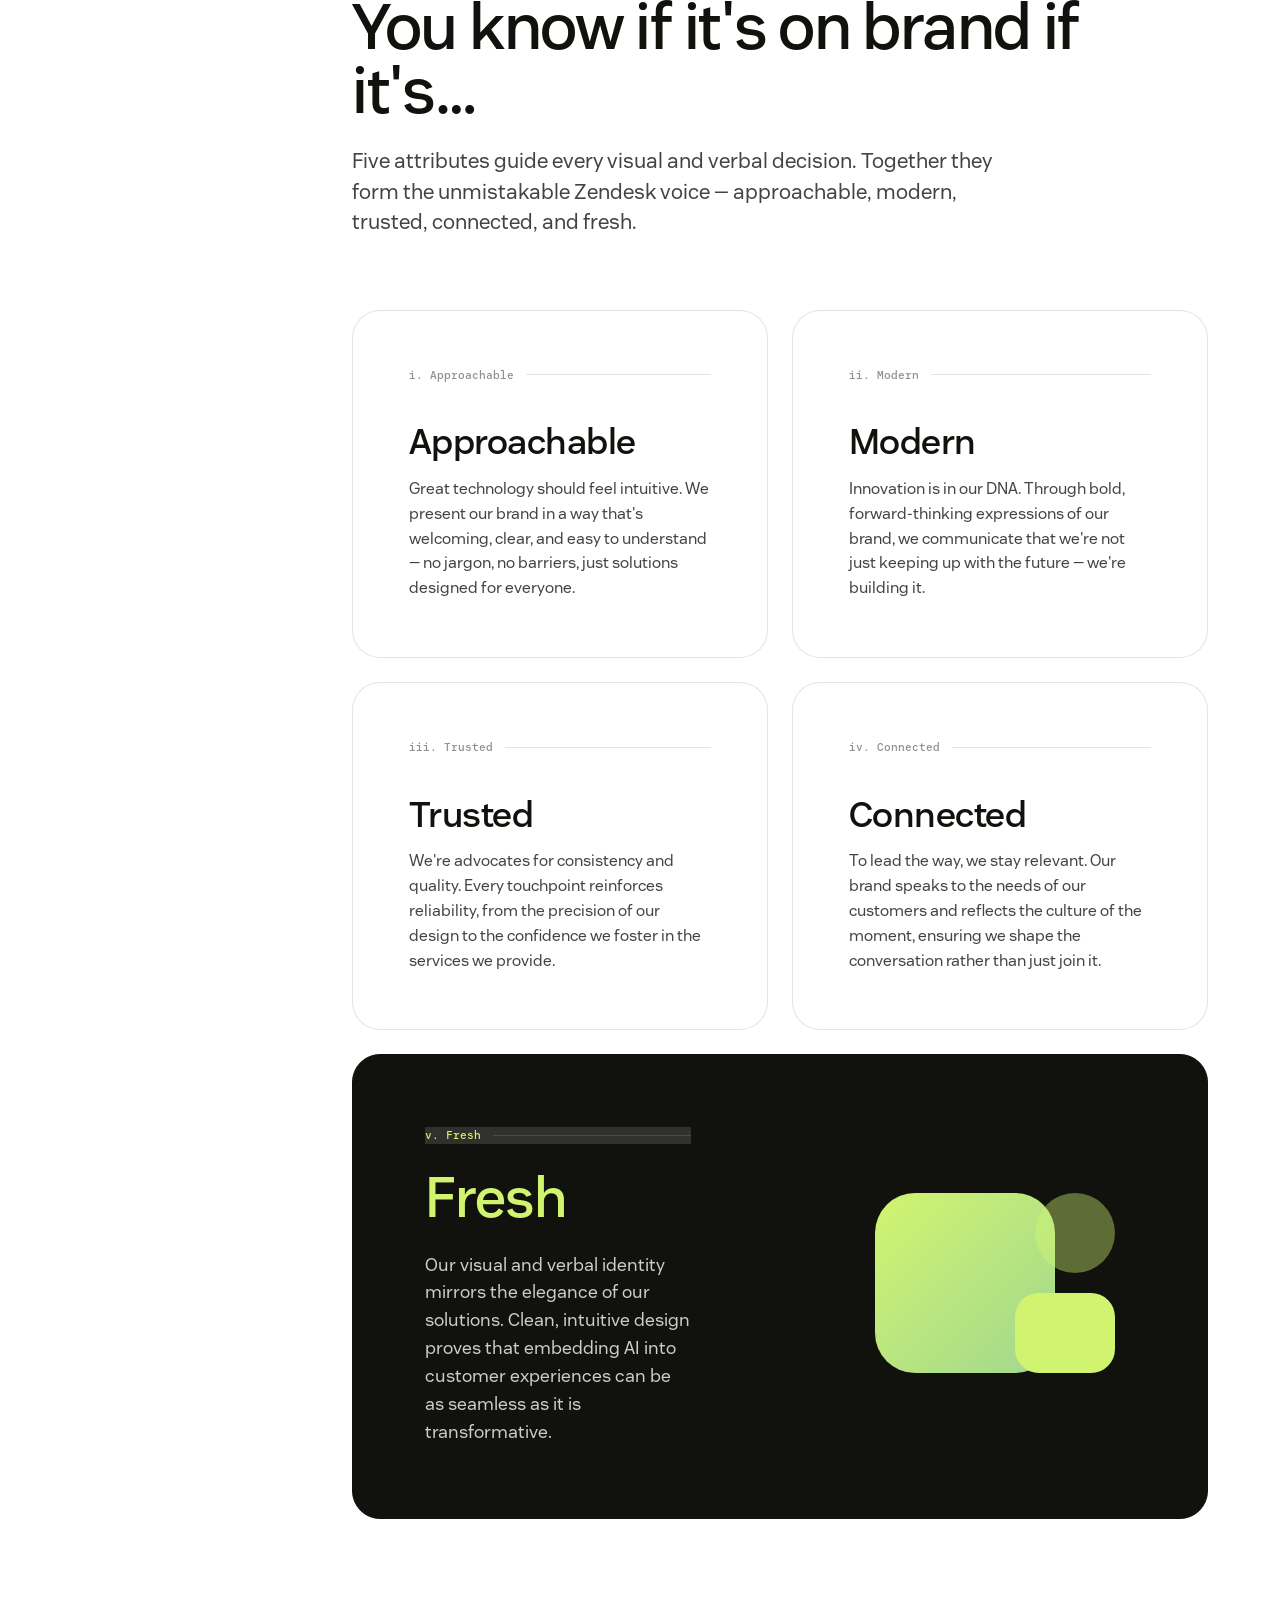
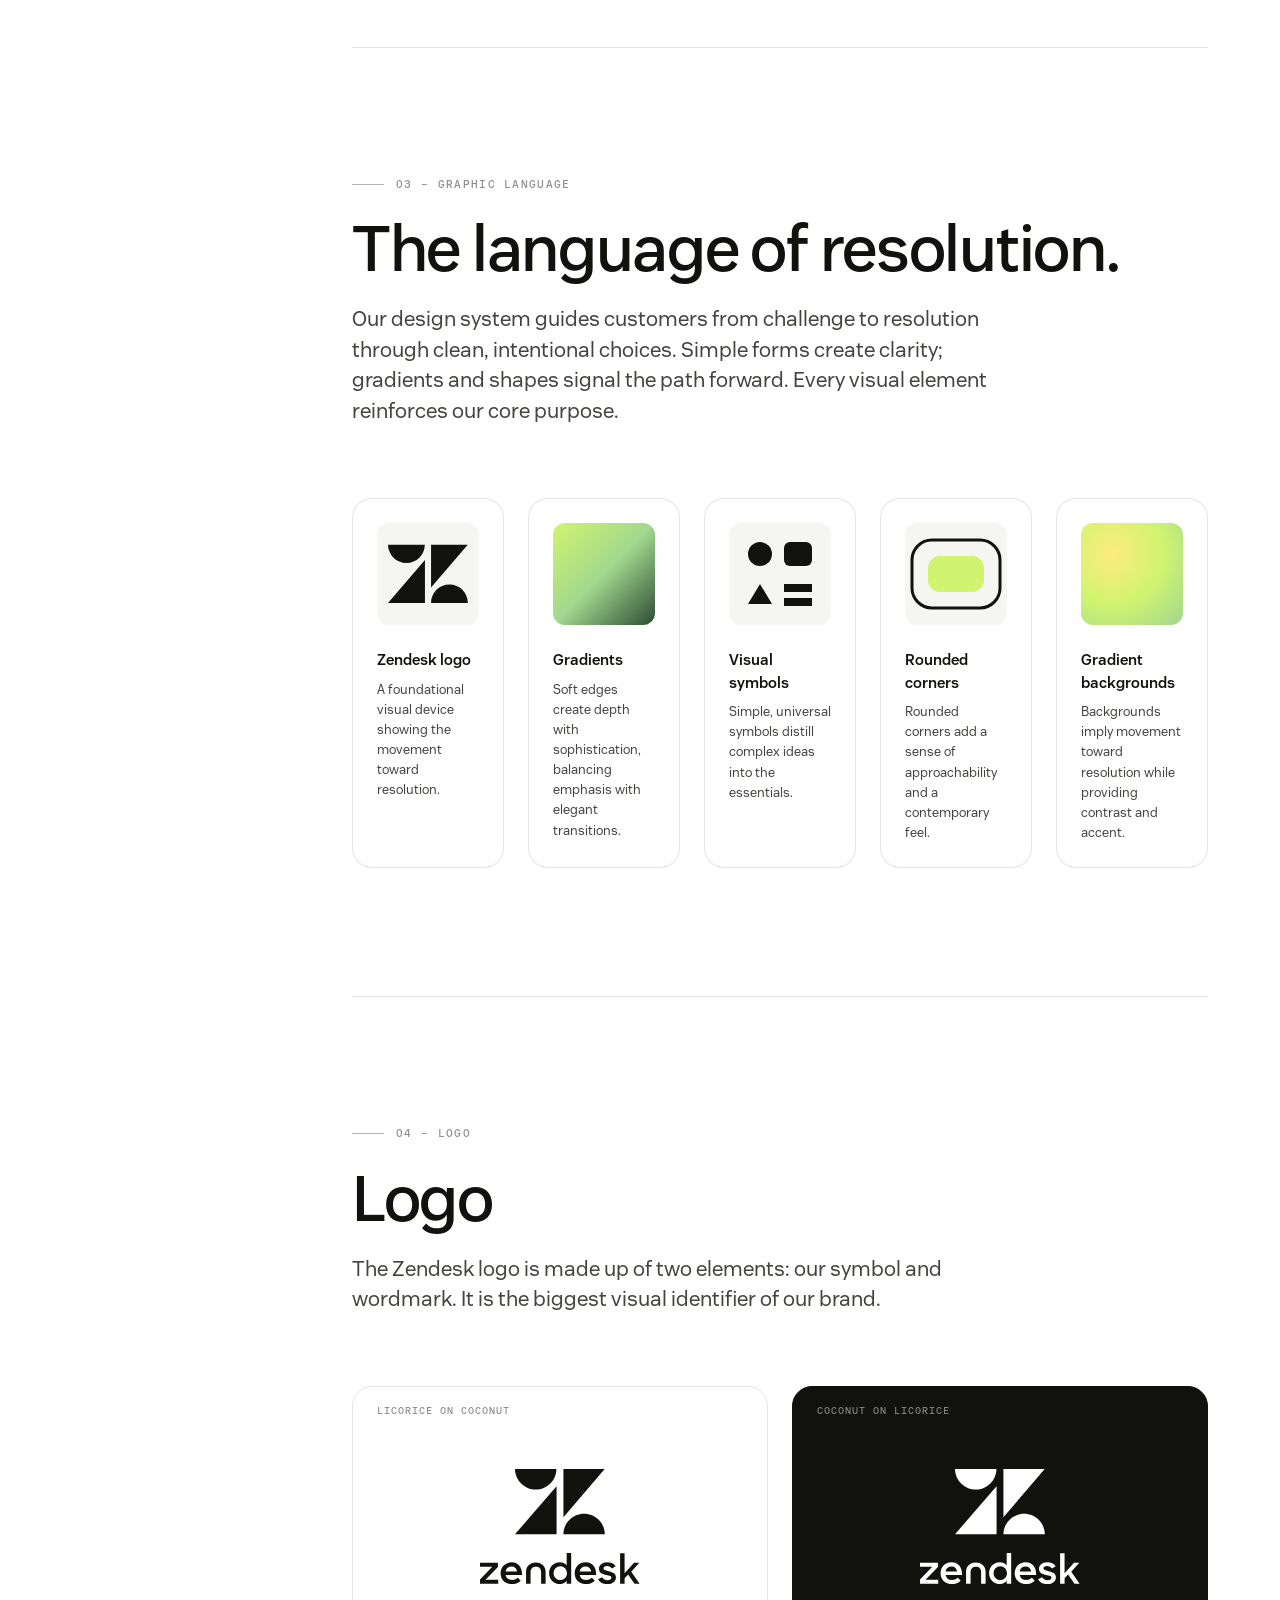
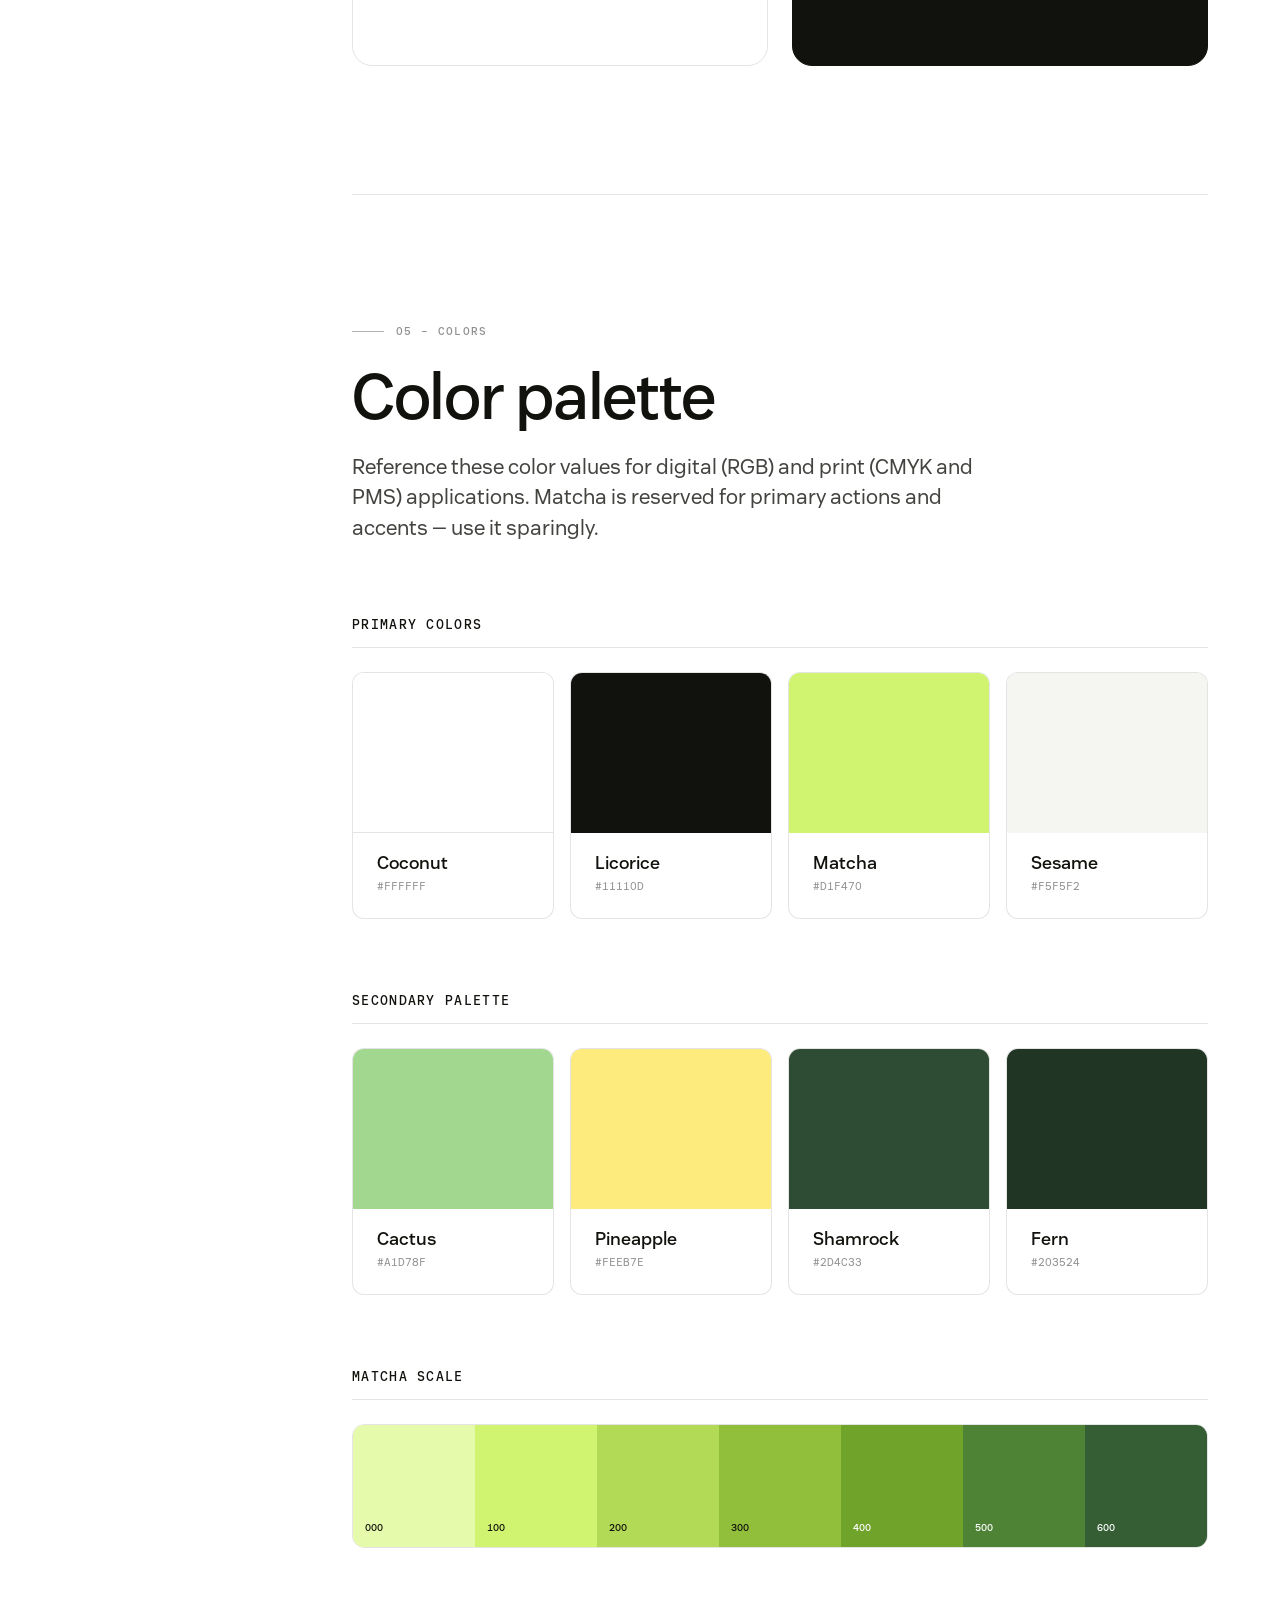
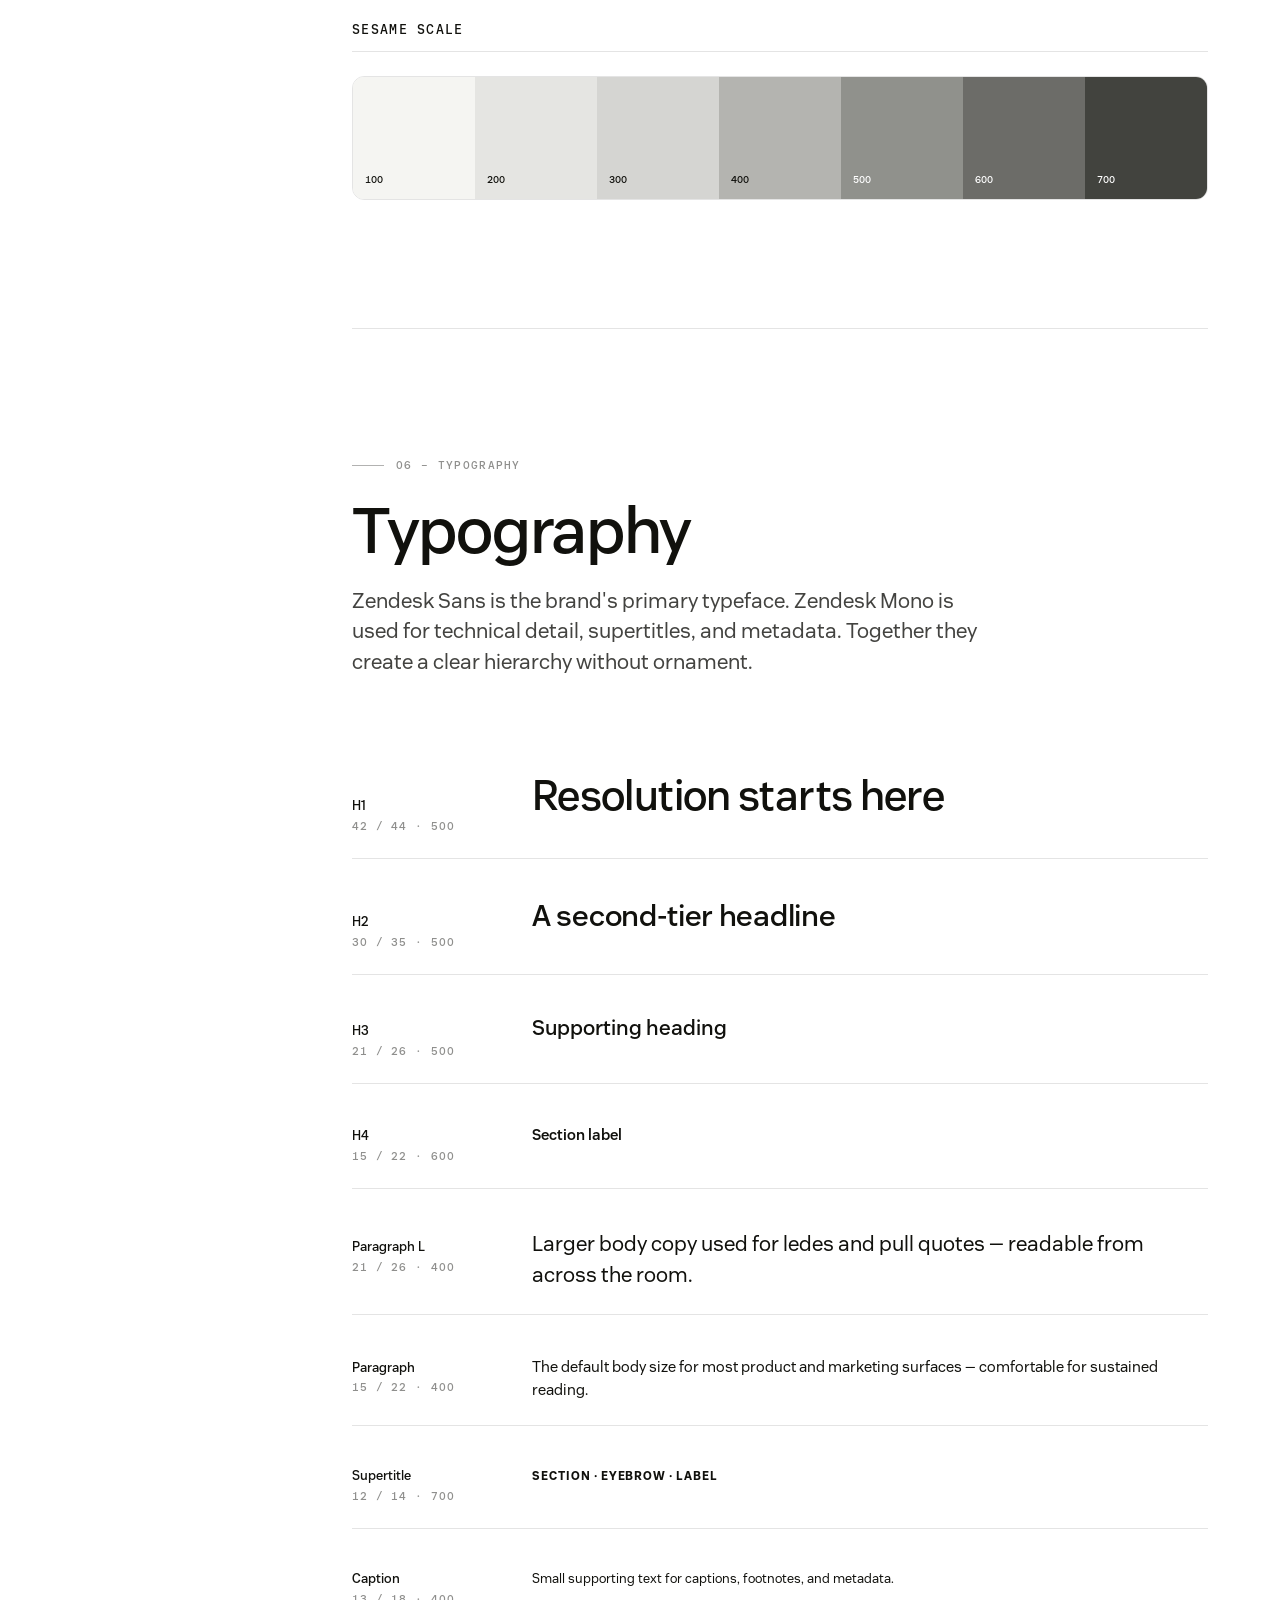
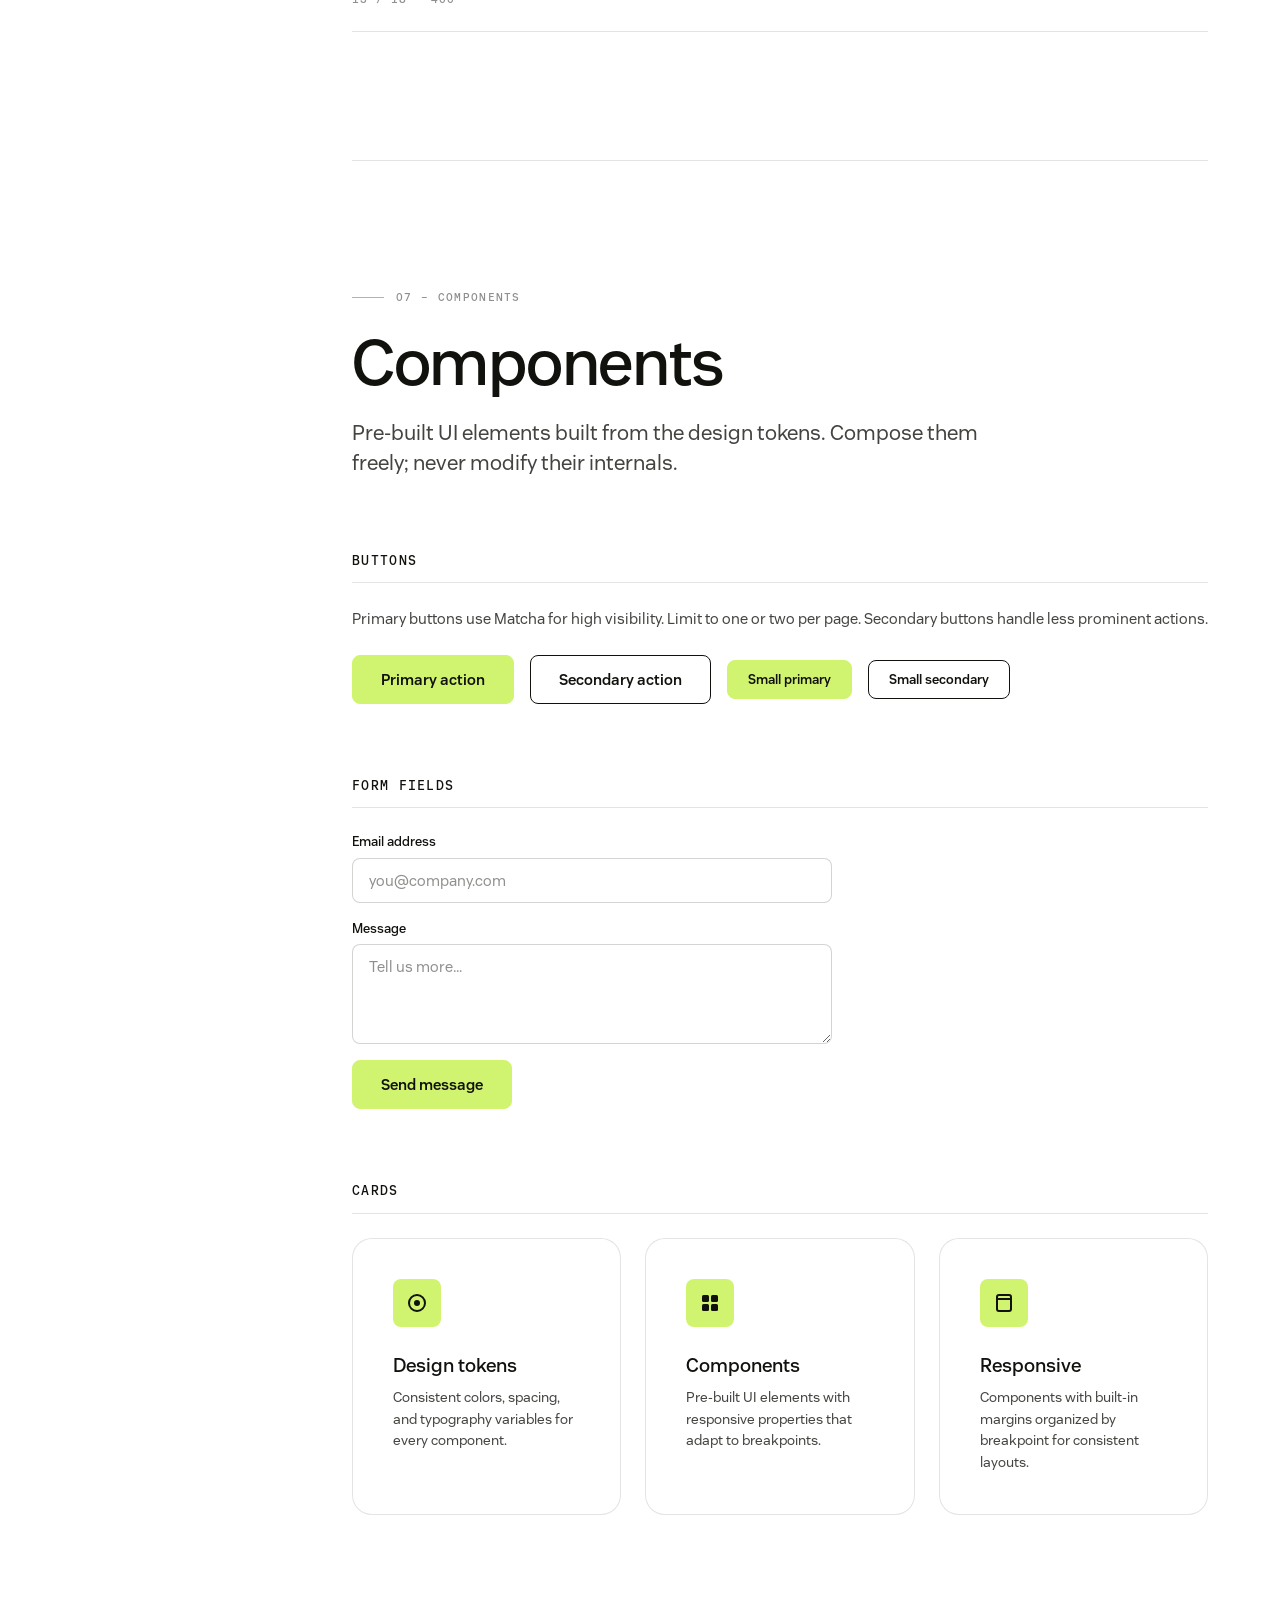
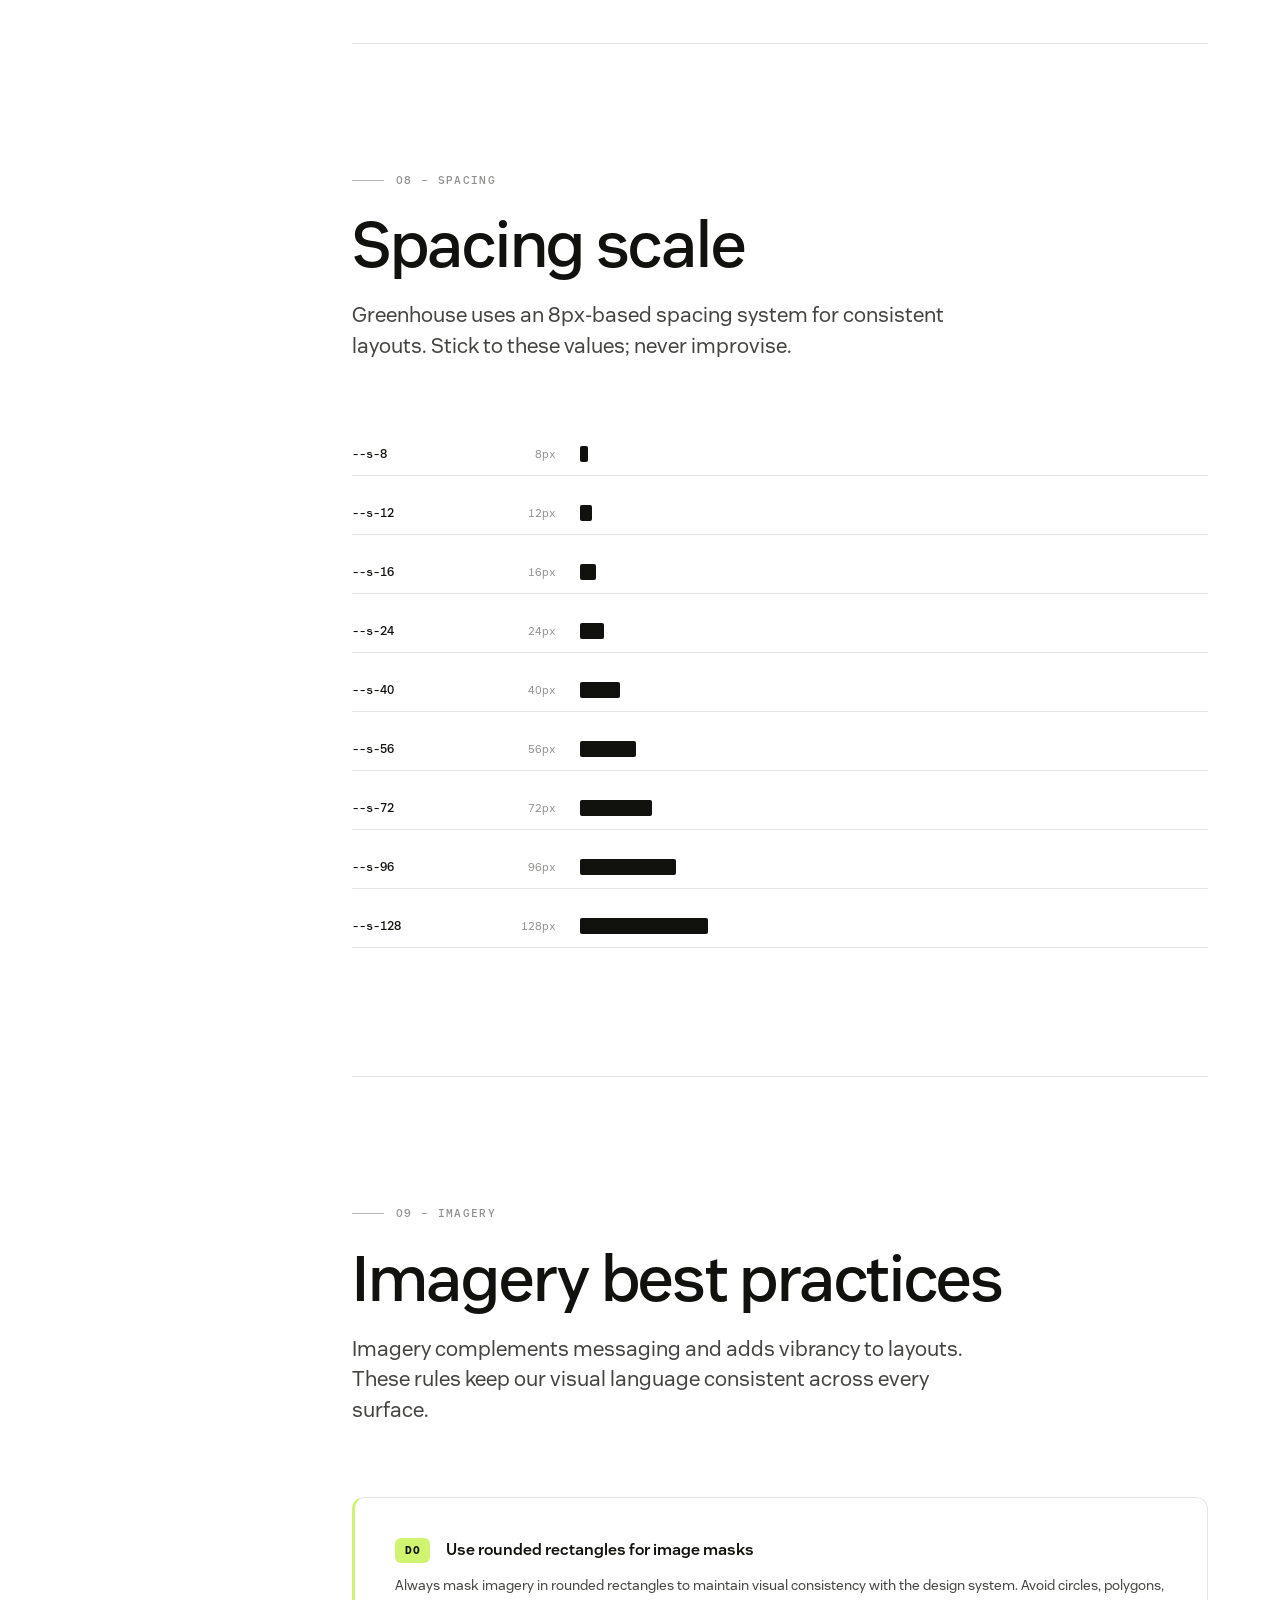
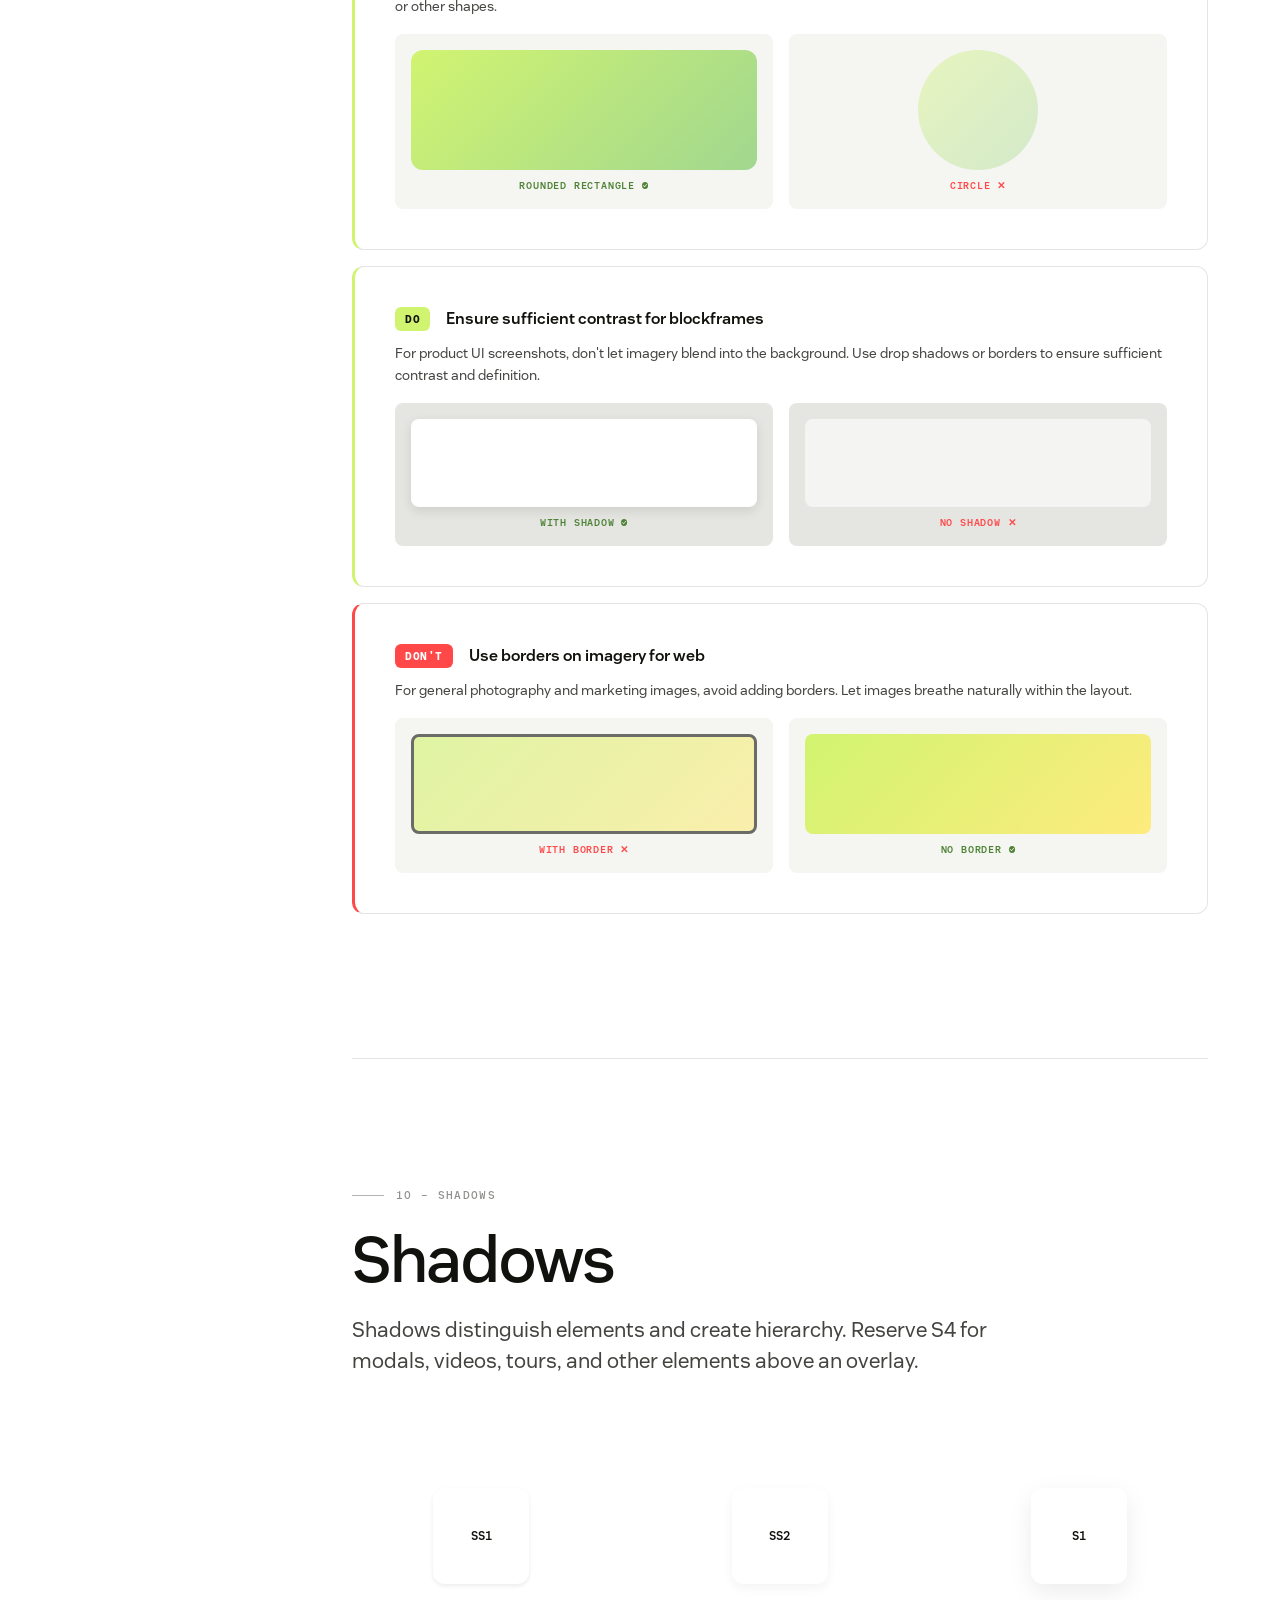
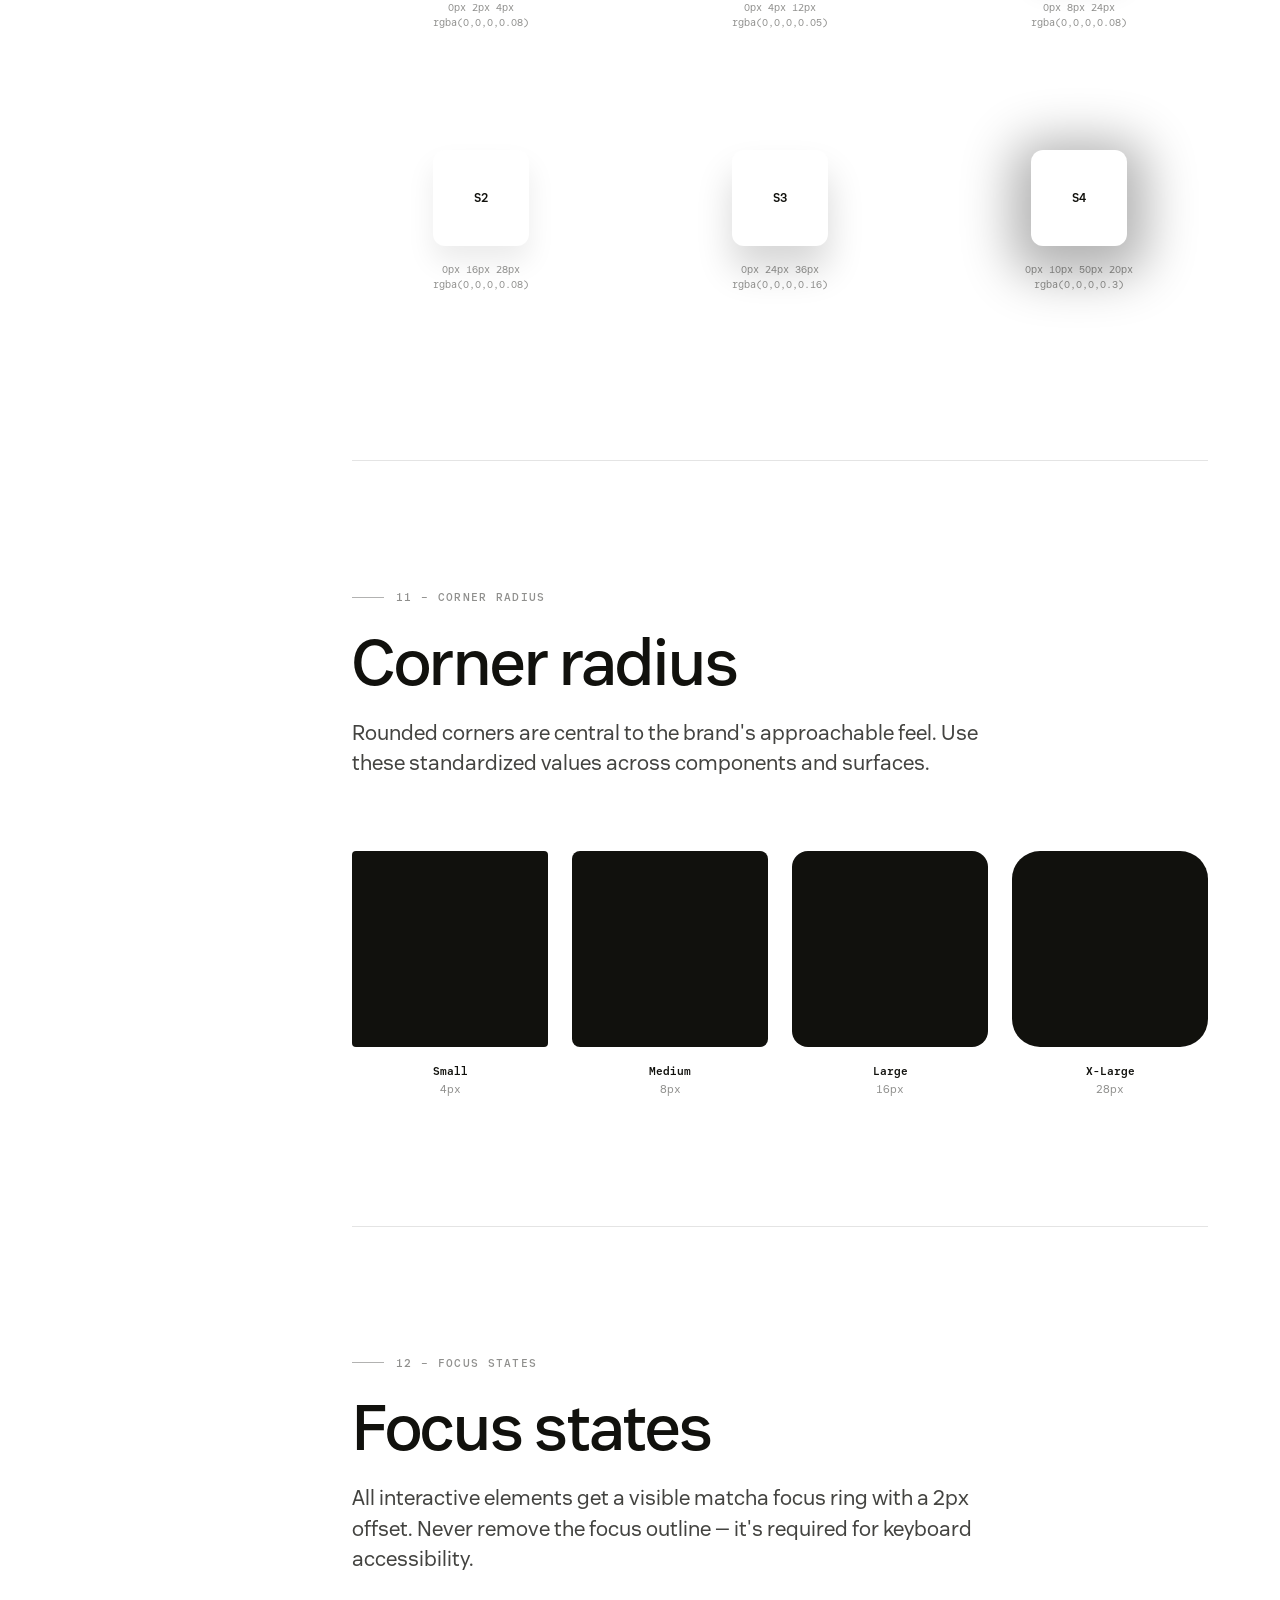
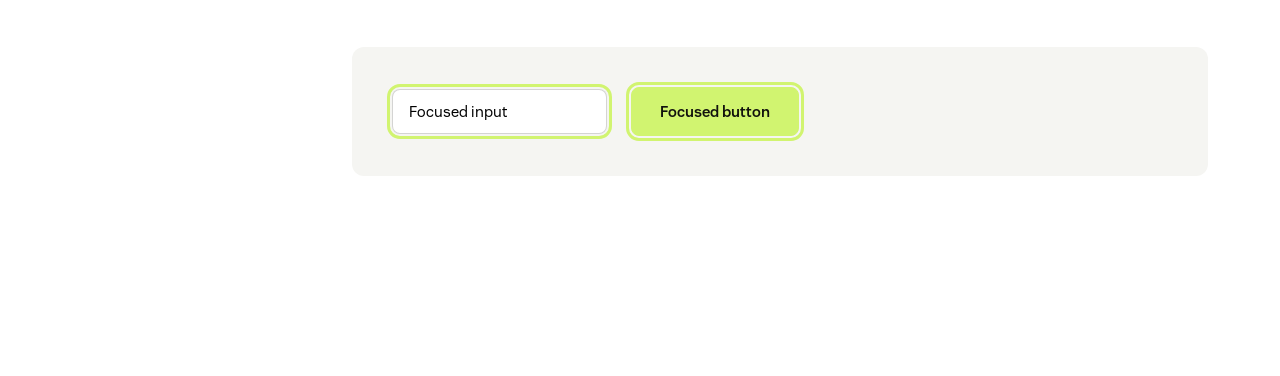
<file: zendesk-brand-visual-reference.html>
<!DOCTYPE html>
<html lang="en">
<head>
    <meta charset="UTF-8">
    <meta name="viewport" content="width=device-width, initial-scale=1.0">
    <title>Zendesk Brand Style Guide — Visual Reference</title>
    <style>
        /* ============================================================
           FONT FACES — Zendesk Sans + Zendesk Mono
           ============================================================ */
        @font-face { font-family: 'Zendesk Sans'; src: url('fonts/zendesk-sans/ZendeskSans-Thin.woff2') format('woff2'); font-weight: 100; font-style: normal; }
        @font-face { font-family: 'Zendesk Sans'; src: url('fonts/zendesk-sans/ZendeskSans-ExtraLight.woff2') format('woff2'); font-weight: 200; font-style: normal; }
        @font-face { font-family: 'Zendesk Sans'; src: url('fonts/zendesk-sans/ZendeskSans-Light.woff2') format('woff2'); font-weight: 300; font-style: normal; }
        @font-face { font-family: 'Zendesk Sans'; src: url('fonts/zendesk-sans/ZendeskSans-Regular.woff2') format('woff2'); font-weight: 400; font-style: normal; }
        @font-face { font-family: 'Zendesk Sans'; src: url('fonts/zendesk-sans/ZendeskSans-Medium.woff2') format('woff2'); font-weight: 500; font-style: normal; }
        @font-face { font-family: 'Zendesk Sans'; src: url('fonts/zendesk-sans/ZendeskSans-SemiBold.woff2') format('woff2'); font-weight: 600; font-style: normal; }
        @font-face { font-family: 'Zendesk Sans'; src: url('fonts/zendesk-sans/ZendeskSans-Bold.woff2') format('woff2'); font-weight: 700; font-style: normal; }
        @font-face { font-family: 'Zendesk Sans'; src: url('fonts/zendesk-sans/ZendeskSans-Black.woff2') format('woff2'); font-weight: 900; font-style: normal; }
        @font-face { font-family: 'Zendesk Mono'; src: url('fonts/zendesk-mono/ZendeskMono-Regular.woff2') format('woff2'); font-weight: 400; font-style: normal; }
        @font-face { font-family: 'Zendesk Mono'; src: url('fonts/zendesk-mono/ZendeskMono-Medium.woff2') format('woff2'); font-weight: 500; font-style: normal; }
        @font-face { font-family: 'Zendesk Mono'; src: url('fonts/zendesk-mono/ZendeskMono-SemiBold.woff2') format('woff2'); font-weight: 600; font-style: normal; }
        @font-face { font-family: 'Zendesk Mono'; src: url('fonts/zendesk-mono/ZendeskMono-Bold.woff2') format('woff2'); font-weight: 700; font-style: normal; }

        /* ============================================================
           DESIGN TOKENS — Greenhouse 3.0
           ============================================================ */
        :root {
            /* Brand primaries */
            --color-licorice: #11110D;
            --color-coconut: #FFFFFF;
            --color-matcha: #D1F470;
            --color-sesame: #F5F5F2;
            --color-fern: #203524;
            --color-shamrock: #2D4C33;
            --color-cactus: #A1D78F;
            --color-pineapple: #FEEB7E;

            /* Neutral scale (licorice on light) */
            --color-licorice-5: rgba(17, 17, 13, 0.05);
            --color-licorice-11: rgba(17, 17, 13, 0.11);
            --color-licorice-18: rgba(17, 17, 13, 0.18);
            --color-licorice-32: rgba(17, 17, 13, 0.32);
            --color-licorice-47: rgba(17, 17, 13, 0.47);
            --color-licorice-79: rgba(17, 17, 13, 0.79);

            /* Neutral scale (coconut on dark) */
            --color-coconut-5: rgba(255, 255, 255, 0.05);
            --color-coconut-13: rgba(255, 255, 255, 0.13);
            --color-coconut-32: rgba(255, 255, 255, 0.32);
            --color-coconut-47: rgba(255, 255, 255, 0.47);
            --color-coconut-79: rgba(255, 255, 255, 0.79);

            /* Sesame scale */
            --color-sesame-100: #F5F5F2;
            --color-sesame-200: #E5E5E2;
            --color-sesame-300: #D5D5D2;
            --color-sesame-400: #B4B4B0;
            --color-sesame-500: #90918C;
            --color-sesame-600: #6C6C68;
            --color-sesame-700: #42433E;

            /* Matcha scale */
            --color-matcha-000: #E6FAAB;
            --color-matcha-100: #D1F470;
            --color-matcha-200: #B2DA56;
            --color-matcha-300: #92BF3B;
            --color-matcha-400: #70A32A;
            --color-matcha-500: #4E8336;
            --color-matcha-600: #355E34;

            /* State */
            --color-error: #FF4949;
            --color-warning: #FFDB5C;

            /* Spacing */
            --s-4: 4px;
            --s-8: 8px;
            --s-12: 12px;
            --s-16: 16px;
            --s-24: 24px;
            --s-40: 40px;
            --s-56: 56px;
            --s-72: 72px;
            --s-96: 96px;
            --s-128: 128px;

            /* Type */
            --font-sans: 'Zendesk Sans', -apple-system, BlinkMacSystemFont, 'Segoe UI', sans-serif;
            --font-mono: 'Zendesk Mono', ui-monospace, 'SF Mono', Menlo, monospace;

            /* Layout */
            --nav-width: 280px;
            --content-max: 1080px;
            --radius-sm: 8px;
            --radius-md: 12px;
            --radius-lg: 20px;
            --radius-xl: 28px;
        }

        /* ============================================================
           BASE
           ============================================================ */
        *, *::before, *::after { margin: 0; padding: 0; box-sizing: border-box; }

        html { scroll-behavior: smooth; }

        body {
            font-family: var(--font-sans);
            color: var(--color-licorice);
            background: var(--color-coconut);
            line-height: 1.5;
            -webkit-font-smoothing: antialiased;
            text-rendering: optimizeLegibility;
        }

        a { color: inherit; }
        button { font-family: inherit; }

        /* ============================================================
           SIDEBAR NAVIGATION
           ============================================================ */
        .nav {
            position: fixed;
            top: 0;
            left: 0;
            width: var(--nav-width);
            height: 100vh;
            background: var(--color-licorice);
            color: var(--color-coconut);
            padding: var(--s-56) var(--s-40);
            display: flex;
            flex-direction: column;
            z-index: 100;
            overflow-y: auto;
        }

        .nav__brand {
            display: flex;
            align-items: center;
            gap: 14px;
            margin-bottom: var(--s-72);
        }

        .nav__mark {
            width: 36px;
            height: 26px;
            flex-shrink: 0;
        }

        .nav__brand-text {
            font-family: var(--font-mono);
            font-size: 11px;
            font-weight: 500;
            letter-spacing: 0.08em;
            text-transform: uppercase;
            color: var(--color-coconut);
            line-height: 1.4;
        }

        .nav__brand-text span {
            display: block;
            color: var(--color-coconut-47);
            margin-top: 2px;
        }

        .nav__heading {
            font-family: var(--font-mono);
            font-size: 10px;
            font-weight: 500;
            letter-spacing: 0.12em;
            text-transform: uppercase;
            color: var(--color-coconut-47);
            margin-bottom: var(--s-24);
        }

        .nav__menu {
            display: flex;
            flex-direction: column;
            margin-bottom: var(--s-56);
        }

        .nav__item {
            display: flex;
            align-items: baseline;
            gap: 12px;
            padding: 10px 0 10px 14px;
            font-family: var(--font-sans);
            font-size: 13px;
            font-weight: 400;
            color: var(--color-coconut-79);
            text-decoration: none;
            border-left: 1px solid var(--color-coconut-13);
            transition: color 0.2s ease, border-color 0.2s ease, padding-left 0.2s ease;
        }

        .nav__item:hover {
            color: var(--color-coconut);
            border-left-color: var(--color-coconut-32);
        }

        .nav__item--active {
            color: var(--color-matcha);
            border-left-color: var(--color-matcha);
            padding-left: 16px;
        }

        .nav__num {
            font-family: var(--font-mono);
            font-size: 10px;
            font-weight: 500;
            color: var(--color-coconut-47);
            min-width: 18px;
        }

        .nav__item--active .nav__num {
            color: var(--color-matcha);
        }

        .nav__footer {
            margin-top: auto;
            padding-top: var(--s-24);
            border-top: 1px solid var(--color-coconut-13);
            font-family: var(--font-mono);
            font-size: 10px;
            color: var(--color-coconut-47);
            letter-spacing: 0.05em;
            text-transform: uppercase;
            line-height: 1.6;
        }

        /* ============================================================
           PAGE LAYOUT
           ============================================================ */
        .page {
            margin-left: var(--nav-width);
            min-height: 100vh;
        }

        .container {
            max-width: var(--content-max);
            margin: 0 auto;
            padding: 0 var(--s-72);
        }

        /* ============================================================
           HERO — Full-bleed sesame, asymmetric two-column
           ============================================================ */
        .hero {
            background: var(--color-sesame);
            padding: var(--s-96) 0 var(--s-128);
            position: relative;
            overflow: hidden;
        }

        .hero__inner {
            max-width: var(--content-max);
            margin: 0 auto;
            padding: 0 var(--s-72);
            display: grid;
            grid-template-columns: 1.1fr 1fr;
            gap: var(--s-72);
            align-items: center;
            position: relative;
            z-index: 1;
        }

        .hero__supertitle {
            font-family: var(--font-mono);
            font-size: 11px;
            font-weight: 500;
            letter-spacing: 0.12em;
            text-transform: uppercase;
            color: var(--color-licorice);
            margin-bottom: var(--s-24);
            display: inline-flex;
            align-items: center;
            gap: 12px;
        }

        .hero__supertitle::before {
            content: '';
            display: inline-block;
            width: 32px;
            height: 1px;
            background: var(--color-licorice);
        }

        .hero__title {
            font-size: clamp(64px, 9vw, 120px);
            font-weight: 500;
            line-height: 0.92;
            letter-spacing: -0.025em;
            color: var(--color-licorice);
            margin-bottom: var(--s-24);
        }

        .hero__title em {
            font-style: italic;
            font-weight: 300;
        }

        .hero__subtitle {
            font-size: 19px;
            font-weight: 400;
            line-height: 1.5;
            color: var(--color-licorice-79);
            max-width: 380px;
        }

        .hero__art {
            position: relative;
            max-width: 520px;
            margin-left: auto;
        }

        .hero__art img {
            width: 100%;
            height: auto;
            display: block;
            border-radius: 20px;
        }

        /* Subtle grain on hero */
        .hero::after {
            content: '';
            position: absolute;
            inset: 0;
            background-image: radial-gradient(circle at 1px 1px, var(--color-licorice-5) 1px, transparent 0);
            background-size: 24px 24px;
            opacity: 0.4;
            pointer-events: none;
        }

        /* ============================================================
           SECTIONS
           ============================================================ */
        .section {
            padding: var(--s-128) 0;
            position: relative;
        }

        .section + .section {
            padding-top: 0;
        }

        .section__marker {
            font-family: var(--font-mono);
            font-size: 11px;
            font-weight: 500;
            letter-spacing: 0.12em;
            text-transform: uppercase;
            color: var(--color-licorice-47);
            margin-bottom: var(--s-24);
            display: flex;
            align-items: center;
            gap: 12px;
        }

        .section__marker::before {
            content: '';
            width: 32px;
            height: 1px;
            background: var(--color-licorice-32);
        }

        .section__title {
            font-size: clamp(40px, 5vw, 64px);
            font-weight: 500;
            line-height: 1;
            letter-spacing: -0.02em;
            color: var(--color-licorice);
            margin-bottom: var(--s-24);
            max-width: 800px;
        }

        .section__lede {
            font-size: 21px;
            line-height: 1.45;
            color: var(--color-licorice-79);
            max-width: 640px;
            margin-bottom: var(--s-72);
        }

        .section__subhead {
            font-size: 13px;
            font-family: var(--font-mono);
            font-weight: 500;
            text-transform: uppercase;
            letter-spacing: 0.1em;
            color: var(--color-licorice);
            margin-top: var(--s-72);
            margin-bottom: var(--s-24);
            padding-bottom: var(--s-12);
            border-bottom: 1px solid var(--color-licorice-11);
        }

        .section__divider {
            max-width: var(--content-max);
            margin: 0 auto;
            padding: 0 var(--s-72);
        }

        .section__divider::after {
            content: '';
            display: block;
            height: 1px;
            background: var(--color-licorice-11);
        }

        /* ============================================================
           CREATIVE PLATFORM — pulled quote treatment
           ============================================================ */
        .platform {
            background: var(--color-sesame);
            padding: var(--s-128) 0;
        }

        .platform__inner {
            max-width: var(--content-max);
            margin: 0 auto;
            padding: 0 var(--s-72);
        }

        .platform__quote {
            font-size: clamp(48px, 6vw, 84px);
            font-weight: 500;
            line-height: 0.98;
            letter-spacing: -0.025em;
            color: var(--color-licorice);
            margin: var(--s-40) 0 var(--s-72);
            max-width: 920px;
            position: relative;
        }

        .platform__quote-mark {
            display: inline-block;
            width: 56px;
            height: 4px;
            background: var(--color-matcha);
            margin-bottom: var(--s-24);
        }

        .platform__quote em {
            font-style: italic;
            font-weight: 300;
        }

        .platform__body {
            display: grid;
            grid-template-columns: 1fr 1fr;
            gap: var(--s-56);
            max-width: 880px;
        }

        .platform__body p {
            font-size: 17px;
            line-height: 1.55;
            color: var(--color-licorice-79);
        }

        /* ============================================================
           BRAND EXPRESSIONS — five proper cards
           ============================================================ */
        .expressions-grid {
            display: grid;
            grid-template-columns: repeat(2, 1fr);
            gap: var(--s-24);
        }

        .expression-card {
            background: var(--color-coconut);
            border: 1px solid var(--color-licorice-11);
            border-radius: var(--radius-xl);
            padding: var(--s-56);
            position: relative;
            overflow: hidden;
            transition: border-color 0.3s ease, transform 0.3s ease;
        }

        .expression-card:hover {
            border-color: var(--color-licorice-32);
            transform: translateY(-2px);
        }

        .expression-card__index {
            font-family: var(--font-mono);
            font-size: 11px;
            font-weight: 500;
            color: var(--color-licorice-47);
            margin-bottom: var(--s-40);
            display: flex;
            align-items: center;
            gap: 12px;
        }

        .expression-card__index::after {
            content: '';
            flex: 1;
            height: 1px;
            background: var(--color-licorice-11);
        }

        .expression-card__title {
            font-size: 36px;
            font-weight: 500;
            line-height: 1.05;
            letter-spacing: -0.015em;
            color: var(--color-licorice);
            margin-bottom: var(--s-16);
        }

        .expression-card__body {
            font-size: 16px;
            line-height: 1.55;
            color: var(--color-licorice-79);
        }

        .expression-card--feature {
            grid-column: 1 / -1;
            background: var(--color-licorice);
            color: var(--color-coconut);
            border-color: var(--color-licorice);
            display: grid;
            grid-template-columns: 1fr 1.4fr;
            gap: var(--s-72);
            align-items: center;
            padding: var(--s-72) var(--s-72);
        }

        .expression-card--feature .expression-card__index,
        .expression-card--feature .expression-card__index::after {
            color: var(--color-matcha);
            background: var(--color-coconut-13);
        }

        .expression-card--feature .expression-card__index {
            color: var(--color-matcha);
            margin-bottom: var(--s-24);
        }

        .expression-card--feature .expression-card__title {
            font-size: 56px;
            color: var(--color-matcha);
            margin-bottom: var(--s-24);
        }

        .expression-card--feature .expression-card__body {
            color: var(--color-coconut-79);
            font-size: 18px;
            max-width: 440px;
        }

        .expression-card--feature .expression-card__art {
            justify-self: end;
        }

        /* ============================================================
           LANGUAGE OF RESOLUTION — visual examples + descriptions
           ============================================================ */
        .resolution-grid {
            display: grid;
            grid-template-columns: repeat(5, 1fr);
            gap: var(--s-24);
        }

        .resolution-tile {
            background: var(--color-coconut);
            border: 1px solid var(--color-licorice-11);
            border-radius: var(--radius-lg);
            padding: var(--s-24);
            display: flex;
            flex-direction: column;
            min-height: 280px;
        }

        .resolution-tile__visual {
            aspect-ratio: 1 / 1;
            background: var(--color-sesame);
            border-radius: var(--radius-md);
            margin-bottom: var(--s-24);
            display: flex;
            align-items: center;
            justify-content: center;
            overflow: hidden;
            position: relative;
        }

        .resolution-tile__title {
            font-size: 15px;
            font-weight: 600;
            color: var(--color-licorice);
            margin-bottom: var(--s-8);
        }

        .resolution-tile__body {
            font-size: 13px;
            line-height: 1.55;
            color: var(--color-licorice-79);
        }

        /* ============================================================
           LOGO SECTION
           ============================================================ */
        .logo-grid {
            display: grid;
            grid-template-columns: repeat(2, 1fr);
            gap: var(--s-24);
        }

        .logo-frame {
            border: 1px solid var(--color-licorice-11);
            border-radius: var(--radius-lg);
            padding: var(--s-72);
            display: flex;
            align-items: center;
            justify-content: center;
            min-height: 280px;
            position: relative;
        }

        .logo-frame--dark {
            background: var(--color-licorice);
            border-color: var(--color-licorice);
        }

        .logo-frame__caption {
            position: absolute;
            top: var(--s-16);
            left: var(--s-24);
            font-family: var(--font-mono);
            font-size: 10px;
            font-weight: 500;
            text-transform: uppercase;
            letter-spacing: 0.1em;
            color: var(--color-licorice-47);
        }

        .logo-frame--dark .logo-frame__caption {
            color: var(--color-coconut-47);
        }

        .logo-lockup {
            display: flex;
            flex-direction: column;
            align-items: center;
            gap: 18px;
        }

        /* ============================================================
           COLOR PALETTE
           ============================================================ */
        .color-grid {
            display: grid;
            grid-template-columns: repeat(4, 1fr);
            gap: var(--s-16);
        }

        .color-card {
            border-radius: var(--radius-md);
            overflow: hidden;
            border: 1px solid var(--color-licorice-11);
            background: var(--color-coconut);
            transition: transform 0.3s ease;
        }

        .color-card:hover {
            transform: translateY(-2px);
        }

        .color-swatch {
            height: 160px;
            display: block;
        }

        .color-info {
            padding: var(--s-16) var(--s-24) var(--s-24);
        }

        .color-name {
            font-size: 18px;
            font-weight: 500;
            color: var(--color-licorice);
            margin-bottom: 2px;
        }

        .color-hex {
            font-family: var(--font-mono);
            font-size: 11px;
            color: var(--color-licorice-47);
            text-transform: uppercase;
        }

        .color-scale {
            display: grid;
            grid-template-columns: repeat(7, 1fr);
            gap: 0;
            border-radius: var(--radius-md);
            overflow: hidden;
            border: 1px solid var(--color-licorice-11);
        }

        .color-scale__step {
            aspect-ratio: 1 / 1;
            display: flex;
            align-items: flex-end;
            padding: var(--s-12);
            font-family: var(--font-mono);
            font-size: 10px;
            font-weight: 500;
        }

        /* ============================================================
           TYPOGRAPHY SPECIMENS
           ============================================================ */
        .type-list {
            display: flex;
            flex-direction: column;
            gap: var(--s-16);
        }

        .type-row {
            display: grid;
            grid-template-columns: 140px 1fr;
            gap: var(--s-40);
            align-items: baseline;
            padding: var(--s-24) 0;
            border-bottom: 1px solid var(--color-licorice-11);
        }

        .type-row__meta {
            font-family: var(--font-mono);
            font-size: 11px;
            font-weight: 500;
            text-transform: uppercase;
            letter-spacing: 0.08em;
            color: var(--color-licorice-47);
        }

        .type-row__meta strong {
            display: block;
            color: var(--color-licorice);
            font-weight: 500;
            margin-bottom: 2px;
            text-transform: none;
            letter-spacing: 0;
            font-family: var(--font-sans);
            font-size: 13px;
        }

        .type-row__sample { color: var(--color-licorice); }

        .type-h1 { font-size: 42px; font-weight: 500; line-height: 1.05; letter-spacing: -0.015em; }
        .type-h2 { font-size: 30px; font-weight: 500; line-height: 1.15; letter-spacing: -0.01em; }
        .type-h3 { font-size: 21px; font-weight: 500; line-height: 1.25; }
        .type-h4 { font-size: 15px; font-weight: 600; line-height: 1.45; }
        .type-paragraph-lg { font-size: 21px; font-weight: 400; line-height: 1.45; }
        .type-paragraph { font-size: 15px; font-weight: 400; line-height: 1.55; }
        .type-supertitle { font-size: 12px; font-weight: 700; line-height: 1.4; letter-spacing: 0.08em; text-transform: uppercase; }
        .type-caption { font-size: 13px; font-weight: 400; line-height: 1.4; }

        /* ============================================================
           BUTTONS
           ============================================================ */
        .btn {
            display: inline-flex;
            align-items: center;
            justify-content: center;
            padding: 14px 28px;
            border-radius: var(--radius-sm);
            font-size: 15px;
            font-weight: 600;
            font-family: var(--font-sans);
            border: 1.5px solid transparent;
            cursor: pointer;
            text-decoration: none;
            transition: background 0.2s ease, border-color 0.2s ease, transform 0.1s ease;
        }

        .btn:active { transform: translateY(1px); }

        .btn--primary {
            background: var(--color-matcha);
            color: var(--color-licorice);
            border-color: var(--color-matcha);
        }

        .btn--primary:hover {
            background: var(--color-matcha-200);
            border-color: var(--color-matcha-200);
        }

        .btn--secondary {
            background: transparent;
            color: var(--color-licorice);
            border-color: var(--color-licorice);
        }

        .btn--secondary:hover {
            background: var(--color-licorice);
            color: var(--color-coconut);
        }

        .btn--small {
            padding: 10px 20px;
            font-size: 13px;
        }

        .btn-row {
            display: flex;
            flex-wrap: wrap;
            gap: var(--s-16);
            align-items: center;
        }

        /* ============================================================
           CARDS (component example)
           ============================================================ */
        .card-grid {
            display: grid;
            grid-template-columns: repeat(3, 1fr);
            gap: var(--s-24);
        }

        .card {
            background: var(--color-coconut);
            border: 1px solid var(--color-licorice-11);
            border-radius: var(--radius-lg);
            padding: var(--s-40);
            transition: border-color 0.3s ease, transform 0.3s ease;
        }

        .card:hover {
            border-color: var(--color-licorice-32);
            transform: translateY(-2px);
        }

        .card__icon {
            width: 48px;
            height: 48px;
            border-radius: var(--radius-sm);
            background: var(--color-matcha);
            display: flex;
            align-items: center;
            justify-content: center;
            margin-bottom: var(--s-24);
        }

        .card__title {
            font-size: 19px;
            font-weight: 500;
            margin-bottom: var(--s-8);
        }

        .card__body {
            font-size: 14px;
            line-height: 1.55;
            color: var(--color-licorice-79);
        }

        /* ============================================================
           FORMS
           ============================================================ */
        .form-stack {
            max-width: 480px;
            display: flex;
            flex-direction: column;
            gap: var(--s-16);
        }

        .form-field {
            display: flex;
            flex-direction: column;
            gap: 6px;
        }

        .form-label {
            font-size: 13px;
            font-weight: 500;
            color: var(--color-licorice);
        }

        .form-input {
            font-family: var(--font-sans);
            font-size: 15px;
            padding: 12px 16px;
            border: 1.5px solid var(--color-licorice-18);
            border-radius: var(--radius-sm);
            background: var(--color-coconut);
            color: var(--color-licorice);
            transition: border-color 0.2s ease;
        }

        .form-input:focus {
            outline: none;
            border-color: var(--color-licorice);
        }

        .form-input::placeholder { color: var(--color-licorice-47); }

        textarea.form-input { resize: vertical; min-height: 100px; }

        /* ============================================================
           SPACING SCALE
           ============================================================ */
        .spacing-list {
            display: flex;
            flex-direction: column;
            gap: var(--s-16);
        }

        .spacing-row {
            display: grid;
            grid-template-columns: 120px 60px 1fr;
            align-items: center;
            gap: var(--s-24);
            padding: var(--s-12) 0;
            border-bottom: 1px solid var(--color-licorice-11);
        }

        .spacing-row__token {
            font-family: var(--font-mono);
            font-size: 12px;
            font-weight: 500;
            color: var(--color-licorice);
        }

        .spacing-row__value {
            font-family: var(--font-mono);
            font-size: 11px;
            color: var(--color-licorice-47);
            text-align: right;
        }

        .spacing-row__bar {
            background: var(--color-licorice);
            height: 16px;
            border-radius: 2px;
        }

        /* ============================================================
           DO/DONT CALLOUTS — matcha for affirmative, red for negative
           ============================================================ */
        .callout {
            background: var(--color-coconut);
            border: 1px solid var(--color-licorice-11);
            border-radius: var(--radius-md);
            padding: var(--s-40);
            margin-bottom: var(--s-16);
            border-left: 3px solid;
        }

        .callout--do { border-left-color: var(--color-matcha); }
        .callout--dont { border-left-color: var(--color-error); }

        .callout__head {
            display: flex;
            align-items: center;
            gap: var(--s-16);
            margin-bottom: var(--s-12);
        }

        .label {
            display: inline-flex;
            align-items: center;
            gap: 6px;
            padding: 4px 10px;
            border-radius: 6px;
            font-size: 11px;
            font-weight: 700;
            font-family: var(--font-mono);
            text-transform: uppercase;
            letter-spacing: 0.05em;
        }

        .label--do { background: var(--color-matcha); color: var(--color-licorice); }
        .label--dont { background: var(--color-error); color: var(--color-coconut); }

        .callout__title {
            font-size: 16px;
            font-weight: 600;
            color: var(--color-licorice);
        }

        .callout__body {
            font-size: 14px;
            line-height: 1.55;
            color: var(--color-licorice-79);
            margin-bottom: var(--s-16);
        }

        .callout__visual {
            display: grid;
            grid-template-columns: 1fr 1fr;
            gap: var(--s-16);
        }

        .callout__demo {
            background: var(--color-sesame);
            border-radius: var(--radius-sm);
            padding: var(--s-16);
            text-align: center;
        }

        .callout__demo-label {
            margin-top: var(--s-8);
            font-family: var(--font-mono);
            font-size: 10px;
            font-weight: 600;
            text-transform: uppercase;
            letter-spacing: 0.08em;
        }

        .callout__demo-label--good { color: var(--color-matcha-500); }
        .callout__demo-label--bad { color: var(--color-error); }

        /* ============================================================
           SHADOWS
           ============================================================ */
        .shadow-grid {
            display: grid;
            grid-template-columns: repeat(3, 1fr);
            gap: var(--s-40);
        }

        .shadow-tile {
            display: flex;
            flex-direction: column;
            align-items: center;
            gap: var(--s-16);
            padding: var(--s-40) 0;
        }

        .shadow-box {
            width: 96px;
            height: 96px;
            background: var(--color-coconut);
            border-radius: var(--radius-md);
            display: flex;
            align-items: center;
            justify-content: center;
            font-family: var(--font-mono);
            font-size: 12px;
            font-weight: 600;
            color: var(--color-licorice);
        }

        .shadow-ss1 { box-shadow: 0px 2px 4px rgba(0,0,0,0.08); }
        .shadow-ss2 { box-shadow: 0px 4px 12px rgba(0,0,0,0.05); }
        .shadow-s1  { box-shadow: 0px 8px 24px rgba(0,0,0,0.08); }
        .shadow-s2  { box-shadow: 0px 16px 28px rgba(0,0,0,0.08); }
        .shadow-s3  { box-shadow: 0px 24px 36px rgba(0,0,0,0.16); }
        .shadow-s4  { box-shadow: 0px 10px 50px 20px rgba(0,0,0,0.3); }

        .shadow-tile__caption {
            font-family: var(--font-mono);
            font-size: 10px;
            color: var(--color-licorice-47);
            text-align: center;
            line-height: 1.5;
        }

        /* ============================================================
           CORNER RADIUS
           ============================================================ */
        .radius-grid {
            display: grid;
            grid-template-columns: repeat(4, 1fr);
            gap: var(--s-24);
        }

        .radius-tile {
            display: flex;
            flex-direction: column;
            align-items: center;
            gap: var(--s-16);
        }

        .radius-box {
            width: 100%;
            aspect-ratio: 1 / 1;
            background: var(--color-licorice);
        }

        .radius-tile__label {
            font-family: var(--font-mono);
            font-size: 11px;
            color: var(--color-licorice);
            text-align: center;
        }

        .radius-tile__label strong {
            display: block;
            font-weight: 600;
            margin-bottom: 2px;
        }

        .radius-tile__label span {
            color: var(--color-licorice-47);
        }

        /* ============================================================
           FOCUS STATES
           ============================================================ */
        .focus-demo {
            display: flex;
            gap: var(--s-24);
            align-items: center;
            flex-wrap: wrap;
            padding: var(--s-40);
            background: var(--color-sesame);
            border-radius: var(--radius-md);
        }

        .focus-input {
            font-family: var(--font-sans);
            font-size: 15px;
            padding: 12px 16px;
            border: 1.5px solid var(--color-licorice-18);
            border-radius: var(--radius-sm);
            background: var(--color-coconut);
            outline: 3px solid var(--color-matcha);
            outline-offset: 2px;
        }

        /* ============================================================
           FLOATING TOGGLE — HUMAN / MACHINE
           ============================================================ */
        .toggle {
            position: fixed;
            bottom: var(--s-40);
            left: 50%;
            transform: translateX(calc(-50% + var(--nav-width) / 2));
            background: var(--color-licorice);
            padding: 6px;
            border-radius: 999px;
            display: flex;
            gap: 4px;
            z-index: 200;
            box-shadow: 0 16px 40px rgba(17, 17, 13, 0.25), 0 0 0 1px var(--color-licorice-11);
        }

        .toggle__btn {
            font-family: var(--font-mono);
            font-size: 11px;
            font-weight: 600;
            letter-spacing: 0.08em;
            text-transform: uppercase;
            padding: 10px 22px;
            border-radius: 999px;
            border: none;
            background: transparent;
            color: var(--color-coconut-79);
            text-decoration: none;
            cursor: pointer;
            transition: all 0.2s ease;
        }

        .toggle__btn:hover { color: var(--color-coconut); }

        .toggle__btn--active {
            background: var(--color-matcha);
            color: var(--color-licorice);
        }

        /* ============================================================
           UTILITY
           ============================================================ */
        .stack-lg > * + * { margin-top: var(--s-72); }
        .stack-md > * + * { margin-top: var(--s-40); }

        /* Responsive */
        @media (max-width: 1024px) {
            .nav { transform: translateX(-100%); }
            .page { margin-left: 0; }
            .toggle { transform: translateX(-50%); }
            .hero__inner { grid-template-columns: 1fr; }
            .hero__art { max-width: 320px; margin-left: 0; }
            .expressions-grid,
            .resolution-grid,
            .card-grid,
            .color-grid { grid-template-columns: 1fr 1fr; }
            .resolution-grid { grid-template-columns: 1fr 1fr; }
            .expression-card--feature { grid-template-columns: 1fr; }
        }

        @media (max-width: 640px) {
            .container,
            .hero__inner,
            .platform__inner { padding: 0 var(--s-24); }
            .platform__body { grid-template-columns: 1fr; }
            .expressions-grid,
            .resolution-grid,
            .card-grid,
            .color-grid,
            .logo-grid { grid-template-columns: 1fr; }
        }
    </style>
</head>
<body>

    <!-- ============================================================
         SIDEBAR
         ============================================================ -->
    <nav class="nav">
        <div class="nav__brand">
            <svg class="nav__mark" viewBox="0 0 144 105" fill="none" xmlns="http://www.w3.org/2000/svg">
                <path d="M77.4095 104.5C77.5392 86.3085 92.3259 71.6016 110.548 71.6016C128.77 71.6016 143.556 86.3085 143.686 104.5L77.4095 104.5Z" fill="#D1F470"/>
                <path d="M143.5 0H77.5V77L143.5 0Z" fill="#FFFFFF"/>
                <path d="M66.2766 0C66.1468 18.1914 51.3605 32.8983 33.1385 32.8984C14.9165 32.8984 0.12976 18.1915 0 0L66.2766 0Z" fill="#FFFFFF"/>
                <path d="M0 104.5L66.5 104.5L66.5 27.5L0 104.5Z" fill="#FFFFFF"/>
            </svg>
            <div class="nav__brand-text">
                Zendesk
                <span>Brand System</span>
            </div>
        </div>

        <div class="nav__heading">Contents</div>
        <div class="nav__menu">
            <a href="#creative-platform" class="nav__item nav__item--active"><span class="nav__num">01</span>Creative Platform</a>
            <a href="#expressions" class="nav__item"><span class="nav__num">02</span>Brand Expressions</a>
            <a href="#resolution" class="nav__item"><span class="nav__num">03</span>Graphic Language</a>
            <a href="#logo" class="nav__item"><span class="nav__num">04</span>Logo</a>
            <a href="#colors" class="nav__item"><span class="nav__num">05</span>Colors</a>
            <a href="#typography" class="nav__item"><span class="nav__num">06</span>Typography</a>
            <a href="#components" class="nav__item"><span class="nav__num">07</span>Components</a>
            <a href="#spacing" class="nav__item"><span class="nav__num">08</span>Spacing</a>
            <a href="#imagery" class="nav__item"><span class="nav__num">09</span>Imagery</a>
            <a href="#shadows" class="nav__item"><span class="nav__num">10</span>Shadows</a>
            <a href="#radius" class="nav__item"><span class="nav__num">11</span>Corner Radius</a>
            <a href="#focus" class="nav__item"><span class="nav__num">12</span>Focus States</a>
        </div>

        <div class="nav__footer">
            Greenhouse 3.0<br>
            v2026.04
        </div>
    </nav>

    <!-- ============================================================
         PAGE
         ============================================================ -->
    <main class="page">

        <!-- HERO -->
        <section class="hero">
            <div class="hero__inner">
                <div>
                    <div class="hero__supertitle">Zendesk Brand System</div>
                    <h1 class="hero__title">Brand<br>style <em>guide</em></h1>
                    <p class="hero__subtitle">Zendesk's AI-friendly digital design and development library — built on the language of resolution.</p>
                </div>
                <div class="hero__art">
                    <img src="img-creative-style-guide.png" alt="Zendesk creative expression: logo mark, in-product conversation, photography, and typography">
                </div>
            </div>
        </section>

        <!-- CREATIVE PLATFORM -->
        <section class="platform" id="creative-platform">
            <div class="platform__inner">
                <div class="section__marker">01 — Creative Platform</div>
                <div class="platform__quote-mark"></div>
                <h2 class="platform__quote">The customer is <em>always</em> human.</h2>
                <div class="platform__body">
                    <p>When things go sideways, you want service you can count on. You reach out for help, and the support you receive feels just right. Zendesk is behind it all — ensuring you get exactly what you need when you need it.</p>
                    <p>We're committed to every interaction ending in resolution, no matter what comes your way. So the brands you're loyal to can show up for you, how you want them to. Because you are the customer, and we know the customer is always human.</p>
                </div>
            </div>
        </section>

        <!-- BRAND EXPRESSIONS -->
        <section class="section" id="expressions">
            <div class="container">
                <div class="section__marker">02 — Brand Expressions</div>
                <h2 class="section__title">You know if it's on brand if it's…</h2>
                <p class="section__lede">Five attributes guide every visual and verbal decision. Together they form the unmistakable Zendesk voice — approachable, modern, trusted, connected, and fresh.</p>

                <div class="expressions-grid">
                    <article class="expression-card">
                        <div class="expression-card__index">i. Approachable</div>
                        <h3 class="expression-card__title">Approachable</h3>
                        <p class="expression-card__body">Great technology should feel intuitive. We present our brand in a way that's welcoming, clear, and easy to understand — no jargon, no barriers, just solutions designed for everyone.</p>
                    </article>

                    <article class="expression-card">
                        <div class="expression-card__index">ii. Modern</div>
                        <h3 class="expression-card__title">Modern</h3>
                        <p class="expression-card__body">Innovation is in our DNA. Through bold, forward-thinking expressions of our brand, we communicate that we're not just keeping up with the future — we're building it.</p>
                    </article>

                    <article class="expression-card">
                        <div class="expression-card__index">iii. Trusted</div>
                        <h3 class="expression-card__title">Trusted</h3>
                        <p class="expression-card__body">We're advocates for consistency and quality. Every touchpoint reinforces reliability, from the precision of our design to the confidence we foster in the services we provide.</p>
                    </article>

                    <article class="expression-card">
                        <div class="expression-card__index">iv. Connected</div>
                        <h3 class="expression-card__title">Connected</h3>
                        <p class="expression-card__body">To lead the way, we stay relevant. Our brand speaks to the needs of our customers and reflects the culture of the moment, ensuring we shape the conversation rather than just join it.</p>
                    </article>

                    <article class="expression-card expression-card--feature">
                        <div>
                            <div class="expression-card__index">v. Fresh</div>
                            <h3 class="expression-card__title">Fresh</h3>
                            <p class="expression-card__body">Our visual and verbal identity mirrors the elegance of our solutions. Clean, intuitive design proves that embedding AI into customer experiences can be as seamless as it is transformative.</p>
                        </div>
                        <div class="expression-card__art">
                            <svg width="280" height="220" viewBox="0 0 280 220" xmlns="http://www.w3.org/2000/svg">
                                <defs>
                                    <linearGradient id="freshGrad" x1="0%" y1="0%" x2="100%" y2="100%">
                                        <stop offset="0%" stop-color="#D1F470"/>
                                        <stop offset="100%" stop-color="#A1D78F"/>
                                    </linearGradient>
                                </defs>
                                <rect x="20" y="20" width="180" height="180" rx="40" fill="url(#freshGrad)"/>
                                <circle cx="220" cy="60" r="40" fill="#D1F470" opacity="0.4"/>
                                <rect x="160" y="120" width="100" height="80" rx="24" fill="#D1F470"/>
                            </svg>
                        </div>
                    </article>
                </div>
            </div>
        </section>

        <div class="section__divider"></div>

        <!-- LANGUAGE OF RESOLUTION -->
        <section class="section" id="resolution">
            <div class="container">
                <div class="section__marker">03 — Graphic Language</div>
                <h2 class="section__title">The language of resolution.</h2>
                <p class="section__lede">Our design system guides customers from challenge to resolution through clean, intentional choices. Simple forms create clarity; gradients and shapes signal the path forward. Every visual element reinforces our core purpose.</p>

                <div class="resolution-grid">
                    <div class="resolution-tile">
                        <div class="resolution-tile__visual">
                            <svg width="80" height="60" viewBox="0 0 144 105" xmlns="http://www.w3.org/2000/svg">
                                <path d="M77.4095 104.5C77.5392 86.3085 92.3259 71.6016 110.548 71.6016C128.77 71.6016 143.556 86.3085 143.686 104.5L77.4095 104.5Z" fill="#11110D"/>
                                <path d="M143.5 0H77.5V77L143.5 0Z" fill="#11110D"/>
                                <path d="M66.2766 0C66.1468 18.1914 51.3605 32.8983 33.1385 32.8984C14.9165 32.8984 0.12976 18.1915 0 0L66.2766 0Z" fill="#11110D"/>
                                <path d="M0 104.5L66.5 104.5L66.5 27.5L0 104.5Z" fill="#11110D"/>
                            </svg>
                        </div>
                        <h4 class="resolution-tile__title">Zendesk logo</h4>
                        <p class="resolution-tile__body">A foundational visual device showing the movement toward resolution.</p>
                    </div>

                    <div class="resolution-tile">
                        <div class="resolution-tile__visual" style="background: linear-gradient(135deg, #D1F470 0%, #A1D78F 50%, #2D4C33 100%);"></div>
                        <h4 class="resolution-tile__title">Gradients</h4>
                        <p class="resolution-tile__body">Soft edges create depth with sophistication, balancing emphasis with elegant transitions.</p>
                    </div>

                    <div class="resolution-tile">
                        <div class="resolution-tile__visual">
                            <svg width="80" height="80" viewBox="0 0 80 80" xmlns="http://www.w3.org/2000/svg">
                                <circle cx="20" cy="20" r="12" fill="#11110D"/>
                                <rect x="44" y="8" width="28" height="24" rx="6" fill="#11110D"/>
                                <path d="M20 50 L32 70 L8 70 Z" fill="#11110D"/>
                                <path d="M44 50 h28 v8 h-28 z M44 64 h28 v8 h-28 z" fill="#11110D"/>
                            </svg>
                        </div>
                        <h4 class="resolution-tile__title">Visual symbols</h4>
                        <p class="resolution-tile__body">Simple, universal symbols distill complex ideas into the essentials.</p>
                    </div>

                    <div class="resolution-tile">
                        <div class="resolution-tile__visual">
                            <svg width="100" height="80" viewBox="0 0 100 80" xmlns="http://www.w3.org/2000/svg">
                                <rect x="6" y="6" width="88" height="68" rx="20" fill="none" stroke="#11110D" stroke-width="3"/>
                                <rect x="22" y="22" width="56" height="36" rx="12" fill="#D1F470"/>
                            </svg>
                        </div>
                        <h4 class="resolution-tile__title">Rounded corners</h4>
                        <p class="resolution-tile__body">Rounded corners add a sense of approachability and a contemporary feel.</p>
                    </div>

                    <div class="resolution-tile">
                        <div class="resolution-tile__visual" style="background: radial-gradient(circle at 30% 30%, #FEEB7E 0%, #D1F470 50%, #A1D78F 100%);"></div>
                        <h4 class="resolution-tile__title">Gradient backgrounds</h4>
                        <p class="resolution-tile__body">Backgrounds imply movement toward resolution while providing contrast and accent.</p>
                    </div>
                </div>
            </div>
        </section>

        <div class="section__divider"></div>

        <!-- LOGO -->
        <section class="section" id="logo">
            <div class="container">
                <div class="section__marker">04 — Logo</div>
                <h2 class="section__title">Logo</h2>
                <p class="section__lede">The Zendesk logo is made up of two elements: our symbol and wordmark. It is the biggest visual identifier of our brand.</p>

                <div class="logo-grid">
                    <div class="logo-frame">
                        <div class="logo-frame__caption">Licorice on Coconut</div>
                        <div class="logo-lockup">
                            <svg width="90" viewBox="0 0 144 105" xmlns="http://www.w3.org/2000/svg">
                                <path d="M77.4095 104.5C77.5392 86.3085 92.3259 71.6016 110.548 71.6016C128.77 71.6016 143.556 86.3085 143.686 104.5L77.4095 104.5Z" fill="#11110D"/>
                                <path d="M143.5 0H77.5V77L143.5 0Z" fill="#11110D"/>
                                <path d="M66.2766 0C66.1468 18.1914 51.3605 32.8983 33.1385 32.8984C14.9165 32.8984 0.12976 18.1915 0 0L66.2766 0Z" fill="#11110D"/>
                                <path d="M0 104.5L66.5 104.5L66.5 27.5L0 104.5Z" fill="#11110D"/>
                            </svg>
                            <svg width="160" viewBox="0 0 375 73" xmlns="http://www.w3.org/2000/svg">
                                <path fill-rule="evenodd" clip-rule="evenodd" d="M260.541 43.2073C259.506 36.5453 255.527 31.6419 247.569 31.6419C240.173 31.6419 235.048 35.842 233.682 43.2073H260.541ZM248.815 63.0725C255.075 63.0725 259.627 60.5001 262.36 57.8072L269.082 65.0519C264.631 69.6138 258.491 73 248.935 73C232.546 73 221.955 62.138 221.955 47.4074C221.955 32.8074 233.119 21.8248 247.448 21.8248C263.716 21.8248 272.941 34.2041 272.147 51.3864H233.682C235.048 58.5106 240.052 63.0725 248.815 63.0725Z" fill="#11110D"/>
                                <path fill-rule="evenodd" clip-rule="evenodd" d="M0 62.2045L28.7026 32.4639H0.00585805V23.0705H41.9963V32.654L12.8998 62.6046H42.7462V71.988H0.0534144L0 62.2045Z" fill="#11110D"/>
                                <path fill-rule="evenodd" clip-rule="evenodd" d="M86.8457 43.2073C85.8105 36.5453 81.8307 31.6419 73.861 31.6419C66.4641 31.6419 61.3486 35.842 59.9818 43.2073H86.8457ZM75.1172 63.0725C81.3784 63.0725 85.9311 60.5001 88.6647 57.8072L95.3782 65.0519C90.936 69.6138 84.7954 73 75.2378 73C58.8361 73 48.2534 62.138 48.2534 47.4074C48.2534 32.8074 59.419 21.8248 73.7504 21.8248C90.0215 21.8248 99.2474 34.2041 98.4434 51.3864H59.9818C61.3486 58.5106 66.3535 63.0725 75.1172 63.0725Z" fill="#11110D"/>
                                <path fill-rule="evenodd" clip-rule="evenodd" d="M203.792 47.2548C203.792 38.4815 197.152 31.2813 188.13 31.2813C179.31 31.2813 172.468 38.2798 172.468 47.2548C172.468 56.2298 179.31 63.3392 188.13 63.3392C197.152 63.3392 203.792 56.1289 203.792 47.2548ZM161.963 47.3556C161.963 31.5738 173.75 21.7013 186.748 21.7013C193.287 21.7013 199.533 24.5652 203.196 29.1031V0H213.702V72.2473H203.196V65.2048C199.432 70.0452 193.186 72.9999 186.647 72.9999C174.063 72.9999 161.963 63.0366 161.963 47.3556Z" fill="#11110D"/>
                                <path fill-rule="evenodd" clip-rule="evenodd" d="M276.693 61.6017L286.259 56.6912C288.96 61.21 293.347 63.8611 299.034 63.8611C305.015 63.8611 308.112 60.8184 308.112 57.3841C308.112 53.4477 302.324 52.564 296.038 51.2887C287.559 49.5213 278.943 46.7698 278.943 36.6577C278.943 28.8953 286.259 21.7254 298.039 21.8259C307.31 21.8259 314.185 25.451 318.084 31.3455L309.199 36.1656C306.914 32.7213 303.025 30.5623 298.039 30.5623C292.352 30.5623 289.458 33.3137 289.458 36.4568C289.458 39.9916 294.048 40.9757 301.227 42.5422C309.412 44.3096 318.636 46.9733 318.636 57.1959C318.636 63.9742 312.702 73.0996 298.526 72.9992C288.158 72.9992 280.877 68.872 276.693 61.6017Z" fill="#11110D"/>
                                <path fill-rule="evenodd" clip-rule="evenodd" d="M347.12 50.242L338.929 59.2527V71.9878H328.431V0.493069H338.857L338.924 47.3085L361.049 23.0704H373.421L354.491 43.9746L374.171 71.9878H362.174L347.12 50.242Z" fill="#11110D"/>
                                <path fill-rule="evenodd" clip-rule="evenodd" d="M130.846 22.3183C118.403 22.3183 107.981 30.3029 107.981 43.5443V71.9883H118.479V44.8239C118.479 36.8293 123.282 32.095 131.188 32.095C139.085 32.095 143.223 36.8738 143.223 44.8684V71.9883H153.721V43.5443C153.721 30.3029 143.29 22.3183 130.846 22.3183Z" fill="#11110D"/>
                            </svg>
                        </div>
                    </div>

                    <div class="logo-frame logo-frame--dark">
                        <div class="logo-frame__caption">Coconut on Licorice</div>
                        <div class="logo-lockup">
                            <svg width="90" viewBox="0 0 144 105" xmlns="http://www.w3.org/2000/svg">
                                <path d="M77.4095 104.5C77.5392 86.3085 92.3259 71.6016 110.548 71.6016C128.77 71.6016 143.556 86.3085 143.686 104.5L77.4095 104.5Z" fill="#FFFFFF"/>
                                <path d="M143.5 0H77.5V77L143.5 0Z" fill="#FFFFFF"/>
                                <path d="M66.2766 0C66.1468 18.1914 51.3605 32.8983 33.1385 32.8984C14.9165 32.8984 0.12976 18.1915 0 0L66.2766 0Z" fill="#FFFFFF"/>
                                <path d="M0 104.5L66.5 104.5L66.5 27.5L0 104.5Z" fill="#FFFFFF"/>
                            </svg>
                            <svg width="160" viewBox="0 0 375 73" xmlns="http://www.w3.org/2000/svg">
                                <path fill-rule="evenodd" clip-rule="evenodd" d="M260.541 43.2073C259.506 36.5453 255.527 31.6419 247.569 31.6419C240.173 31.6419 235.048 35.842 233.682 43.2073H260.541ZM248.815 63.0725C255.075 63.0725 259.627 60.5001 262.36 57.8072L269.082 65.0519C264.631 69.6138 258.491 73 248.935 73C232.546 73 221.955 62.138 221.955 47.4074C221.955 32.8074 233.119 21.8248 247.448 21.8248C263.716 21.8248 272.941 34.2041 272.147 51.3864H233.682C235.048 58.5106 240.052 63.0725 248.815 63.0725Z" fill="#FFFFFF"/>
                                <path fill-rule="evenodd" clip-rule="evenodd" d="M0 62.2045L28.7026 32.4639H0.00585805V23.0705H41.9963V32.654L12.8998 62.6046H42.7462V71.988H0.0534144L0 62.2045Z" fill="#FFFFFF"/>
                                <path fill-rule="evenodd" clip-rule="evenodd" d="M86.8457 43.2073C85.8105 36.5453 81.8307 31.6419 73.861 31.6419C66.4641 31.6419 61.3486 35.842 59.9818 43.2073H86.8457ZM75.1172 63.0725C81.3784 63.0725 85.9311 60.5001 88.6647 57.8072L95.3782 65.0519C90.936 69.6138 84.7954 73 75.2378 73C58.8361 73 48.2534 62.138 48.2534 47.4074C48.2534 32.8074 59.419 21.8248 73.7504 21.8248C90.0215 21.8248 99.2474 34.2041 98.4434 51.3864H59.9818C61.3486 58.5106 66.3535 63.0725 75.1172 63.0725Z" fill="#FFFFFF"/>
                                <path fill-rule="evenodd" clip-rule="evenodd" d="M203.792 47.2548C203.792 38.4815 197.152 31.2813 188.13 31.2813C179.31 31.2813 172.468 38.2798 172.468 47.2548C172.468 56.2298 179.31 63.3392 188.13 63.3392C197.152 63.3392 203.792 56.1289 203.792 47.2548ZM161.963 47.3556C161.963 31.5738 173.75 21.7013 186.748 21.7013C193.287 21.7013 199.533 24.5652 203.196 29.1031V0H213.702V72.2473H203.196V65.2048C199.432 70.0452 193.186 72.9999 186.647 72.9999C174.063 72.9999 161.963 63.0366 161.963 47.3556Z" fill="#FFFFFF"/>
                                <path fill-rule="evenodd" clip-rule="evenodd" d="M276.693 61.6017L286.259 56.6912C288.96 61.21 293.347 63.8611 299.034 63.8611C305.015 63.8611 308.112 60.8184 308.112 57.3841C308.112 53.4477 302.324 52.564 296.038 51.2887C287.559 49.5213 278.943 46.7698 278.943 36.6577C278.943 28.8953 286.259 21.7254 298.039 21.8259C307.31 21.8259 314.185 25.451 318.084 31.3455L309.199 36.1656C306.914 32.7213 303.025 30.5623 298.039 30.5623C292.352 30.5623 289.458 33.3137 289.458 36.4568C289.458 39.9916 294.048 40.9757 301.227 42.5422C309.412 44.3096 318.636 46.9733 318.636 57.1959C318.636 63.9742 312.702 73.0996 298.526 72.9992C288.158 72.9992 280.877 68.872 276.693 61.6017Z" fill="#FFFFFF"/>
                                <path fill-rule="evenodd" clip-rule="evenodd" d="M347.12 50.242L338.929 59.2527V71.9878H328.431V0.493069H338.857L338.924 47.3085L361.049 23.0704H373.421L354.491 43.9746L374.171 71.9878H362.174L347.12 50.242Z" fill="#FFFFFF"/>
                                <path fill-rule="evenodd" clip-rule="evenodd" d="M130.846 22.3183C118.403 22.3183 107.981 30.3029 107.981 43.5443V71.9883H118.479V44.8239C118.479 36.8293 123.282 32.095 131.188 32.095C139.085 32.095 143.223 36.8738 143.223 44.8684V71.9883H153.721V43.5443C153.721 30.3029 143.29 22.3183 130.846 22.3183Z" fill="#FFFFFF"/>
                            </svg>
                        </div>
                    </div>
                </div>
            </div>
        </section>

        <div class="section__divider"></div>

        <!-- COLORS -->
        <section class="section" id="colors">
            <div class="container">
                <div class="section__marker">05 — Colors</div>
                <h2 class="section__title">Color palette</h2>
                <p class="section__lede">Reference these color values for digital (RGB) and print (CMYK and PMS) applications. Matcha is reserved for primary actions and accents — use it sparingly.</p>

                <div class="section__subhead">Primary colors</div>
                <div class="color-grid">
                    <div class="color-card">
                        <div class="color-swatch" style="background: #FFFFFF; border-bottom: 1px solid var(--color-licorice-11);"></div>
                        <div class="color-info"><div class="color-name">Coconut</div><div class="color-hex">#FFFFFF</div></div>
                    </div>
                    <div class="color-card">
                        <div class="color-swatch" style="background: #11110D;"></div>
                        <div class="color-info"><div class="color-name">Licorice</div><div class="color-hex">#11110D</div></div>
                    </div>
                    <div class="color-card">
                        <div class="color-swatch" style="background: #D1F470;"></div>
                        <div class="color-info"><div class="color-name">Matcha</div><div class="color-hex">#D1F470</div></div>
                    </div>
                    <div class="color-card">
                        <div class="color-swatch" style="background: #F5F5F2;"></div>
                        <div class="color-info"><div class="color-name">Sesame</div><div class="color-hex">#F5F5F2</div></div>
                    </div>
                </div>

                <div class="section__subhead">Secondary palette</div>
                <div class="color-grid">
                    <div class="color-card">
                        <div class="color-swatch" style="background: #A1D78F;"></div>
                        <div class="color-info"><div class="color-name">Cactus</div><div class="color-hex">#A1D78F</div></div>
                    </div>
                    <div class="color-card">
                        <div class="color-swatch" style="background: #FEEB7E;"></div>
                        <div class="color-info"><div class="color-name">Pineapple</div><div class="color-hex">#FEEB7E</div></div>
                    </div>
                    <div class="color-card">
                        <div class="color-swatch" style="background: #2D4C33;"></div>
                        <div class="color-info"><div class="color-name">Shamrock</div><div class="color-hex">#2D4C33</div></div>
                    </div>
                    <div class="color-card">
                        <div class="color-swatch" style="background: #203524;"></div>
                        <div class="color-info"><div class="color-name">Fern</div><div class="color-hex">#203524</div></div>
                    </div>
                </div>

                <div class="section__subhead">Matcha scale</div>
                <div class="color-scale">
                    <div class="color-scale__step" style="background: #E6FAAB; color: #11110D;">000</div>
                    <div class="color-scale__step" style="background: #D1F470; color: #11110D;">100</div>
                    <div class="color-scale__step" style="background: #B2DA56; color: #11110D;">200</div>
                    <div class="color-scale__step" style="background: #92BF3B; color: #11110D;">300</div>
                    <div class="color-scale__step" style="background: #70A32A; color: #FFFFFF;">400</div>
                    <div class="color-scale__step" style="background: #4E8336; color: #FFFFFF;">500</div>
                    <div class="color-scale__step" style="background: #355E34; color: #FFFFFF;">600</div>
                </div>

                <div class="section__subhead">Sesame scale</div>
                <div class="color-scale">
                    <div class="color-scale__step" style="background: #F5F5F2; color: #11110D;">100</div>
                    <div class="color-scale__step" style="background: #E5E5E2; color: #11110D;">200</div>
                    <div class="color-scale__step" style="background: #D5D5D2; color: #11110D;">300</div>
                    <div class="color-scale__step" style="background: #B4B4B0; color: #11110D;">400</div>
                    <div class="color-scale__step" style="background: #90918C; color: #FFFFFF;">500</div>
                    <div class="color-scale__step" style="background: #6C6C68; color: #FFFFFF;">600</div>
                    <div class="color-scale__step" style="background: #42433E; color: #FFFFFF;">700</div>
                </div>
            </div>
        </section>

        <div class="section__divider"></div>

        <!-- TYPOGRAPHY -->
        <section class="section" id="typography">
            <div class="container">
                <div class="section__marker">06 — Typography</div>
                <h2 class="section__title">Typography</h2>
                <p class="section__lede">Zendesk Sans is the brand's primary typeface. Zendesk Mono is used for technical detail, supertitles, and metadata. Together they create a clear hierarchy without ornament.</p>

                <div class="type-list">
                    <div class="type-row">
                        <div class="type-row__meta"><strong>H1</strong>42 / 44 · 500</div>
                        <div class="type-row__sample type-h1">Resolution starts here</div>
                    </div>
                    <div class="type-row">
                        <div class="type-row__meta"><strong>H2</strong>30 / 35 · 500</div>
                        <div class="type-row__sample type-h2">A second-tier headline</div>
                    </div>
                    <div class="type-row">
                        <div class="type-row__meta"><strong>H3</strong>21 / 26 · 500</div>
                        <div class="type-row__sample type-h3">Supporting heading</div>
                    </div>
                    <div class="type-row">
                        <div class="type-row__meta"><strong>H4</strong>15 / 22 · 600</div>
                        <div class="type-row__sample type-h4">Section label</div>
                    </div>
                    <div class="type-row">
                        <div class="type-row__meta"><strong>Paragraph L</strong>21 / 26 · 400</div>
                        <div class="type-row__sample type-paragraph-lg">Larger body copy used for ledes and pull quotes — readable from across the room.</div>
                    </div>
                    <div class="type-row">
                        <div class="type-row__meta"><strong>Paragraph</strong>15 / 22 · 400</div>
                        <div class="type-row__sample type-paragraph">The default body size for most product and marketing surfaces — comfortable for sustained reading.</div>
                    </div>
                    <div class="type-row">
                        <div class="type-row__meta"><strong>Supertitle</strong>12 / 14 · 700</div>
                        <div class="type-row__sample type-supertitle">Section · Eyebrow · Label</div>
                    </div>
                    <div class="type-row">
                        <div class="type-row__meta"><strong>Caption</strong>13 / 18 · 400</div>
                        <div class="type-row__sample type-caption">Small supporting text for captions, footnotes, and metadata.</div>
                    </div>
                </div>
            </div>
        </section>

        <div class="section__divider"></div>

        <!-- COMPONENTS -->
        <section class="section" id="components">
            <div class="container">
                <div class="section__marker">07 — Components</div>
                <h2 class="section__title">Components</h2>
                <p class="section__lede">Pre-built UI elements built from the design tokens. Compose them freely; never modify their internals.</p>

                <div class="section__subhead">Buttons</div>
                <p class="type-paragraph" style="color: var(--color-licorice-79); margin-bottom: var(--s-24);">Primary buttons use Matcha for high visibility. Limit to one or two per page. Secondary buttons handle less prominent actions.</p>
                <div class="btn-row">
                    <button class="btn btn--primary">Primary action</button>
                    <button class="btn btn--secondary">Secondary action</button>
                    <button class="btn btn--primary btn--small">Small primary</button>
                    <button class="btn btn--secondary btn--small">Small secondary</button>
                </div>

                <div class="section__subhead">Form fields</div>
                <div class="form-stack">
                    <div class="form-field">
                        <label class="form-label" for="example-email">Email address</label>
                        <input class="form-input" type="email" id="example-email" placeholder="you@company.com">
                    </div>
                    <div class="form-field">
                        <label class="form-label" for="example-message">Message</label>
                        <textarea class="form-input" id="example-message" placeholder="Tell us more…"></textarea>
                    </div>
                    <div>
                        <button class="btn btn--primary">Send message</button>
                    </div>
                </div>

                <div class="section__subhead">Cards</div>
                <div class="card-grid">
                    <div class="card">
                        <div class="card__icon">
                            <svg width="20" height="20" viewBox="0 0 20 20" fill="none" xmlns="http://www.w3.org/2000/svg"><circle cx="10" cy="10" r="8" stroke="#11110D" stroke-width="2"/><circle cx="10" cy="10" r="3" fill="#11110D"/></svg>
                        </div>
                        <h3 class="card__title">Design tokens</h3>
                        <p class="card__body">Consistent colors, spacing, and typography variables for every component.</p>
                    </div>
                    <div class="card">
                        <div class="card__icon">
                            <svg width="20" height="20" viewBox="0 0 20 20" fill="none" xmlns="http://www.w3.org/2000/svg"><rect x="2" y="2" width="7" height="7" rx="1.5" fill="#11110D"/><rect x="11" y="2" width="7" height="7" rx="1.5" fill="#11110D"/><rect x="2" y="11" width="7" height="7" rx="1.5" fill="#11110D"/><rect x="11" y="11" width="7" height="7" rx="1.5" fill="#11110D"/></svg>
                        </div>
                        <h3 class="card__title">Components</h3>
                        <p class="card__body">Pre-built UI elements with responsive properties that adapt to breakpoints.</p>
                    </div>
                    <div class="card">
                        <div class="card__icon">
                            <svg width="20" height="20" viewBox="0 0 20 20" fill="none" xmlns="http://www.w3.org/2000/svg"><rect x="3" y="2" width="14" height="16" rx="2" stroke="#11110D" stroke-width="2"/><line x1="3" y1="6" x2="17" y2="6" stroke="#11110D" stroke-width="2"/></svg>
                        </div>
                        <h3 class="card__title">Responsive</h3>
                        <p class="card__body">Components with built-in margins organized by breakpoint for consistent layouts.</p>
                    </div>
                </div>
            </div>
        </section>

        <div class="section__divider"></div>

        <!-- SPACING -->
        <section class="section" id="spacing">
            <div class="container">
                <div class="section__marker">08 — Spacing</div>
                <h2 class="section__title">Spacing scale</h2>
                <p class="section__lede">Greenhouse uses an 8px-based spacing system for consistent layouts. Stick to these values; never improvise.</p>

                <div class="spacing-list">
                    <div class="spacing-row"><div class="spacing-row__token">--s-8</div><div class="spacing-row__value">8px</div><div><div class="spacing-row__bar" style="width: 8px;"></div></div></div>
                    <div class="spacing-row"><div class="spacing-row__token">--s-12</div><div class="spacing-row__value">12px</div><div><div class="spacing-row__bar" style="width: 12px;"></div></div></div>
                    <div class="spacing-row"><div class="spacing-row__token">--s-16</div><div class="spacing-row__value">16px</div><div><div class="spacing-row__bar" style="width: 16px;"></div></div></div>
                    <div class="spacing-row"><div class="spacing-row__token">--s-24</div><div class="spacing-row__value">24px</div><div><div class="spacing-row__bar" style="width: 24px;"></div></div></div>
                    <div class="spacing-row"><div class="spacing-row__token">--s-40</div><div class="spacing-row__value">40px</div><div><div class="spacing-row__bar" style="width: 40px;"></div></div></div>
                    <div class="spacing-row"><div class="spacing-row__token">--s-56</div><div class="spacing-row__value">56px</div><div><div class="spacing-row__bar" style="width: 56px;"></div></div></div>
                    <div class="spacing-row"><div class="spacing-row__token">--s-72</div><div class="spacing-row__value">72px</div><div><div class="spacing-row__bar" style="width: 72px;"></div></div></div>
                    <div class="spacing-row"><div class="spacing-row__token">--s-96</div><div class="spacing-row__value">96px</div><div><div class="spacing-row__bar" style="width: 96px;"></div></div></div>
                    <div class="spacing-row"><div class="spacing-row__token">--s-128</div><div class="spacing-row__value">128px</div><div><div class="spacing-row__bar" style="width: 128px;"></div></div></div>
                </div>
            </div>
        </section>

        <div class="section__divider"></div>

        <!-- IMAGERY / DO + DONT -->
        <section class="section" id="imagery">
            <div class="container">
                <div class="section__marker">09 — Imagery</div>
                <h2 class="section__title">Imagery best practices</h2>
                <p class="section__lede">Imagery complements messaging and adds vibrancy to layouts. These rules keep our visual language consistent across every surface.</p>

                <div class="callout callout--do">
                    <div class="callout__head">
                        <span class="label label--do">Do</span>
                        <div class="callout__title">Use rounded rectangles for image masks</div>
                    </div>
                    <p class="callout__body">Always mask imagery in rounded rectangles to maintain visual consistency with the design system. Avoid circles, polygons, or other shapes.</p>
                    <div class="callout__visual">
                        <div class="callout__demo">
                            <div style="height: 120px; background: linear-gradient(135deg, #D1F470, #A1D78F); border-radius: 12px;"></div>
                            <div class="callout__demo-label callout__demo-label--good">Rounded rectangle ✓</div>
                        </div>
                        <div class="callout__demo">
                            <div style="height: 120px; width: 120px; background: linear-gradient(135deg, #D1F470, #A1D78F); border-radius: 50%; margin: 0 auto; opacity: 0.4;"></div>
                            <div class="callout__demo-label callout__demo-label--bad">Circle ✕</div>
                        </div>
                    </div>
                </div>

                <div class="callout callout--do">
                    <div class="callout__head">
                        <span class="label label--do">Do</span>
                        <div class="callout__title">Ensure sufficient contrast for blockframes</div>
                    </div>
                    <p class="callout__body">For product UI screenshots, don't let imagery blend into the background. Use drop shadows or borders to ensure sufficient contrast and definition.</p>
                    <div class="callout__visual">
                        <div class="callout__demo" style="background: var(--color-sesame-200);">
                            <div style="background: white; padding: 16px; border-radius: 8px; box-shadow: 0 4px 12px rgba(0,0,0,0.1); height: 88px;"></div>
                            <div class="callout__demo-label callout__demo-label--good">With shadow ✓</div>
                        </div>
                        <div class="callout__demo" style="background: var(--color-sesame-200);">
                            <div style="background: white; padding: 16px; border-radius: 8px; height: 88px; opacity: 0.6;"></div>
                            <div class="callout__demo-label callout__demo-label--bad">No shadow ✕</div>
                        </div>
                    </div>
                </div>

                <div class="callout callout--dont">
                    <div class="callout__head">
                        <span class="label label--dont">Don't</span>
                        <div class="callout__title">Use borders on imagery for web</div>
                    </div>
                    <p class="callout__body">For general photography and marketing images, avoid adding borders. Let images breathe naturally within the layout.</p>
                    <div class="callout__visual">
                        <div class="callout__demo">
                            <div style="height: 100px; background: linear-gradient(135deg, #D1F470, #FEEB7E); border-radius: 8px; border: 3px solid var(--color-licorice); opacity: 0.6;"></div>
                            <div class="callout__demo-label callout__demo-label--bad">With border ✕</div>
                        </div>
                        <div class="callout__demo">
                            <div style="height: 100px; background: linear-gradient(135deg, #D1F470, #FEEB7E); border-radius: 8px;"></div>
                            <div class="callout__demo-label callout__demo-label--good">No border ✓</div>
                        </div>
                    </div>
                </div>
            </div>
        </section>

        <div class="section__divider"></div>

        <!-- SHADOWS -->
        <section class="section" id="shadows">
            <div class="container">
                <div class="section__marker">10 — Shadows</div>
                <h2 class="section__title">Shadows</h2>
                <p class="section__lede">Shadows distinguish elements and create hierarchy. Reserve S4 for modals, videos, tours, and other elements above an overlay.</p>

                <div class="shadow-grid">
                    <div class="shadow-tile">
                        <div class="shadow-box shadow-ss1">SS1</div>
                        <div class="shadow-tile__caption">0px 2px 4px<br>rgba(0,0,0,0.08)</div>
                    </div>
                    <div class="shadow-tile">
                        <div class="shadow-box shadow-ss2">SS2</div>
                        <div class="shadow-tile__caption">0px 4px 12px<br>rgba(0,0,0,0.05)</div>
                    </div>
                    <div class="shadow-tile">
                        <div class="shadow-box shadow-s1">S1</div>
                        <div class="shadow-tile__caption">0px 8px 24px<br>rgba(0,0,0,0.08)</div>
                    </div>
                    <div class="shadow-tile">
                        <div class="shadow-box shadow-s2">S2</div>
                        <div class="shadow-tile__caption">0px 16px 28px<br>rgba(0,0,0,0.08)</div>
                    </div>
                    <div class="shadow-tile">
                        <div class="shadow-box shadow-s3">S3</div>
                        <div class="shadow-tile__caption">0px 24px 36px<br>rgba(0,0,0,0.16)</div>
                    </div>
                    <div class="shadow-tile">
                        <div class="shadow-box shadow-s4">S4</div>
                        <div class="shadow-tile__caption">0px 10px 50px 20px<br>rgba(0,0,0,0.3)</div>
                    </div>
                </div>
            </div>
        </section>

        <div class="section__divider"></div>

        <!-- RADIUS -->
        <section class="section" id="radius">
            <div class="container">
                <div class="section__marker">11 — Corner Radius</div>
                <h2 class="section__title">Corner radius</h2>
                <p class="section__lede">Rounded corners are central to the brand's approachable feel. Use these standardized values across components and surfaces.</p>

                <div class="radius-grid">
                    <div class="radius-tile">
                        <div class="radius-box" style="border-radius: 4px;"></div>
                        <div class="radius-tile__label"><strong>Small</strong><span>4px</span></div>
                    </div>
                    <div class="radius-tile">
                        <div class="radius-box" style="border-radius: 8px;"></div>
                        <div class="radius-tile__label"><strong>Medium</strong><span>8px</span></div>
                    </div>
                    <div class="radius-tile">
                        <div class="radius-box" style="border-radius: 16px;"></div>
                        <div class="radius-tile__label"><strong>Large</strong><span>16px</span></div>
                    </div>
                    <div class="radius-tile">
                        <div class="radius-box" style="border-radius: 28px;"></div>
                        <div class="radius-tile__label"><strong>X-Large</strong><span>28px</span></div>
                    </div>
                </div>
            </div>
        </section>

        <div class="section__divider"></div>

        <!-- FOCUS -->
        <section class="section" id="focus" style="padding-bottom: 200px;">
            <div class="container">
                <div class="section__marker">12 — Focus States</div>
                <h2 class="section__title">Focus states</h2>
                <p class="section__lede">All interactive elements get a visible matcha focus ring with a 2px offset. Never remove the focus outline — it's required for keyboard accessibility.</p>

                <div class="focus-demo">
                    <input class="focus-input" type="text" placeholder="Focused input" value="Focused input">
                    <button class="btn btn--primary" style="outline: 3px solid var(--color-matcha); outline-offset: 2px;">Focused button</button>
                </div>
            </div>
        </section>

    </main>

    <!-- ============================================================
         FLOATING TOGGLE
         ============================================================ -->
    <div class="toggle">
        <a href="zendesk-brand-visual-reference.html" class="toggle__btn toggle__btn--active">Human</a>
        <a href="zendesk-brand-code-reference.html" class="toggle__btn">Machine</a>
    </div>

    <script>
        // Active nav state on scroll
        const sections = document.querySelectorAll('section[id]');
        const navItems = document.querySelectorAll('.nav__item');

        const observer = new IntersectionObserver((entries) => {
            entries.forEach(entry => {
                if (entry.isIntersecting) {
                    const id = entry.target.id;
                    navItems.forEach(item => {
                        item.classList.toggle('nav__item--active', item.getAttribute('href') === '#' + id);
                    });
                }
            });
        }, { rootMargin: '-40% 0px -55% 0px' });

        sections.forEach(section => observer.observe(section));
    </script>
</body>
</html>
</file>
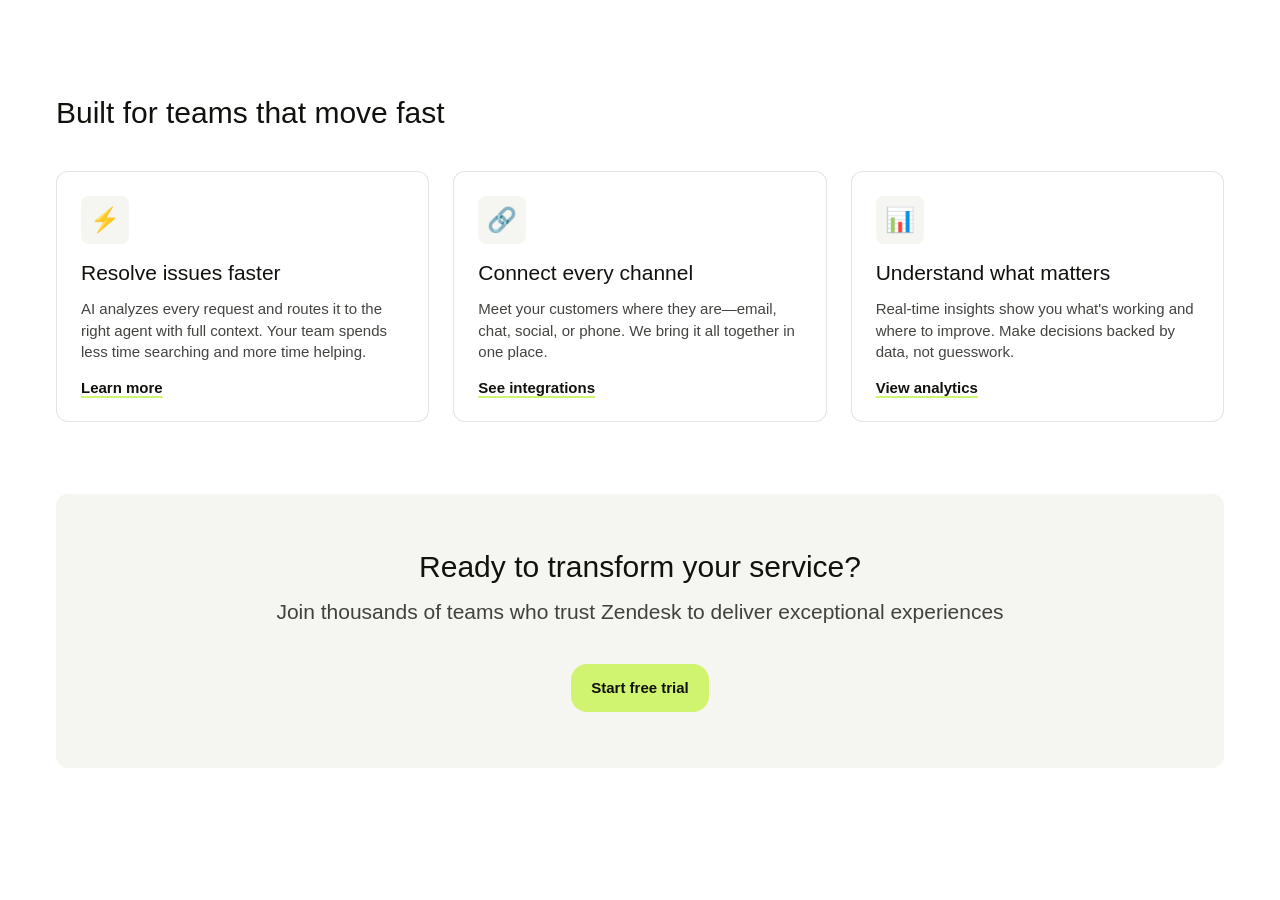
<file: .claude/skills/zendesk-brand/examples/card-component.html>
<!DOCTYPE html>
<html lang="en">
<head>
    <meta charset="UTF-8">
    <meta name="viewport" content="width=device-width, initial-scale=1.0">
    <title>Card Component Example - Zendesk Brand</title>
    <style>
        /* Import Zendesk brand tokens */
        @import url('../assets/tokens.css');

        * {
            margin: 0;
            padding: 0;
            box-sizing: border-box;
        }

        body {
            font-family: var(--font-family);
            background: var(--color-coconut);
            color: var(--color-licorice);
            padding: var(--spacer-96) var(--spacer-56);
        }

        /* Container */
        .container {
            max-width: 1200px;
            margin: 0 auto;
        }

        /* Section title */
        .section-title {
            font-size: var(--font-size-h2);
            font-weight: var(--font-weight-h2);
            line-height: var(--line-height-h2);
            margin-bottom: var(--spacer-40);
        }

        /* Card grid */
        .card-grid {
            display: grid;
            grid-template-columns: repeat(auto-fit, minmax(300px, 1fr));
            gap: var(--spacer-24);
        }

        /* Card Component - Demonstrates proper styling */
        .card {
            background: var(--color-coconut);
            border: 1px solid var(--color-neutral-light-11);
            border-radius: var(--radius-sm);
            padding: var(--spacer-24);
            transition: box-shadow 0.2s;
        }

        .card:hover {
            box-shadow: var(--shadow-s1);
        }

        /* Card icon - Using Matcha as ACCENT only (not background) */
        .card__icon {
            width: 48px;
            height: 48px;
            background: var(--color-sesame);
            border-radius: var(--radius-xs);
            display: flex;
            align-items: center;
            justify-content: center;
            font-size: 24px;
            margin-bottom: var(--spacer-16);
        }

        /* Card title - H3: 21px / Medium (500) */
        .card__title {
            font-size: var(--font-size-h3);
            font-weight: var(--font-weight-h3);
            line-height: var(--line-height-h3);
            margin-bottom: var(--spacer-12);
        }

        /* Card description - Body: 15px / Regular (400) */
        .card__description {
            font-size: var(--font-size-paragraph);
            font-weight: var(--font-weight-paragraph);
            line-height: var(--line-height-paragraph);
            color: var(--color-neutral-light-79);
            margin-bottom: var(--spacer-16);
        }

        /* Card link - Tertiary style (text only, underlined) */
        .card__link {
            color: var(--color-licorice);
            font-size: var(--font-size-paragraph);
            font-weight: 600;
            text-decoration: underline;
            text-decoration-color: var(--color-matcha);
            text-decoration-thickness: 2px;
            text-underline-offset: 3px;
            transition: text-decoration-thickness 0.15s ease;
        }

        .card__link:hover {
            text-decoration-thickness: 3px;
        }

        .card__link:focus-visible {
            outline: 2px solid var(--color-licorice);
            outline-offset: 2px;
            border-radius: 2px;
        }

        /* CTA Section - Shows proper button usage */
        .cta-section {
            background: var(--color-sesame);
            border-radius: var(--radius-sm);
            padding: var(--spacer-56);
            margin-top: var(--spacer-72);
            text-align: center;
        }

        .cta-section__title {
            font-size: var(--font-size-h2);
            font-weight: var(--font-weight-h2);
            margin-bottom: var(--spacer-16);
        }

        .cta-section__description {
            font-size: var(--font-size-paragraph-large);
            color: var(--color-neutral-light-79);
            margin-bottom: var(--spacer-40);
        }

        /* ===== BUTTONS ===== */
        /* Shared button base */
        .btn {
            display: inline-block;
            border-radius: var(--radius-md);
            padding: 10px 20px;
            font-family: var(--font-family);
            font-size: var(--font-size-paragraph);
            font-weight: 600;
            line-height: 28px;
            white-space: nowrap;
            cursor: pointer;
            text-decoration: none;
            transition: var(--transition-button);
        }

        .btn:disabled,
        .btn[aria-disabled="true"] {
            opacity: 0.5;
            cursor: not-allowed;
        }

        /* Primary button (Matcha) */
        .btn-primary {
            background: var(--color-matcha);
            color: var(--color-licorice);
            border: none;
        }

        .btn-primary:hover {
            background:
                linear-gradient(0deg, var(--color-hover-light) 0%, var(--color-hover-light) 100%),
                var(--color-matcha);
        }

        .btn-primary:active {
            background:
                linear-gradient(0deg, var(--color-active-light) 0%, var(--color-active-light) 100%),
                var(--color-matcha);
        }

        .btn-primary:focus-visible {
            outline: 2px solid var(--color-licorice);
            outline-offset: 3px;
        }
    </style>
</head>
<body>
    <!--
        CARD COMPONENT EXAMPLE
        Demonstrates Zendesk brand guidelines:

        ✅ Matcha used ONLY as accent (link underlines), not backgrounds
        ✅ Typography: H2 30px/500, H3 21px/500, Body 15px/400
        ✅ Spacing: 72, 56, 40, 24, 16, 12
        ✅ Sentence case headlines
        ✅ Active voice: "Resolve issues," "Connect channels"
        ✅ Concise feature descriptions
        ✅ THE DEFINING RULE: Limit to 1–2 Matcha elements per page (1 in CTA section)
    -->
    <div class="container">
        <!-- Section Title -->
        <h2 class="section-title">Built for teams that move fast</h2>

        <!-- Card Grid -->
        <div class="card-grid">
            <!-- Card 1 -->
            <div class="card">
                <div class="card__icon">⚡</div>
                <h3 class="card__title">Resolve issues faster</h3>
                <p class="card__description">
                    AI analyzes every request and routes it to the right agent with full context.
                    Your team spends less time searching and more time helping.
                </p>
                <a href="#" class="card__link">Learn more</a>
            </div>

            <!-- Card 2 -->
            <div class="card">
                <div class="card__icon">🔗</div>
                <h3 class="card__title">Connect every channel</h3>
                <p class="card__description">
                    Meet your customers where they are—email, chat, social, or phone.
                    We bring it all together in one place.
                </p>
                <a href="#" class="card__link">See integrations</a>
            </div>

            <!-- Card 3 -->
            <div class="card">
                <div class="card__icon">📊</div>
                <h3 class="card__title">Understand what matters</h3>
                <p class="card__description">
                    Real-time insights show you what's working and where to improve.
                    Make decisions backed by data, not guesswork.
                </p>
                <a href="#" class="card__link">View analytics</a>
            </div>
        </div>

        <!-- CTA Section - Contains THE ONLY Matcha button on page -->
        <section class="cta-section">
            <h2 class="cta-section__title">Ready to transform your service?</h2>
            <p class="cta-section__description">
                Join thousands of teams who trust Zendesk to deliver exceptional experiences
            </p>
            <!-- PRIMARY CTA - The ONLY Matcha element on this page -->
            <a href="#" class="btn btn-primary">Start free trial</a>
        </section>
    </div>
</body>
</html>
</file>
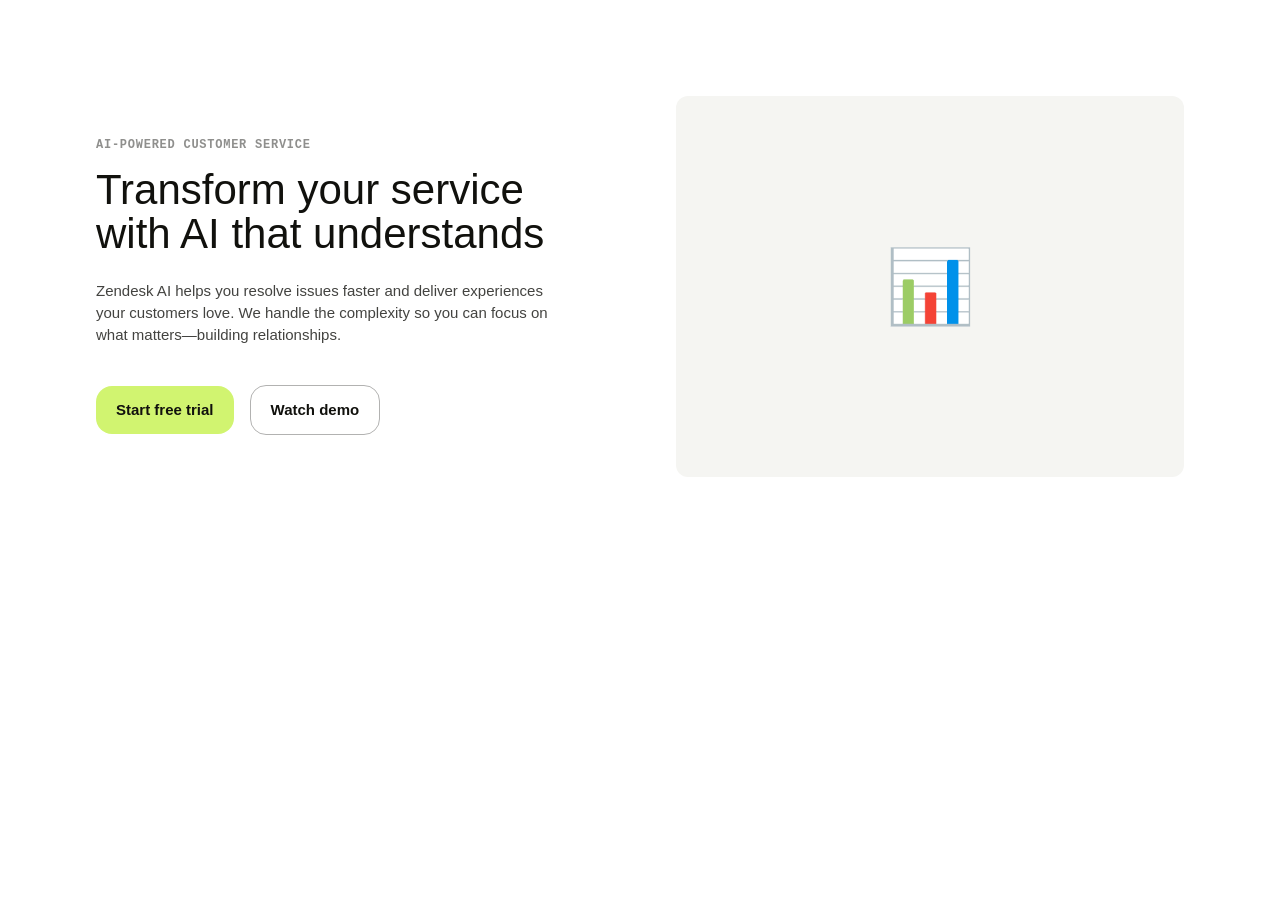
<file: .claude/skills/zendesk-brand/examples/hero-section.html>
<!DOCTYPE html>
<html lang="en">
<head>
    <meta charset="UTF-8">
    <meta name="viewport" content="width=device-width, initial-scale=1.0">
    <title>Hero Section Example - Zendesk Brand</title>
    <style>
        /* Import Zendesk brand tokens */
        @import url('../assets/tokens.css');

        /* Minimal reset */
        * {
            margin: 0;
            padding: 0;
            box-sizing: border-box;
        }

        body {
            font-family: var(--font-family);
            background: var(--color-coconut);
            color: var(--color-licorice);
        }

        /* Hero Section - Demonstrates brand guidelines */
        .hero {
            max-width: 1200px;
            margin: 0 auto;
            padding: var(--spacer-96) var(--spacer-56);
            display: grid;
            grid-template-columns: 1fr 1fr;
            gap: var(--spacer-72);
            align-items: center;
        }

        /* Supertitle (eyebrow) */
        .hero__supertitle {
            font-family: var(--font-mono);
            font-size: var(--font-size-supertitle);
            font-weight: var(--font-weight-supertitle);
            line-height: var(--line-height-supertitle);
            letter-spacing: var(--letter-spacing-supertitle);
            text-transform: uppercase;
            color: var(--color-neutral-light-47);
            margin-bottom: var(--spacer-16);
        }

        /* Headline - H1: 42px / Medium (500) */
        .hero__headline {
            font-size: var(--font-size-h1);
            font-weight: var(--font-weight-h1);
            line-height: var(--line-height-h1);
            color: var(--color-licorice);
            margin-bottom: var(--spacer-24);
        }

        /* Body copy - 15px / Regular (400) */
        .hero__body {
            font-size: var(--font-size-paragraph);
            font-weight: var(--font-weight-paragraph);
            line-height: var(--line-height-paragraph);
            color: var(--color-neutral-light-79);
            margin-bottom: var(--spacer-40);
            max-width: 480px;
        }

        /* CTA Group */
        .hero__ctas {
            display: flex;
            gap: var(--spacer-16);
            align-items: center;
        }

        /* ===== BUTTONS ===== */
        /* Shared button base */
        .btn {
            display: inline-block;
            border-radius: var(--radius-md);
            padding: 10px 20px;
            font-family: var(--font-family);
            font-size: var(--font-size-paragraph);
            font-weight: 600;
            line-height: 28px;
            white-space: nowrap;
            cursor: pointer;
            text-decoration: none;
            transition: var(--transition-button);
        }

        .btn:disabled,
        .btn[aria-disabled="true"] {
            opacity: 0.5;
            cursor: not-allowed;
        }

        /* Primary button (Matcha) */
        .btn-primary {
            background: var(--color-matcha);
            color: var(--color-licorice);
            border: none;
        }

        .btn-primary:hover {
            background:
                linear-gradient(0deg, var(--color-hover-light) 0%, var(--color-hover-light) 100%),
                var(--color-matcha);
        }

        .btn-primary:active {
            background:
                linear-gradient(0deg, var(--color-active-light) 0%, var(--color-active-light) 100%),
                var(--color-matcha);
        }

        .btn-primary:focus-visible {
            outline: 2px solid var(--color-licorice);
            outline-offset: 3px;
        }

        /* Secondary button (outline) */
        .btn-secondary {
            background: transparent;
            color: var(--color-licorice);
            border: 1px solid var(--color-neutral-light-32);
        }

        .btn-secondary:hover {
            background: var(--color-hover-light);
        }

        .btn-secondary:active {
            background: var(--color-active-light);
        }

        .btn-secondary:focus-visible {
            outline: 2px solid var(--color-licorice);
            outline-offset: 3px;
        }

        /* Hero image placeholder */
        .hero__image {
            background: var(--color-sesame);
            border-radius: var(--radius-sm);
            aspect-ratio: 4 / 3;
            display: flex;
            align-items: center;
            justify-content: center;
            font-size: 72px;
        }

        /* Responsive */
        @media (max-width: 767px) {
            .hero {
                grid-template-columns: 1fr;
                padding: var(--spacer-56) var(--spacer-24);
                gap: var(--spacer-40);
            }

            .hero__headline {
                font-size: 30px;
            }

            .hero__ctas {
                flex-direction: column;
                align-items: flex-start;
            }
        }
    </style>
</head>
<body>
    <!--
        HERO SECTION EXAMPLE
        Demonstrates Zendesk brand guidelines:

        ✅ THE DEFINING RULE: Limit to 1–2 Matcha elements per page
        ✅ Active voice: "Transform your service" (not "Service is transformed")
        ✅ Sentence case headline (only first letter capitalized)
        ✅ Direct address: "you," "your"
        ✅ Concise copy: 2-3 sentences, ~80 characters
        ✅ Proper spacing scale: 96, 72, 56, 40, 24, 16, 12
        ✅ Typography: H1 42px/500, Body 15px/400
        ✅ Button hierarchy: Primary (Matcha), Secondary (outline)
        ✅ No jargon or business clichés
    -->
    <section class="hero">
        <div class="hero__content">
            <!-- Supertitle (eyebrow) - Optional, good for SEO -->
            <div class="hero__supertitle">AI-Powered Customer Service</div>

            <!-- Headline: Sentence case, lead with verb, ~30 characters -->
            <h1 class="hero__headline">Transform your service with AI that understands</h1>

            <!-- Body copy: Active voice, direct address (you/your), 2-3 sentences -->
            <p class="hero__body">
                Zendesk AI helps you resolve issues faster and deliver experiences your customers love.
                We handle the complexity so you can focus on what matters—building relationships.
            </p>

            <!-- CTAs: Limit to 1–2 Matcha elements per page -->
            <div class="hero__ctas">
                <!-- PRIMARY: The ONLY Matcha element on this page -->
                <a href="#" class="btn btn-primary">Start free trial</a>

                <!-- SECONDARY: Outline style, NOT Matcha -->
                <a href="#" class="btn btn-secondary">Watch demo</a>
            </div>
        </div>

        <!-- Hero image: Rounded rectangle (never circle) -->
        <div class="hero__image">
            📊
        </div>
    </section>
</body>
</html>
</file>
